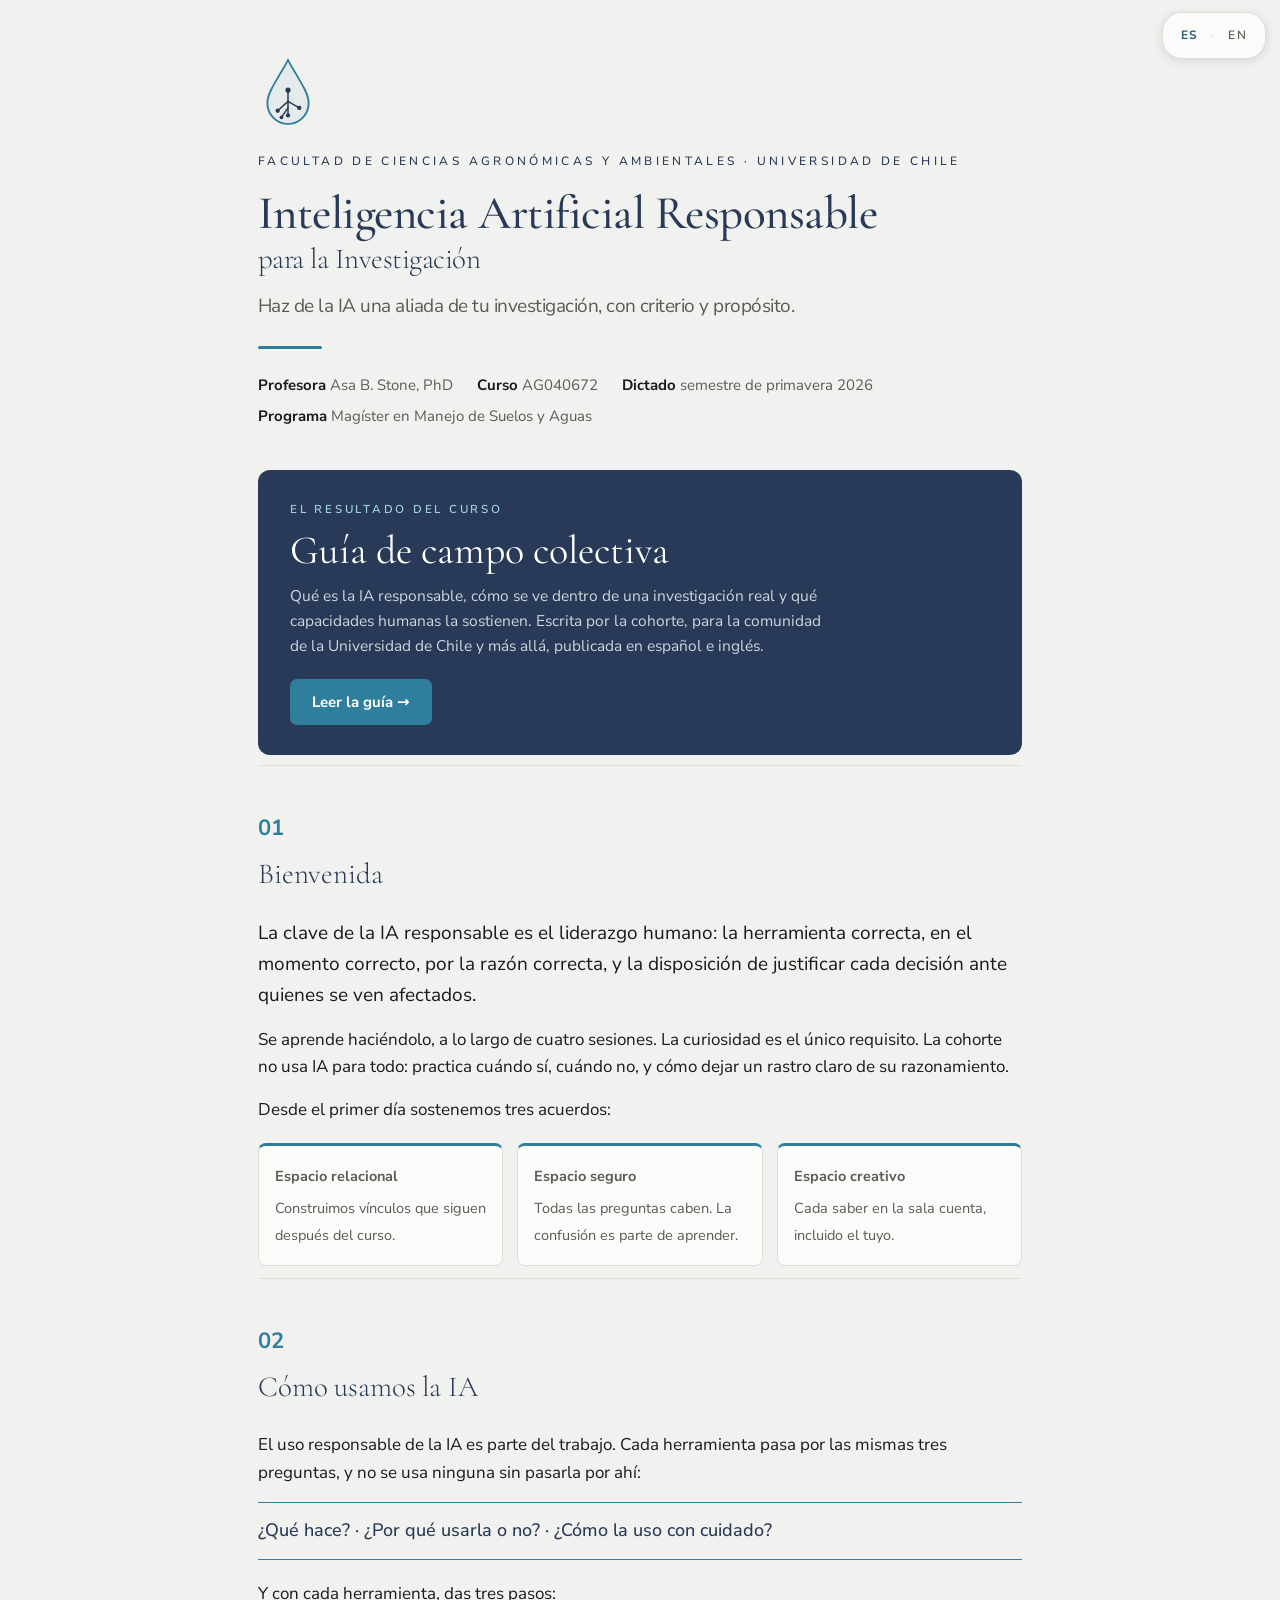
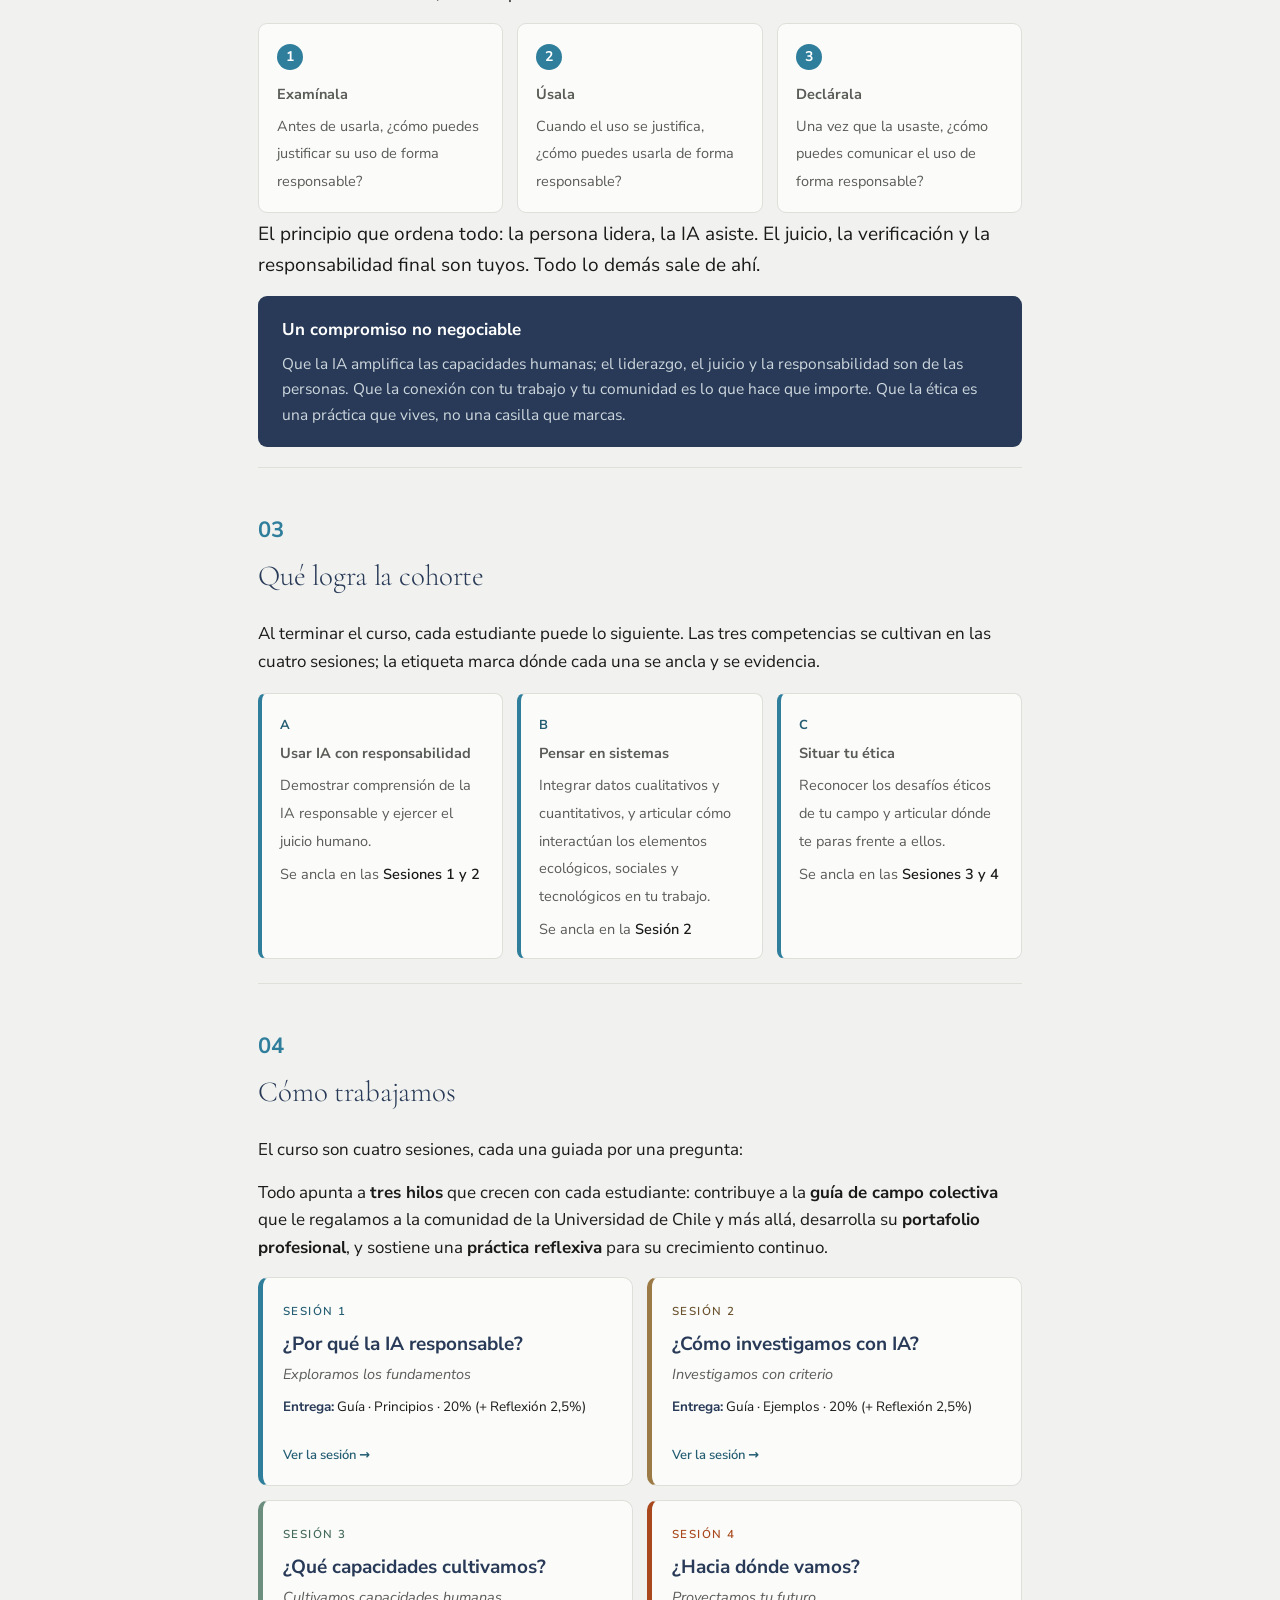
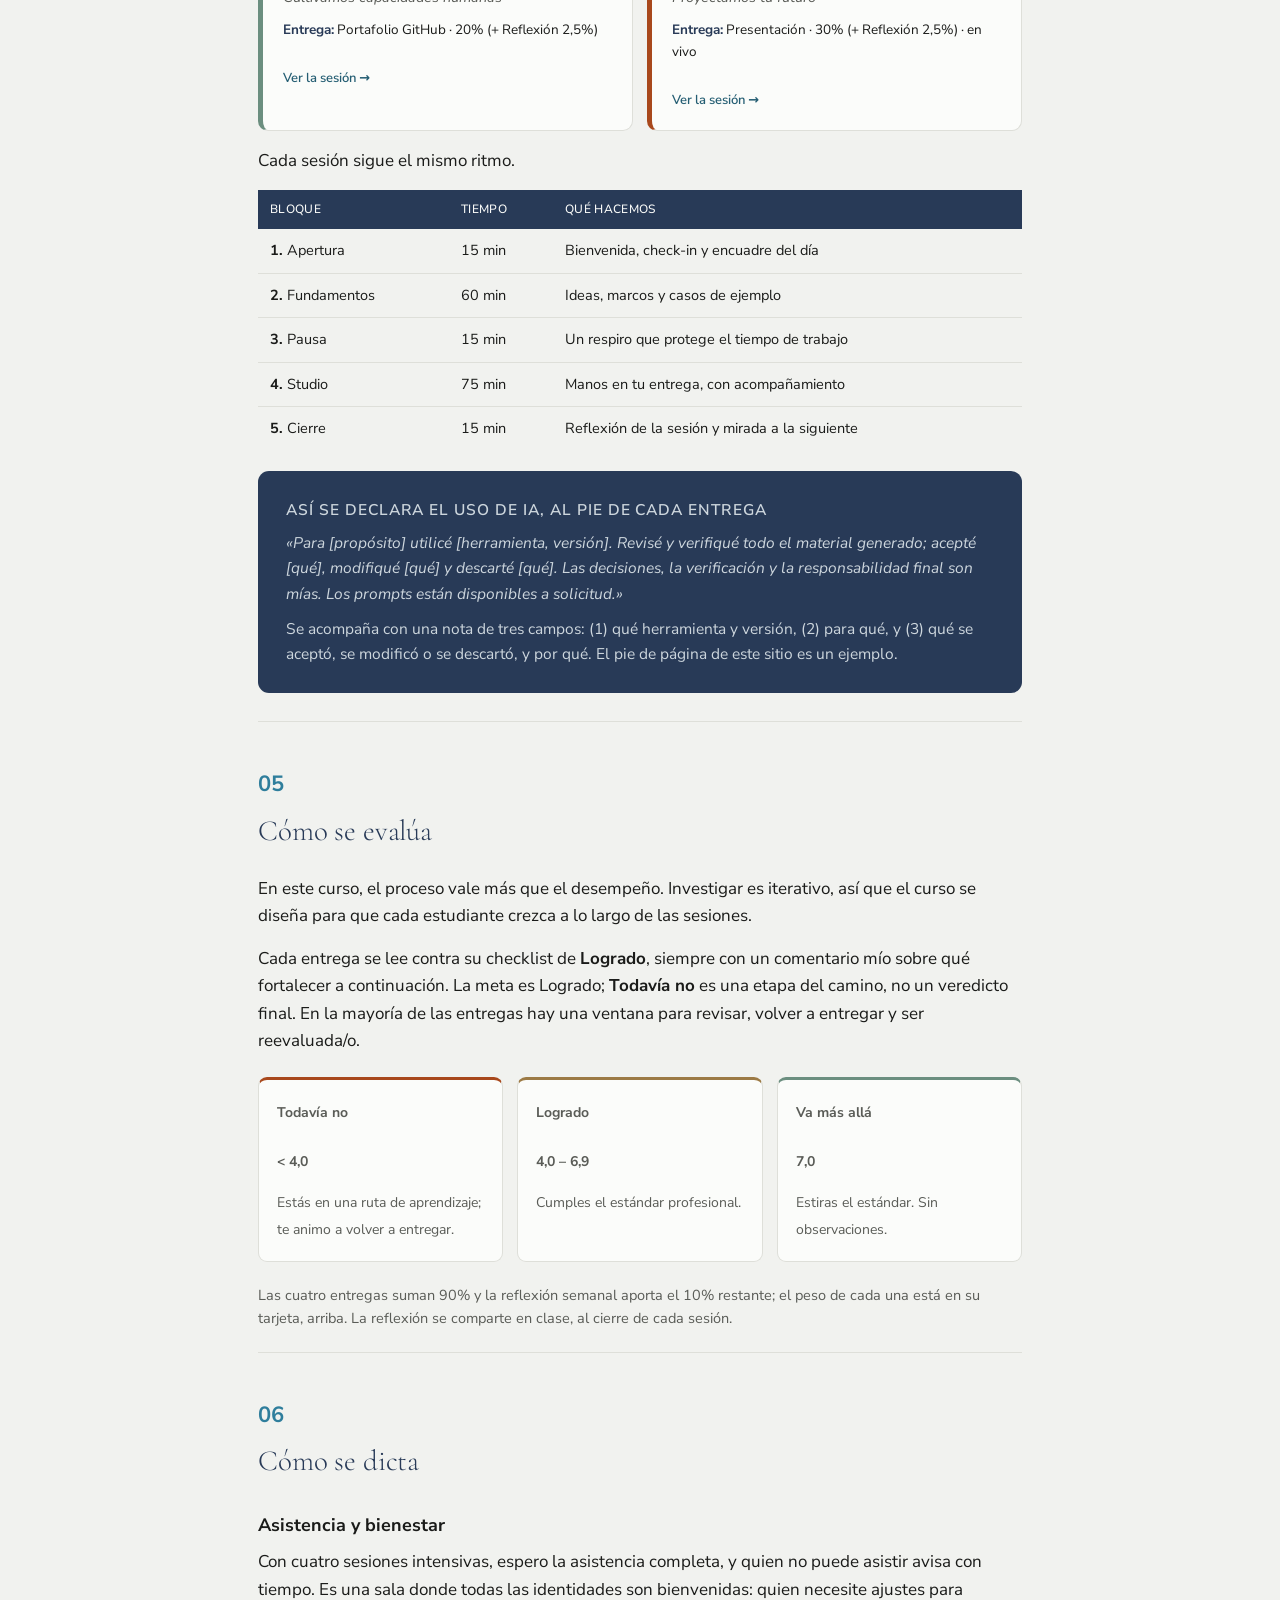
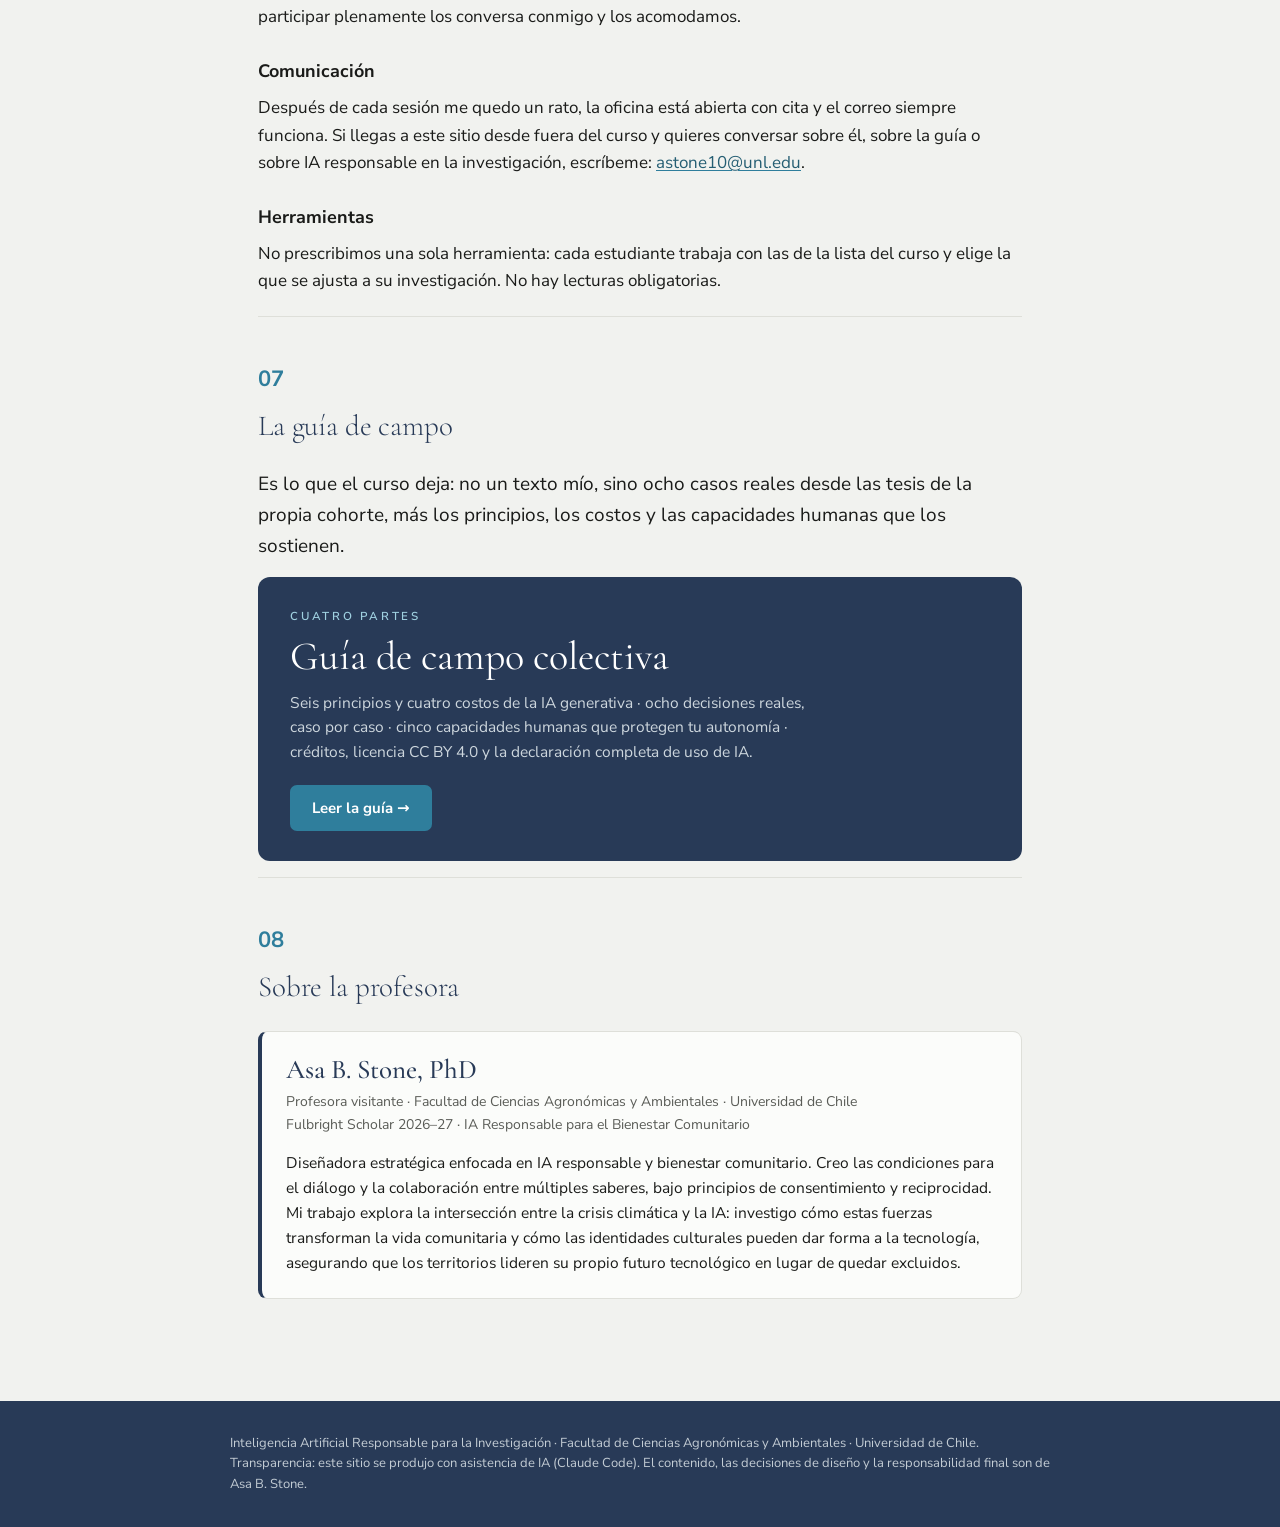
<file: index.html>
<!DOCTYPE html>
<html lang="es">
<head>
<meta charset="utf-8">
<meta name="viewport" content="width=device-width, initial-scale=1">
<title>Inteligencia Artificial Responsable para la Investigación · UChile</title>
<link rel="preconnect" href="https://fonts.googleapis.com">
<link rel="preconnect" href="https://fonts.gstatic.com" crossorigin>
<link href="https://fonts.googleapis.com/css2?family=Cormorant+Garamond:ital,wght@0,300;0,400;0,500;1,300;1,400&family=Nunito+Sans:ital,opsz,wght@0,6..12,300;0,6..12,400;0,6..12,500;0,6..12,700;1,6..12,400&display=swap" rel="stylesheet">
<link rel="stylesheet" href="styles.css">
<link rel="icon" href="favicon.svg" type="image/svg+xml">
<meta name="theme-color" content="#283A57">
<meta name="description" content="Registro público del curso AG040672 de la Facultad de Ciencias Agronómicas y Ambientales (U. de Chile), dictado en agosto y septiembre de 2026. Su resultado es una guía de campo colectiva sobre IA responsable en la investigación, escrita por la cohorte.">
<meta property="og:title" content="Inteligencia Artificial Responsable para la Investigación">
<meta property="og:description" content="Cuatro sesiones dictadas en agosto y septiembre de 2026, y la guía de campo colectiva que salió de ellas. Facultad de Ciencias Agronómicas y Ambientales · U. de Chile.">
<meta property="og:type" content="website">
<meta property="og:locale" content="es_CL">
</head>
<body data-lang="es">
<div class="langbar" role="group" aria-label="Idioma / Language">
  <button data-set="es" class="active" aria-pressed="true">ES</button><span aria-hidden="true">·</span><button data-set="en" aria-pressed="false">EN</button>
</div>

<div class="wrap">

<header class="mast">
  <svg class="mark" width="60" height="80" viewBox="0 0 64 84" fill="none" aria-hidden="true">
    <path d="M32 8 C 44 30, 54 42, 54 54 A 22 22 0 1 1 10 54 C 10 42, 20 30, 32 8 Z" fill="#2F7E9C" fill-opacity=".06" stroke="#2F7E9C" stroke-width="2"/>
    <g stroke="#283A57" stroke-width="1.6" stroke-linecap="round">
      <line x1="32" y1="40" x2="32" y2="67"/>
      <line x1="32" y1="52" x2="21" y2="62"/>
      <line x1="32" y1="52" x2="44" y2="59"/>
      <line x1="32" y1="59" x2="25" y2="69"/>
    </g>
    <g fill="#283A57">
      <circle cx="32" cy="40" r="2.7"/><circle cx="21" cy="62" r="2.3"/><circle cx="44" cy="59" r="2.3"/>
      <circle cx="25" cy="69" r="2"/><circle cx="32" cy="67" r="2.3"/>
    </g>
  </svg>
  <p class="eyebrow"><span class="lang-es">Facultad de Ciencias Agronómicas y Ambientales · Universidad de Chile</span><span class="lang-en">Facultad de Ciencias Agronómicas y Ambientales · University of Chile</span></p>
  <h1><span class="big"><span class="lang-es">Inteligencia Artificial Responsable</span><span class="lang-en">Responsible Artificial Intelligence</span></span><span class="sub"><span class="lang-es">para la Investigación</span><span class="lang-en">for Research</span></span>
    <span class="lede"><span class="lang-es">Haz de la IA una aliada de tu investigación, con criterio y propósito.</span><span class="lang-en">Make AI an ally of your research, with judgment and purpose.</span></span>
  </h1>
  <div class="rule"></div>
  <div class="facts">
    <span><b><span class="lang-es">Profesora</span><span class="lang-en">Instructor</span></b> Asa B. Stone, PhD</span>
    <span><b><span class="lang-es">Curso</span><span class="lang-en">Course</span></b> AG040672</span>
    <span><b><span class="lang-es">Dictado</span><span class="lang-en">Taught</span></b> <span class="lang-es">semestre de primavera 2026</span><span class="lang-en">Spring semester 2026</span></span>
    <span><b><span class="lang-es">Programa</span><span class="lang-en">Program</span></b> <span class="lang-es">Magíster en Manejo de Suelos y Aguas</span><span class="lang-en">Master&#39;s in Soil and Water Management</span></span>
  </div>
</header>

<div class="guiacta">
  <span class="gk"><span class="lang-es">El resultado del curso</span><span class="lang-en">What the course produced</span></span>
  <span class="gt"><span class="lang-es">Guía de campo colectiva</span><span class="lang-en">Collective field guide</span></span>
  <span class="gd"><span class="lang-es">Qué es la IA responsable, cómo se ve dentro de una investigación real y qué capacidades humanas la sostienen. Escrita por la cohorte, para la comunidad de la Universidad de Chile y más allá, publicada en español e inglés.</span><span class="lang-en">What responsible AI is, what it looks like inside real research, and which human capacities hold it up. Written by the cohort, for the University of Chile community and beyond, published in Spanish and English.</span></span>
  <a class="gbtn" href="guia.html"><span class="lang-es">Leer la guía →</span><span class="lang-en">Read the guide →</span></a>
</div>

<section>
  <span class="snum">01</span>
  <h2><span class="lang-es">Bienvenida</span><span class="lang-en">Welcome</span></h2>
  <p class="lead"><span class="lang-es">La clave de la IA responsable es el liderazgo humano: la herramienta correcta, en el momento correcto, por la razón correcta, y la disposición de justificar cada decisión ante quienes se ven afectados.</span><span class="lang-en">The key to responsible AI is human leadership: the right tool, at the right moment, for the right reason, and the willingness to justify every decision to those it affects.</span></p>
  <p><span class="lang-es">Se aprende haciéndolo, a lo largo de cuatro sesiones. La curiosidad es el único requisito. La cohorte no usa IA para todo: practica cuándo sí, cuándo no, y cómo dejar un rastro claro de su razonamiento.</span><span class="lang-en">The cohort learns by doing, across four sessions. Curiosity is the only prerequisite. They do not use AI for everything: they practice deciding when to, when not to, and how to leave a clear trail of their reasoning.</span></p>
  <p><span class="lang-es">Desde el primer día sostenemos tres acuerdos:</span><span class="lang-en">From day one we hold three agreements:</span></p>
  <div class="pledges">
    <div class="pledge"><b><span class="lang-es">Espacio relacional</span><span class="lang-en">Relational space</span></b><span><span class="lang-es">Construimos vínculos que siguen después del curso.</span><span class="lang-en">We build bonds that outlast the course.</span></span></div>
    <div class="pledge"><b><span class="lang-es">Espacio seguro</span><span class="lang-en">Safe space</span></b><span><span class="lang-es">Todas las preguntas caben. La confusión es parte de aprender.</span><span class="lang-en">Every question belongs. Confusion is part of learning.</span></span></div>
    <div class="pledge"><b><span class="lang-es">Espacio creativo</span><span class="lang-en">Creative space</span></b><span><span class="lang-es">Cada saber en la sala cuenta, incluido el tuyo.</span><span class="lang-en">Every kind of knowledge in the room counts, yours included.</span></span></div>
  </div>
</section>

<section id="uso">
  <span class="snum">02</span>
  <h2><span class="lang-es">Cómo usamos la IA</span><span class="lang-en">How we use AI</span></h2>
  <p><span class="lang-es">El uso responsable de la IA es parte del trabajo. Cada herramienta pasa por las mismas tres preguntas, y no se usa ninguna sin pasarla por ahí:</span><span class="lang-en">Responsible AI use is part of the work. Every tool goes through the same three questions, and none gets used without running through them:</span></p>
  <div class="threeq"><span class="lang-es">¿Qué hace? · ¿Por qué usarla o no? · ¿Cómo la uso con cuidado?</span><span class="lang-en">What does it do? · Why or why not use it? · How do I use it with care?</span></div>
  <p><span class="lang-es">Y con cada herramienta, das tres pasos:</span><span class="lang-en">And with each tool, you take three steps:</span></p>
  <div class="flow">
    <div class="step"><span class="n">1</span><b><span class="lang-es">Examínala</span><span class="lang-en">Examine it</span></b><span><span class="lang-es">Antes de usarla, ¿cómo puedes justificar su uso de forma responsable?</span><span class="lang-en">Before using it, how can you justify the use responsibly?</span></span></div>
    <div class="step"><span class="n">2</span><b><span class="lang-es">Úsala</span><span class="lang-en">Use it</span></b><span><span class="lang-es">Cuando el uso se justifica, ¿cómo puedes usarla de forma responsable?</span><span class="lang-en">When the use is justified, how can you use it responsibly?</span></span></div>
    <div class="step"><span class="n">3</span><b><span class="lang-es">Declárala</span><span class="lang-en">Declare it</span></b><span><span class="lang-es">Una vez que la usaste, ¿cómo puedes comunicar el uso de forma responsable?</span><span class="lang-en">Once you used it, how can you communicate the use responsibly?</span></span></div>
  </div>
  <p class="lead"><span class="lang-es">El principio que ordena todo: la persona lidera, la IA asiste. El juicio, la verificación y la responsabilidad final son tuyos. Todo lo demás sale de ahí.</span><span class="lang-en">The principle behind everything: the human leads, AI assists. The judgment, the verification, and the final responsibility are yours. Everything else follows from that.</span></p>
  <div class="durable">
    <b><span class="lang-es">Un compromiso no negociable</span><span class="lang-en">A non-negotiable commitment</span></b>
    <p><span class="lang-es">Que la IA amplifica las capacidades humanas; el liderazgo, el juicio y la responsabilidad son de las personas. Que la conexión con tu trabajo y tu comunidad es lo que hace que importe. Que la ética es una práctica que vives, no una casilla que marcas.</span><span class="lang-en">That AI amplifies human capacities; leadership, judgment, and responsibility belong to people. That connection to your work and your community is what makes it matter. That ethics is a practice you live, not a box you check.</span></p>
  </div>
</section>

<section>
  <span class="snum">03</span>
  <h2><span class="lang-es">Qué logra la cohorte</span><span class="lang-en">What the cohort achieves</span></h2>
  <p><span class="lang-es">Al terminar el curso, cada estudiante puede lo siguiente. Las tres competencias se cultivan en las cuatro sesiones; la etiqueta marca dónde cada una se ancla y se evidencia.</span><span class="lang-en">By the end of the course, each student can do the following. All three competencies are cultivated across the four sessions; the tag marks where each one is anchored and evidenced.</span></p>
  <div class="outcomes">
    <div class="oc"><span class="id">A</span><b><span class="lang-es">Usar IA con responsabilidad</span><span class="lang-en">Use AI responsibly</span></b><span><span class="lang-es">Demostrar comprensión de la IA responsable y ejercer el juicio humano.</span><span class="lang-en">Demonstrate understanding of responsible AI and practice human judgment.</span></span><span class="tag"><span class="lang-es">Se ancla en las <em>Sesiones 1 y 2</em></span><span class="lang-en">Anchored in <em>Sessions 1 &amp; 2</em></span></span></div>
    <div class="oc"><span class="id">B</span><b><span class="lang-es">Pensar en sistemas</span><span class="lang-en">Think in systems</span></b><span><span class="lang-es">Integrar datos cualitativos y cuantitativos, y articular cómo interactúan los elementos ecológicos, sociales y tecnológicos en tu trabajo.</span><span class="lang-en">Integrate qualitative and quantitative data, and articulate how the ecological, social, and technological elements interact in your work.</span></span><span class="tag"><span class="lang-es">Se ancla en la <em>Sesión 2</em></span><span class="lang-en">Anchored in <em>Session 2</em></span></span></div>
    <div class="oc"><span class="id">C</span><b><span class="lang-es">Situar tu ética</span><span class="lang-en">Situate your ethics</span></b><span><span class="lang-es">Reconocer los desafíos éticos de tu campo y articular dónde te paras frente a ellos.</span><span class="lang-en">Recognize your field's ethical challenges and articulate where you stand on them.</span></span><span class="tag"><span class="lang-es">Se ancla en las <em>Sesiones 3 y 4</em></span><span class="lang-en">Anchored in <em>Sessions 3 &amp; 4</em></span></span></div>
  </div>
</section>

<section>
  <span class="snum">04</span>
  <h2><span class="lang-es">Cómo trabajamos</span><span class="lang-en">How we work</span></h2>
  <p><span class="lang-es">El curso son cuatro sesiones, cada una guiada por una pregunta:</span><span class="lang-en">The course is four sessions, each guided by a question:</span></p>
  <p><span class="lang-es">Todo apunta a <strong>tres hilos</strong> que crecen con cada estudiante: contribuye a la <strong>guía de campo colectiva</strong> que le regalamos a la comunidad de la Universidad de Chile y más allá, desarrolla su <strong>portafolio profesional</strong>, y sostiene una <strong>práctica reflexiva</strong> para su crecimiento continuo.</span><span class="lang-en">Everything builds on <strong>three threads</strong> that grow with each student: they contribute to the <strong>collective field guide</strong> we gift to the University of Chile community and beyond, they develop their <strong>professional portfolio</strong>, and they sustain a <strong>reflective practice</strong> for their continuous growth.</span></p>
  <div class="weekgrid">
    <a class="card c1" href="sesion-1.html"><span class="wk"><span class="lang-es">Sesión 1</span><span class="lang-en">Session 1</span></span><h3><span class="lang-es">¿Por qué la IA responsable?</span><span class="lang-en">Why responsible AI?</span></h3><p class="q"><span class="lang-es">Exploramos los fundamentos</span><span class="lang-en">We explore the foundations</span></p><p class="drop"><b><span class="lang-es">Entrega:</span><span class="lang-en">Deliverable:</span></b> <span class="lang-es">Guía · Principios · 20% (+ Reflexión 2,5%)</span><span class="lang-en">Guide · Principles · 20% (+ Reflection 2.5%)</span></p><span class="more"><span class="lang-es">Ver la sesión →</span><span class="lang-en">See the session →</span></span></a>
    <a class="card c2" href="sesion-2.html"><span class="wk"><span class="lang-es">Sesión 2</span><span class="lang-en">Session 2</span></span><h3><span class="lang-es">¿Cómo investigamos con IA?</span><span class="lang-en">How do we research with AI?</span></h3><p class="q"><span class="lang-es">Investigamos con criterio</span><span class="lang-en">We research with judgment</span></p><p class="drop"><b><span class="lang-es">Entrega:</span><span class="lang-en">Deliverable:</span></b> <span class="lang-es">Guía · Ejemplos · 20% (+ Reflexión 2,5%)</span><span class="lang-en">Guide · Examples · 20% (+ Reflection 2.5%)</span></p><span class="more"><span class="lang-es">Ver la sesión →</span><span class="lang-en">See the session →</span></span></a>
    <a class="card c3" href="sesion-3.html"><span class="wk"><span class="lang-es">Sesión 3</span><span class="lang-en">Session 3</span></span><h3><span class="lang-es">¿Qué capacidades cultivamos?</span><span class="lang-en">Which capacities do we cultivate?</span></h3><p class="q"><span class="lang-es">Cultivamos capacidades humanas</span><span class="lang-en">We cultivate human capacities</span></p><p class="drop"><b><span class="lang-es">Entrega:</span><span class="lang-en">Deliverable:</span></b> <span class="lang-es">Portafolio GitHub · 20% (+ Reflexión 2,5%)</span><span class="lang-en">GitHub portfolio · 20% (+ Reflection 2.5%)</span></p><span class="more"><span class="lang-es">Ver la sesión →</span><span class="lang-en">See the session →</span></span></a>
    <a class="card c4" href="sesion-4.html"><span class="wk"><span class="lang-es">Sesión 4</span><span class="lang-en">Session 4</span></span><h3><span class="lang-es">¿Hacia dónde vamos?</span><span class="lang-en">Where are we headed?</span></h3><p class="q"><span class="lang-es">Proyectamos tu futuro</span><span class="lang-en">We look to your future</span></p><p class="drop"><b><span class="lang-es">Entrega:</span><span class="lang-en">Deliverable:</span></b> <span class="lang-es">Presentación · 30% (+ Reflexión 2,5%) · en vivo</span><span class="lang-en">Presentation · 30% (+ Reflection 2.5%) · live</span></p><span class="more"><span class="lang-es">Ver la sesión →</span><span class="lang-en">See the session →</span></span></a>
  </div>
  <p><span class="lang-es">Cada sesión sigue el mismo ritmo.</span><span class="lang-en">Every session follows the same rhythm.</span></p>
  <table>
    <tr><th><span class="lang-es">Bloque</span><span class="lang-en">Block</span></th><th><span class="lang-es">Tiempo</span><span class="lang-en">Time</span></th><th><span class="lang-es">Qué hacemos</span><span class="lang-en">What we do</span></th></tr>
    <tr><td><span class="wkn">1.</span> <span class="lang-es">Apertura</span><span class="lang-en">Opening</span></td><td>15 min</td><td><span class="lang-es">Bienvenida, check-in y encuadre del día</span><span class="lang-en">Welcome, check-in, and framing the day</span></td></tr>
    <tr><td><span class="wkn">2.</span> <span class="lang-es">Fundamentos</span><span class="lang-en">Fundamentals</span></td><td>60 min</td><td><span class="lang-es">Ideas, marcos y casos de ejemplo</span><span class="lang-en">Ideas, frameworks, and example cases</span></td></tr>
    <tr><td><span class="wkn">3.</span> <span class="lang-es">Pausa</span><span class="lang-en">Break</span></td><td>15 min</td><td><span class="lang-es">Un respiro que protege el tiempo de trabajo</span><span class="lang-en">A breather that protects work time</span></td></tr>
    <tr><td><span class="wkn">4.</span> Studio</td><td>75 min</td><td><span class="lang-es">Manos en tu entrega, con acompañamiento</span><span class="lang-en">Hands on your deliverable, with support</span></td></tr>
    <tr><td><span class="wkn">5.</span> <span class="lang-es">Cierre</span><span class="lang-en">Close</span></td><td>15 min</td><td><span class="lang-es">Reflexión de la sesión y mirada a la siguiente</span><span class="lang-en">Session reflection and a look at the next</span></td></tr>
  </table>
  <div class="principle" id="declaracion">
    <p class="plabel"><span class="lang-es">Así se declara el uso de IA, al pie de cada entrega</span><span class="lang-en">How AI use is declared, at the foot of every deliverable</span></p>
    <p class="pq"><span class="lang-es">«Para [propósito] utilicé [herramienta, versión]. Revisé y verifiqué todo el material generado; acepté [qué], modifiqué [qué] y descarté [qué]. Las decisiones, la verificación y la responsabilidad final son mías. Los prompts están disponibles a solicitud.»</span><span class="lang-en">"For [purpose] I used [tool, version]. I reviewed and verified all generated material; I accepted [what], modified [what], and discarded [what]. The decisions, the verification, and the final responsibility are mine. Prompts are available on request."</span></p>
    <p class="pf"><span class="lang-es">Se acompaña con una nota de tres campos: (1) qué herramienta y versión, (2) para qué, y (3) qué se aceptó, se modificó o se descartó, y por qué. El pie de página de este sitio es un ejemplo.</span><span class="lang-en">It is accompanied by a three-field note: (1) which tool and version, (2) what for, and (3) what was accepted, modified, or discarded, and why. This site&#39;s footer is an example.</span></p>
  </div>
</section>

<section id="evaluacion">
  <span class="snum">05</span>
  <h2><span class="lang-es">Cómo se evalúa</span><span class="lang-en">How you're assessed</span></h2>
  <p><span class="lang-es">En este curso, el proceso vale más que el desempeño. Investigar es iterativo, así que el curso se diseña para que cada estudiante crezca a lo largo de las sesiones.</span><span class="lang-en">In this course, process counts for more than performance. Research is iterative, so the course is designed for each student to grow across the sessions.</span></p>
  <p><span class="lang-es">Cada entrega se lee contra su checklist de <strong>Logrado</strong>, siempre con un comentario mío sobre qué fortalecer a continuación. La meta es Logrado; <strong>Todavía no</strong> es una etapa del camino, no un veredicto final. En la mayoría de las entregas hay una ventana para revisar, volver a entregar y ser reevaluada/o.</span><span class="lang-en">Each deliverable is read against its <strong>Achieved</strong> checklist, always with a comment from me on what to strengthen next. The goal is Achieved; <strong>Not yet</strong> is a stage on the path, not a final verdict. For most deliverables there is a window to revise, resubmit, and be reevaluated.</span></p>
  <div class="band">
    <div class="bcell lv-no"><b><span class="lang-es">Todavía no</span><span class="lang-en">Not yet</span></b><span class="g"><span class="lang-es">&lt; 4,0</span><span class="lang-en">&lt; 4.0</span></span><span><span class="lang-es">Estás en una ruta de aprendizaje; te animo a volver a entregar.</span><span class="lang-en">You're on a learning path and encouraged to resubmit.</span></span></div>
    <div class="bcell lv-si"><b><span class="lang-es">Logrado</span><span class="lang-en">Achieved</span></b><span class="g"><span class="lang-es">4,0 – 6,9</span><span class="lang-en">4.0 – 6.9</span></span><span><span class="lang-es">Cumples el estándar profesional.</span><span class="lang-en">You meet the professional standard.</span></span></div>
    <div class="bcell lv-mas"><b><span class="lang-es">Va más allá</span><span class="lang-en">Goes beyond</span></b><span class="g"><span class="lang-es">7,0</span><span class="lang-en">7.0</span></span><span><span class="lang-es">Estiras el estándar. Sin observaciones.</span><span class="lang-en">You stretch the standard. No notes.</span></span></div>
  </div>
  <p style="font-size:14.5px;color:var(--hai);"><span class="lang-es">Las cuatro entregas suman 90% y la reflexión semanal aporta el 10% restante; el peso de cada una está en su tarjeta, arriba. La reflexión se comparte en clase, al cierre de cada sesión.</span><span class="lang-en">The four deliverables add up to 90% and the weekly reflection contributes the remaining 10%; each one&#39;s weight is on its card, above. The reflection is shared in class, at the close of each session.</span></p>
</section>

<section>
  <span class="snum">06</span>
  <h2><span class="lang-es">Cómo se dicta</span><span class="lang-en">How it runs</span></h2>
  <h3><span class="lang-es">Asistencia y bienestar</span><span class="lang-en">Attendance and wellbeing</span></h3>
  <p><span class="lang-es">Con cuatro sesiones intensivas, espero la asistencia completa, y quien no puede asistir avisa con tiempo. Es una sala donde todas las identidades son bienvenidas: quien necesite ajustes para participar plenamente los conversa conmigo y los acomodamos.</span><span class="lang-en">With four intensive sessions, I expect full attendance, and anyone who cannot attend lets me know in advance. It is a room where all identities are welcome: anyone who needs accommodations to participate fully talks it through with me and we work it out.</span></p>
  <h3><span class="lang-es">Comunicación</span><span class="lang-en">Communication</span></h3>
  <p><span class="lang-es">Después de cada sesión me quedo un rato, la oficina está abierta con cita y el correo siempre funciona. Si llegas a este sitio desde fuera del curso y quieres conversar sobre él, sobre la guía o sobre IA responsable en la investigación, escríbeme: <a href="mailto:astone10@unl.edu">astone10@unl.edu</a>.</span><span class="lang-en">After every session I stay around, my office is open by appointment, and email always works. If you arrive at this site from outside the course and want to talk about it, about the guide, or about responsible AI in research, write to me: <a href="mailto:astone10@unl.edu">astone10@unl.edu</a>.</span></p>
  <h3><span class="lang-es">Herramientas</span><span class="lang-en">Tools</span></h3>
  <p><span class="lang-es">No prescribimos una sola herramienta: cada estudiante trabaja con las de la lista del curso y elige la que se ajusta a su investigación. No hay lecturas obligatorias.</span><span class="lang-en">We do not prescribe a single tool: each student works with those on the course list and chooses the one that fits their research. There are no required readings.</span></p>
</section>


<section id="guia-resumen">
  <span class="snum">07</span>
  <h2><span class="lang-es">La guía de campo</span><span class="lang-en">The field guide</span></h2>
  <p class="lead"><span class="lang-es">Es lo que el curso deja: no un texto mío, sino ocho casos reales desde las tesis de la propia cohorte, más los principios, los costos y las capacidades humanas que los sostienen.</span><span class="lang-en">It's what the course leaves behind: not a text of mine, but eight real cases from the cohort's own theses, plus the principles, the costs, and the human capacities that hold them up.</span></p>
  <div class="guiacta">
    <span class="gk"><span class="lang-es">Cuatro partes</span><span class="lang-en">Four parts</span></span>
    <span class="gt"><span class="lang-es">Guía de campo colectiva</span><span class="lang-en">Collective field guide</span></span>
    <span class="gd"><span class="lang-es">Seis principios y cuatro costos de la IA generativa · ocho decisiones reales, caso por caso · cinco capacidades humanas que protegen tu autonomía · créditos, licencia CC&nbsp;BY&nbsp;4.0 y la declaración completa de uso de IA.</span><span class="lang-en">Six principles and four costs of generative AI · eight real decisions, case by case · five human capacities that protect your autonomy · credits, CC&nbsp;BY&nbsp;4.0 license, and the full AI-use declaration.</span></span>
    <a class="gbtn" href="guia.html"><span class="lang-es">Leer la guía →</span><span class="lang-en">Read the guide →</span></a>
  </div>
</section>

<section id="profesora">
  <span class="snum">08</span>
  <h2><span class="lang-es">Sobre la profesora</span><span class="lang-en">About the instructor</span></h2>
  <div class="bio">
    <p class="bname">Asa B. Stone, PhD</p>
    <p class="brole"><span class="lang-es">Profesora visitante · Facultad de Ciencias Agronómicas y Ambientales · Universidad de Chile<br>Fulbright Scholar 2026&ndash;27 · IA Responsable para el Bienestar Comunitario</span><span class="lang-en">Visiting Professor · Facultad de Ciencias Agronómicas y Ambientales · University of Chile<br>Fulbright Scholar 2026&ndash;27 · Responsible AI for Community Wellbeing</span></p>
    <p><span class="lang-es">Diseñadora estratégica enfocada en IA responsable y bienestar comunitario. Creo las condiciones para el diálogo y la colaboración entre múltiples saberes, bajo principios de consentimiento y reciprocidad. Mi trabajo explora la intersección entre la crisis climática y la IA: investigo cómo estas fuerzas transforman la vida comunitaria y cómo las identidades culturales pueden dar forma a la tecnología, asegurando que los territorios lideren su propio futuro tecnológico en lugar de quedar excluidos.</span><span class="lang-en">Strategic Designer focusing on responsible AI and community wellbeing. I create the conditions for dialogue and collaboration across multiple ways of knowing, built on consent and reciprocity. My work addresses the intersection of climate change and AI, exploring how these forces reshape local communities, and how cultural and place-based identities can actively shape technology rather than being left out of it.</span></p>
  </div>
</section>

</div>

<footer><div class="footin">
  <span class="lang-es">Inteligencia Artificial Responsable para la Investigación · Facultad de Ciencias Agronómicas y Ambientales · Universidad de Chile.<br>
  Transparencia: este sitio se produjo con asistencia de IA (Claude Code). El contenido, las decisiones de diseño y la responsabilidad final son de Asa B. Stone.</span>
  <span class="lang-en">Responsible Artificial Intelligence for Research · Facultad de Ciencias Agronómicas y Ambientales · University of Chile.<br>
  Transparency: this site was produced with AI assistance (Claude Code). The content, the design decisions, and the final responsibility are Asa B. Stone's.</span>
</div></footer>

<script src="app.js" defer></script>
</body>
</html>
</file>
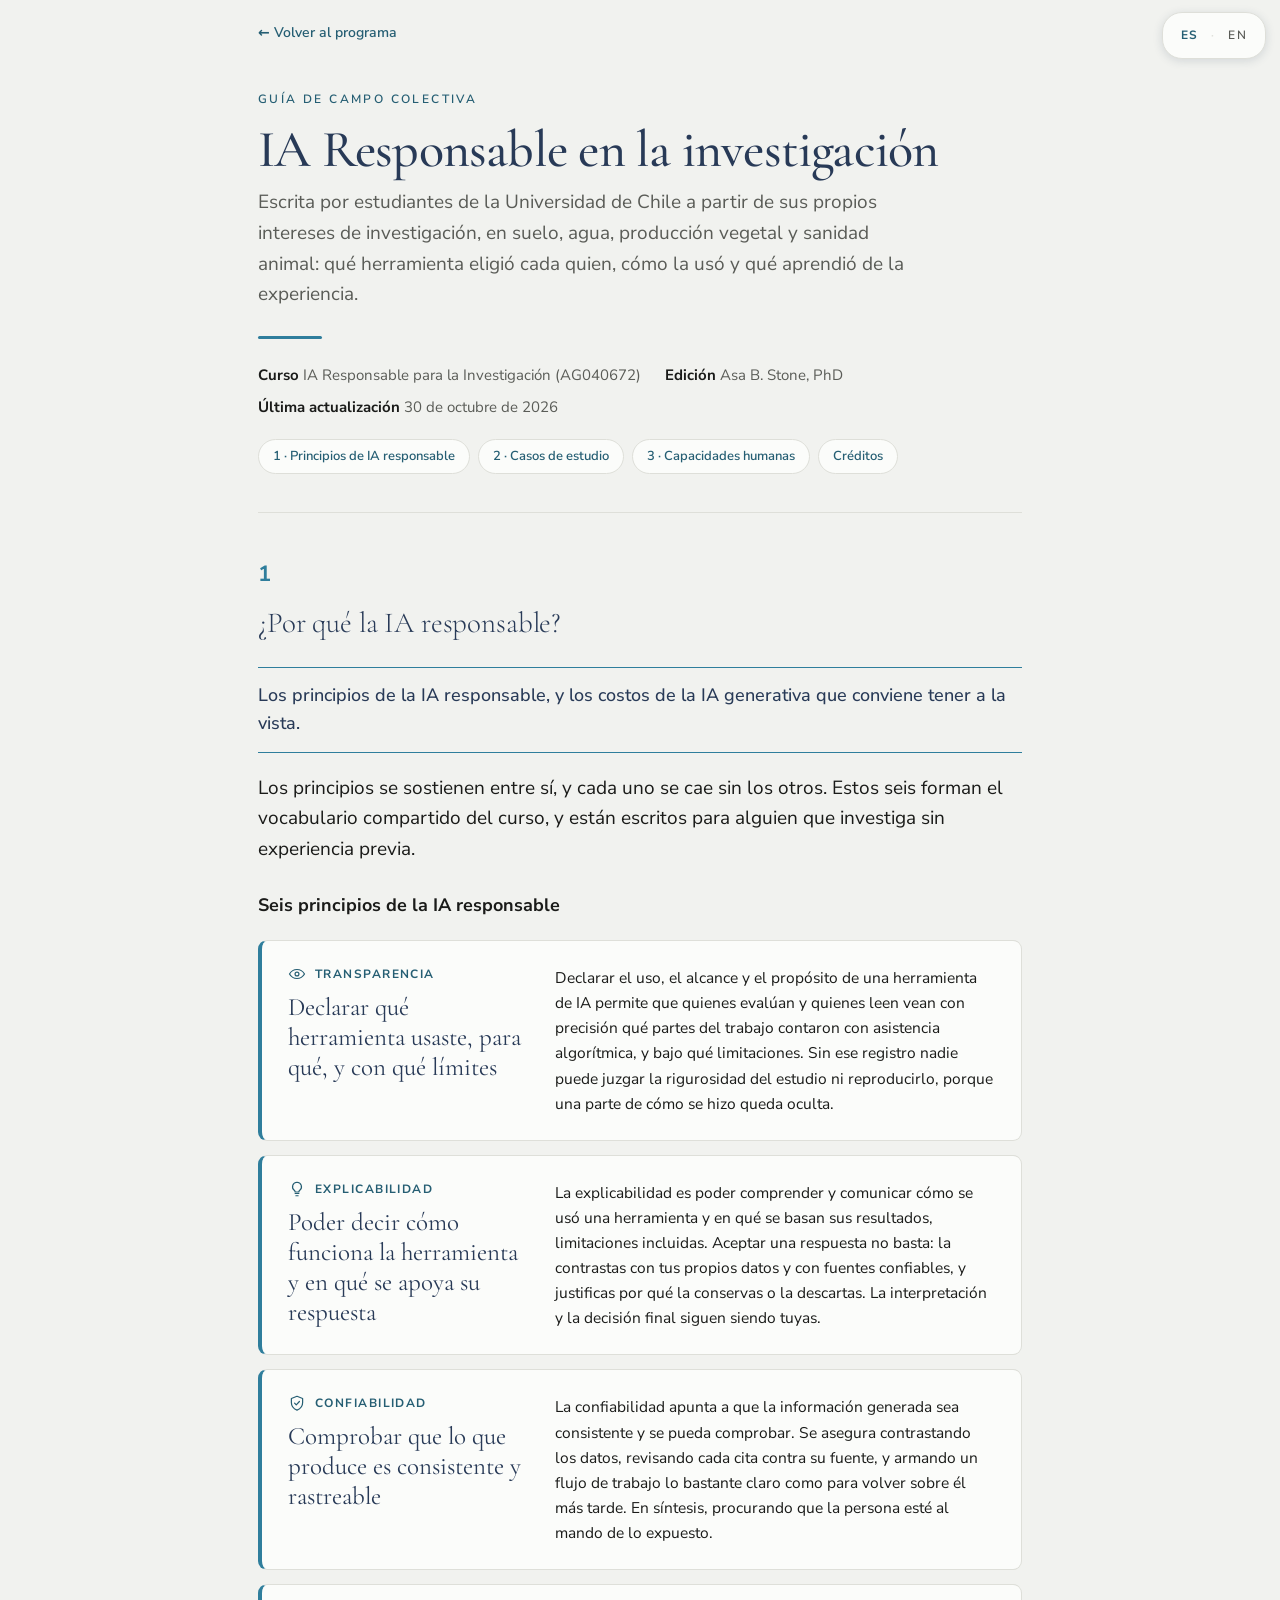
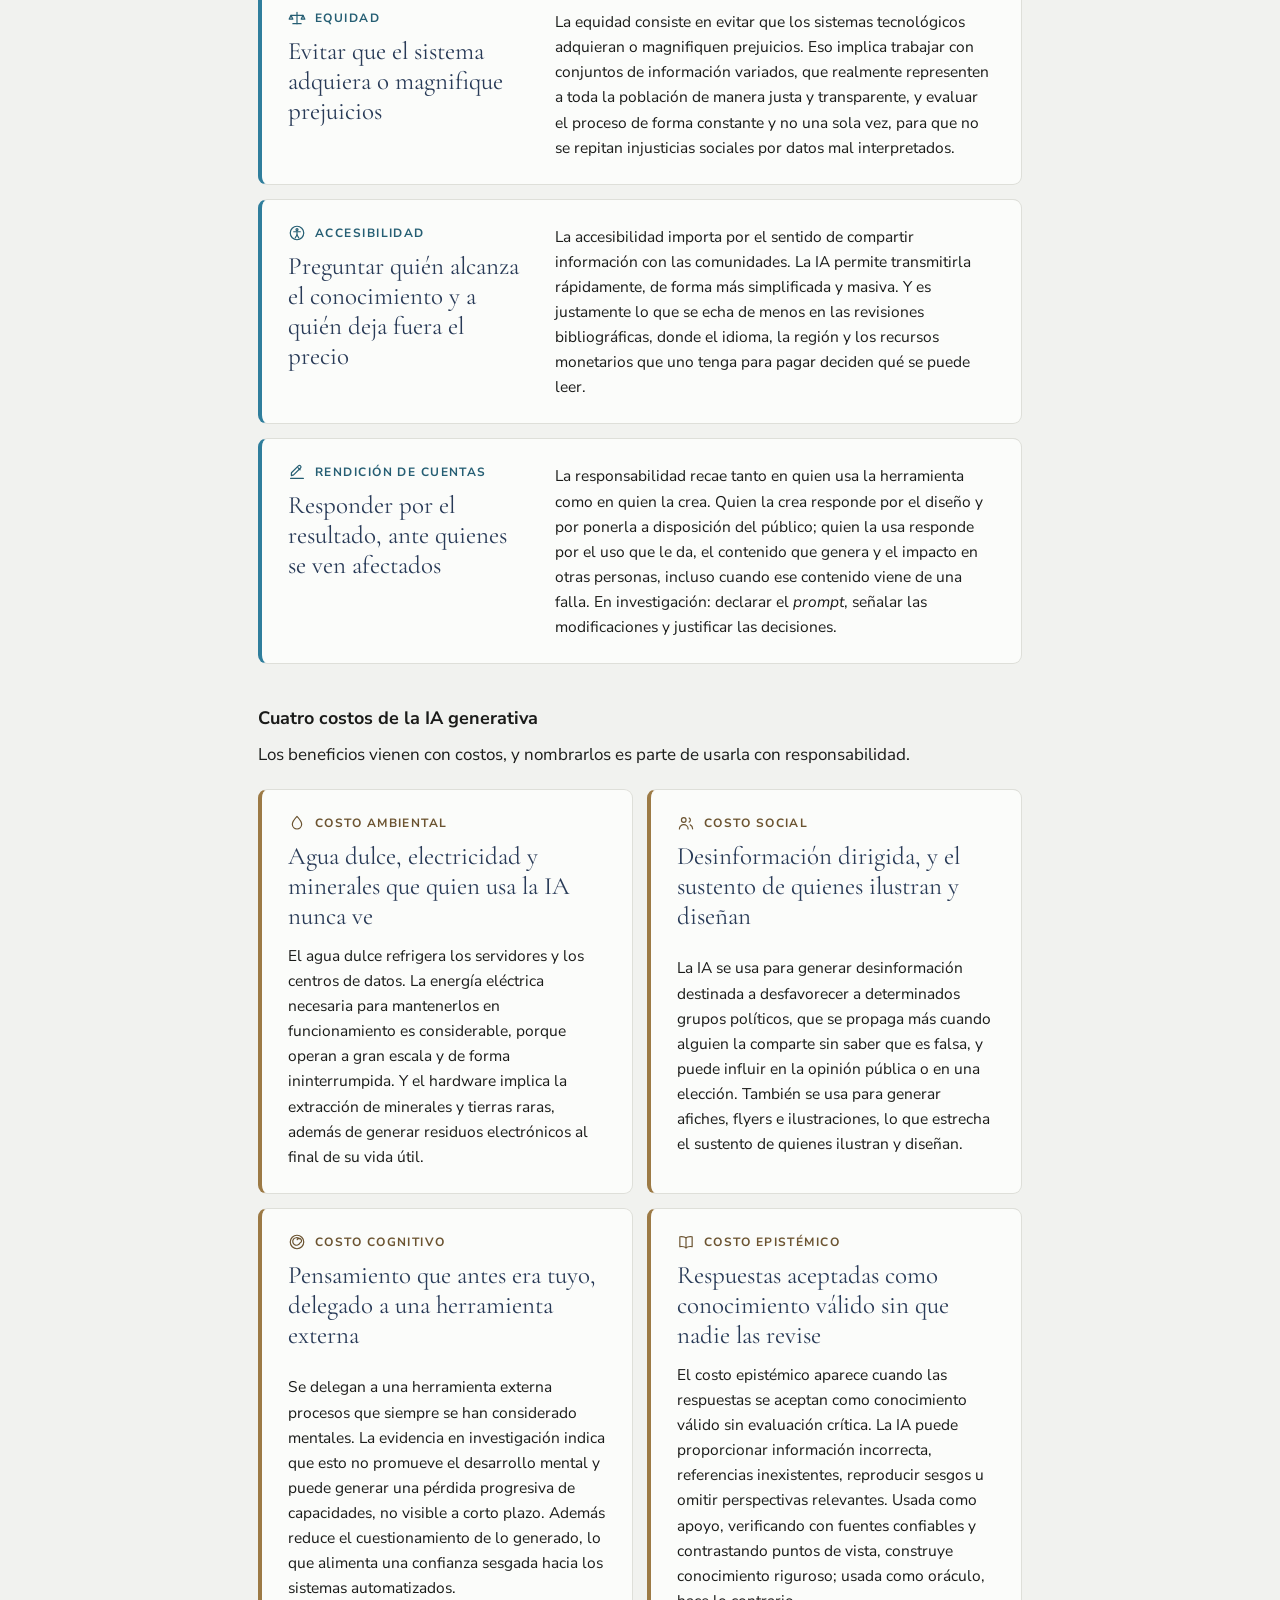
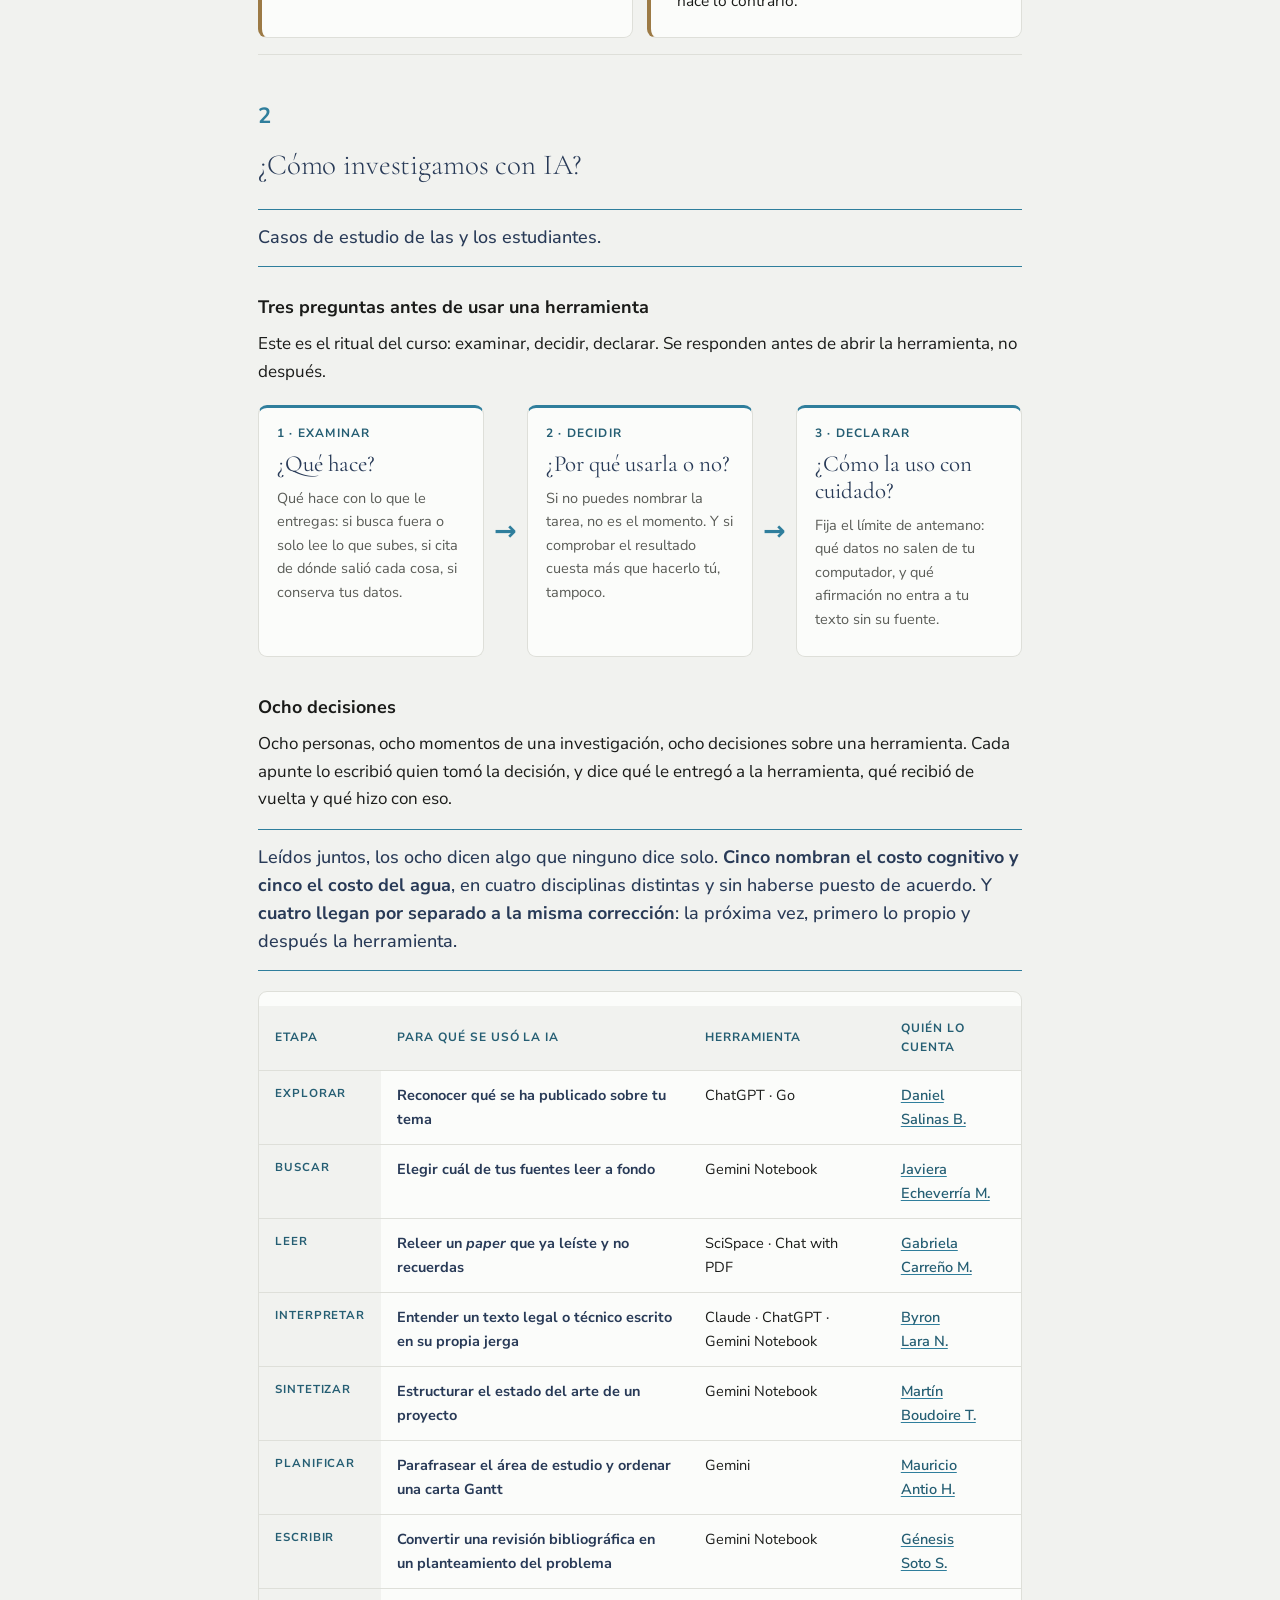
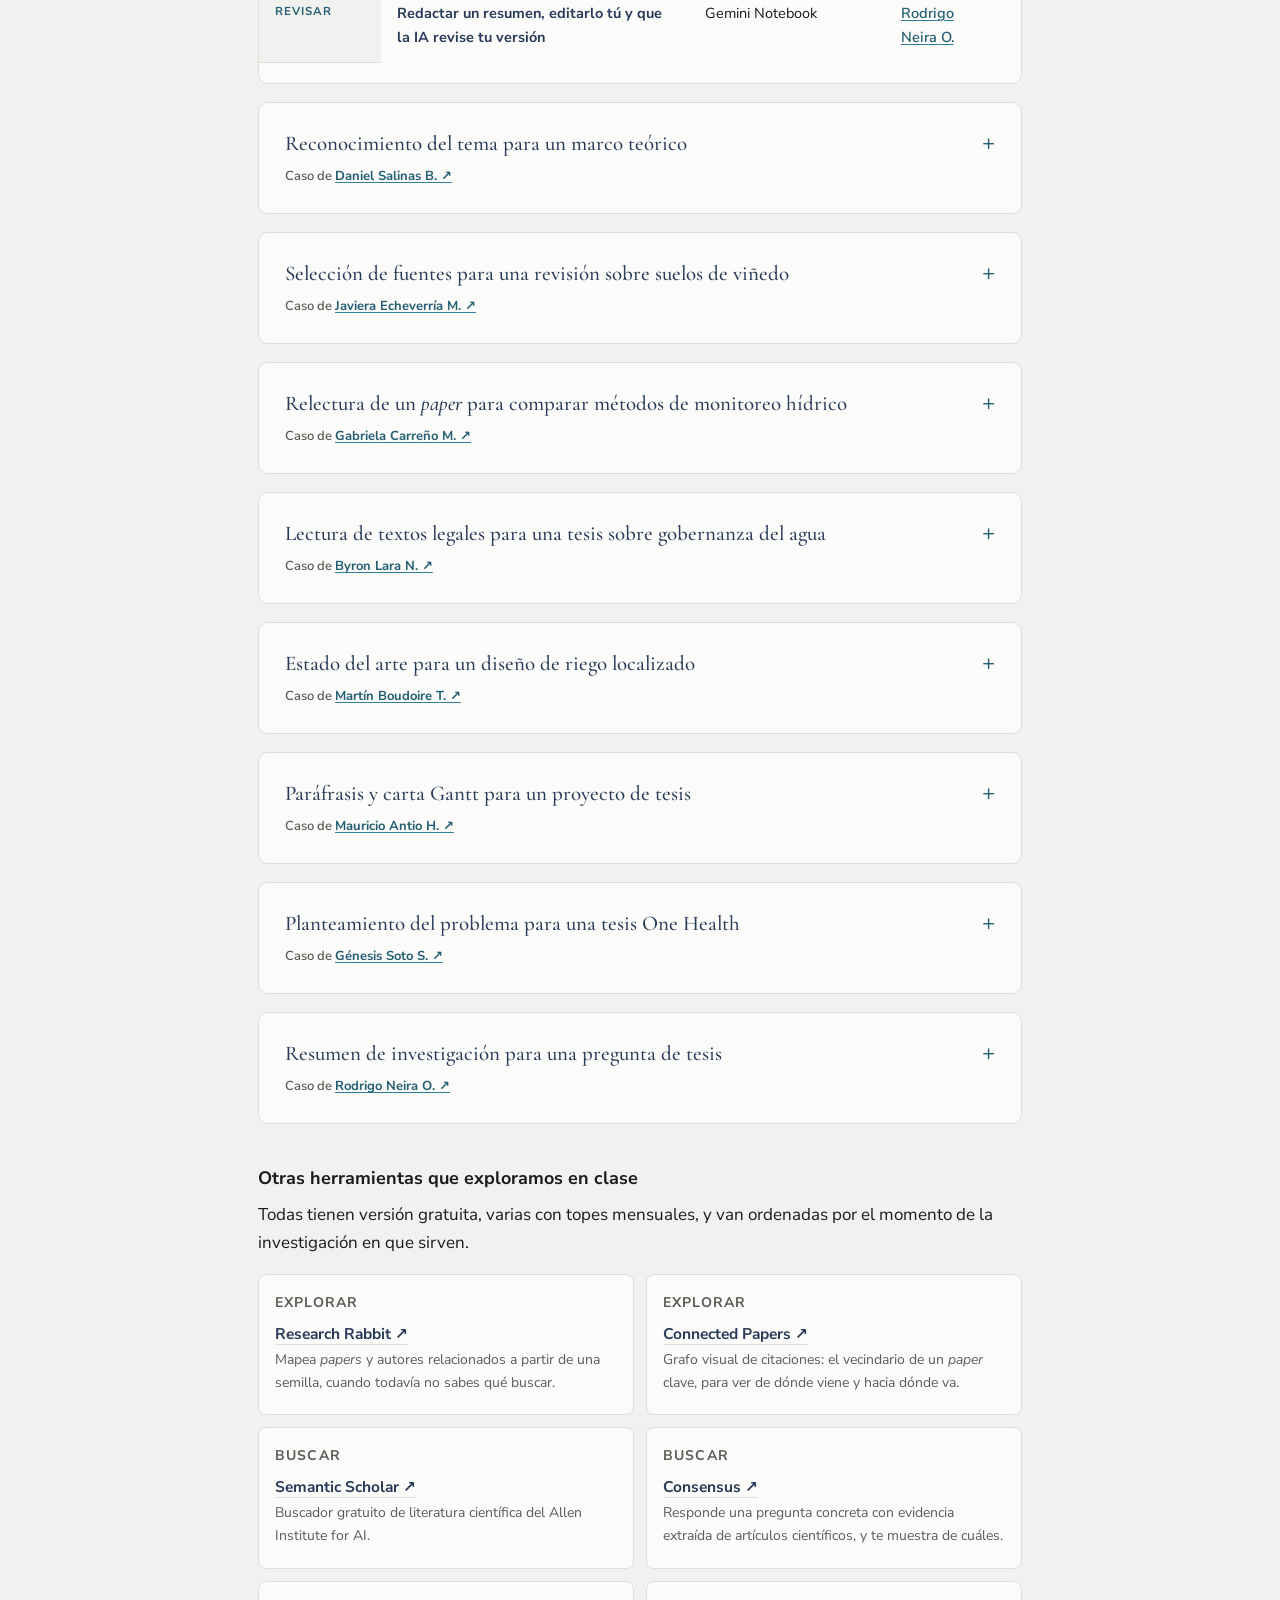
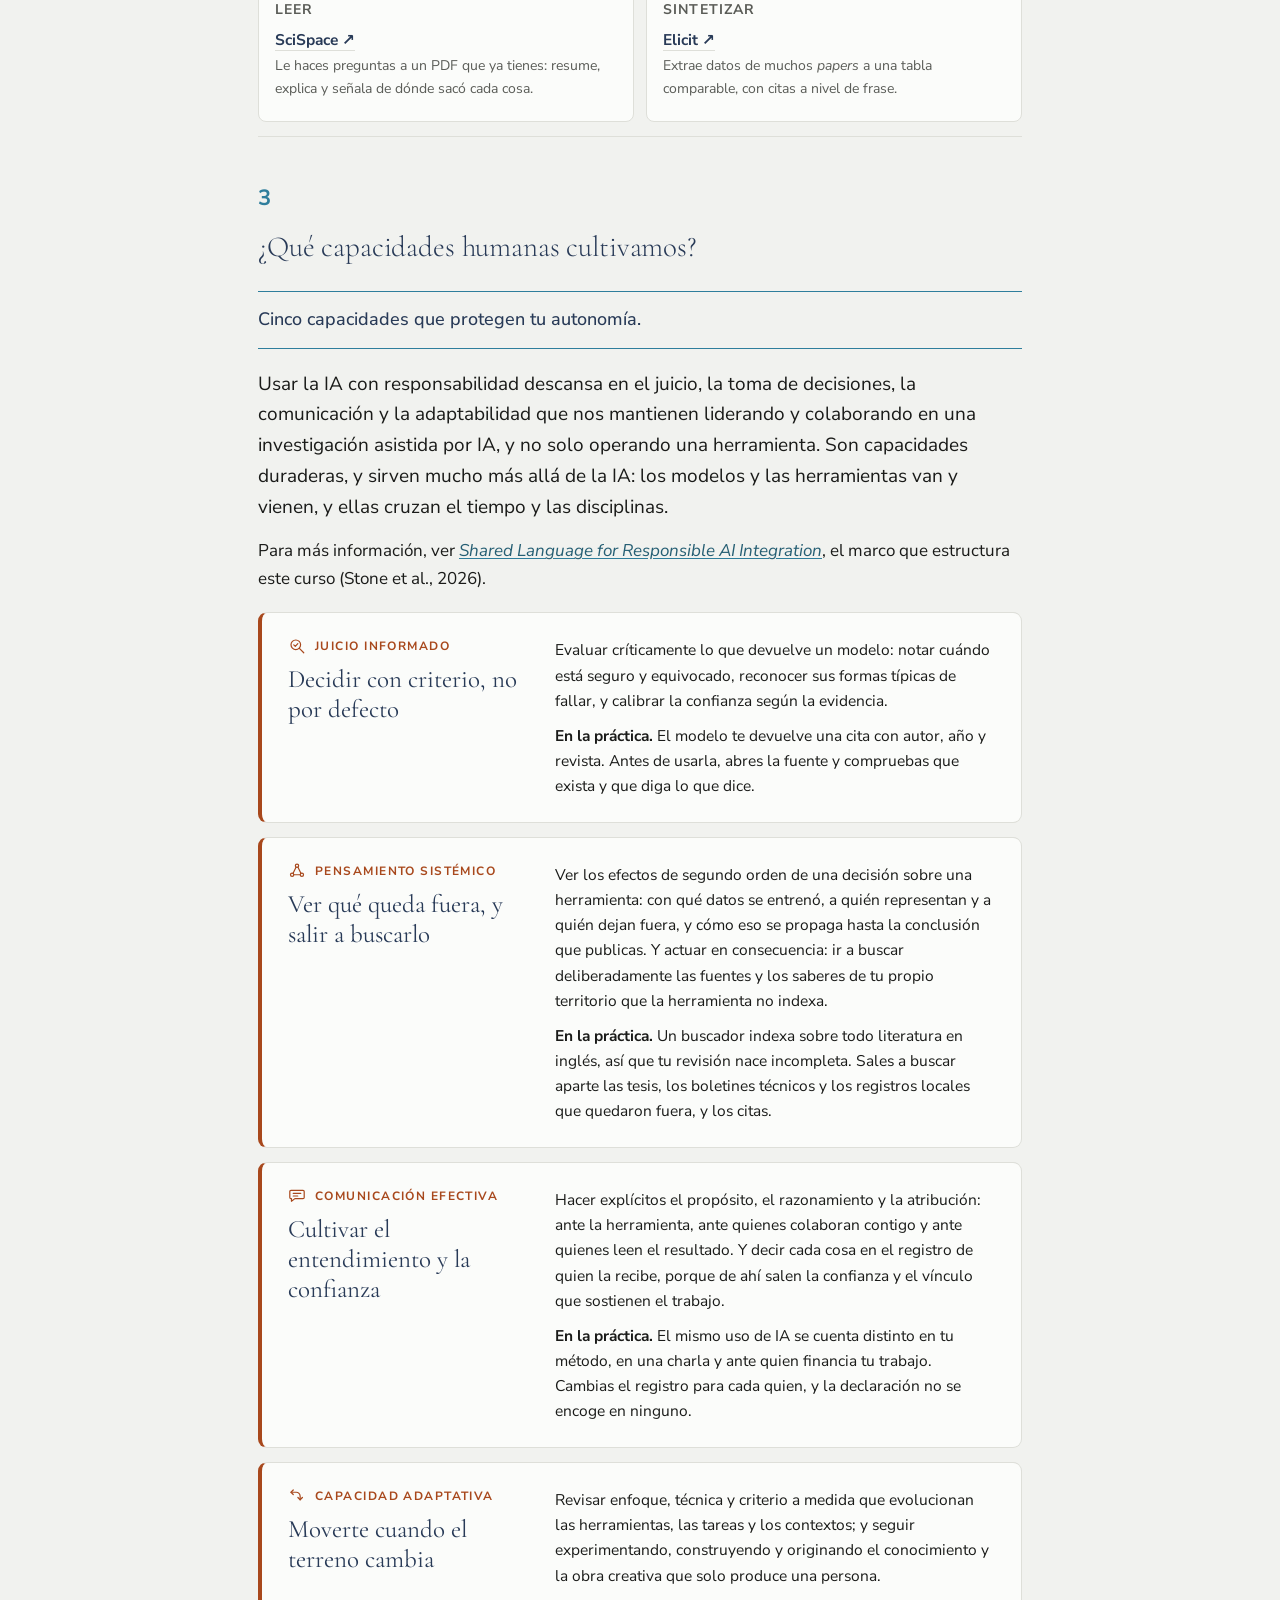
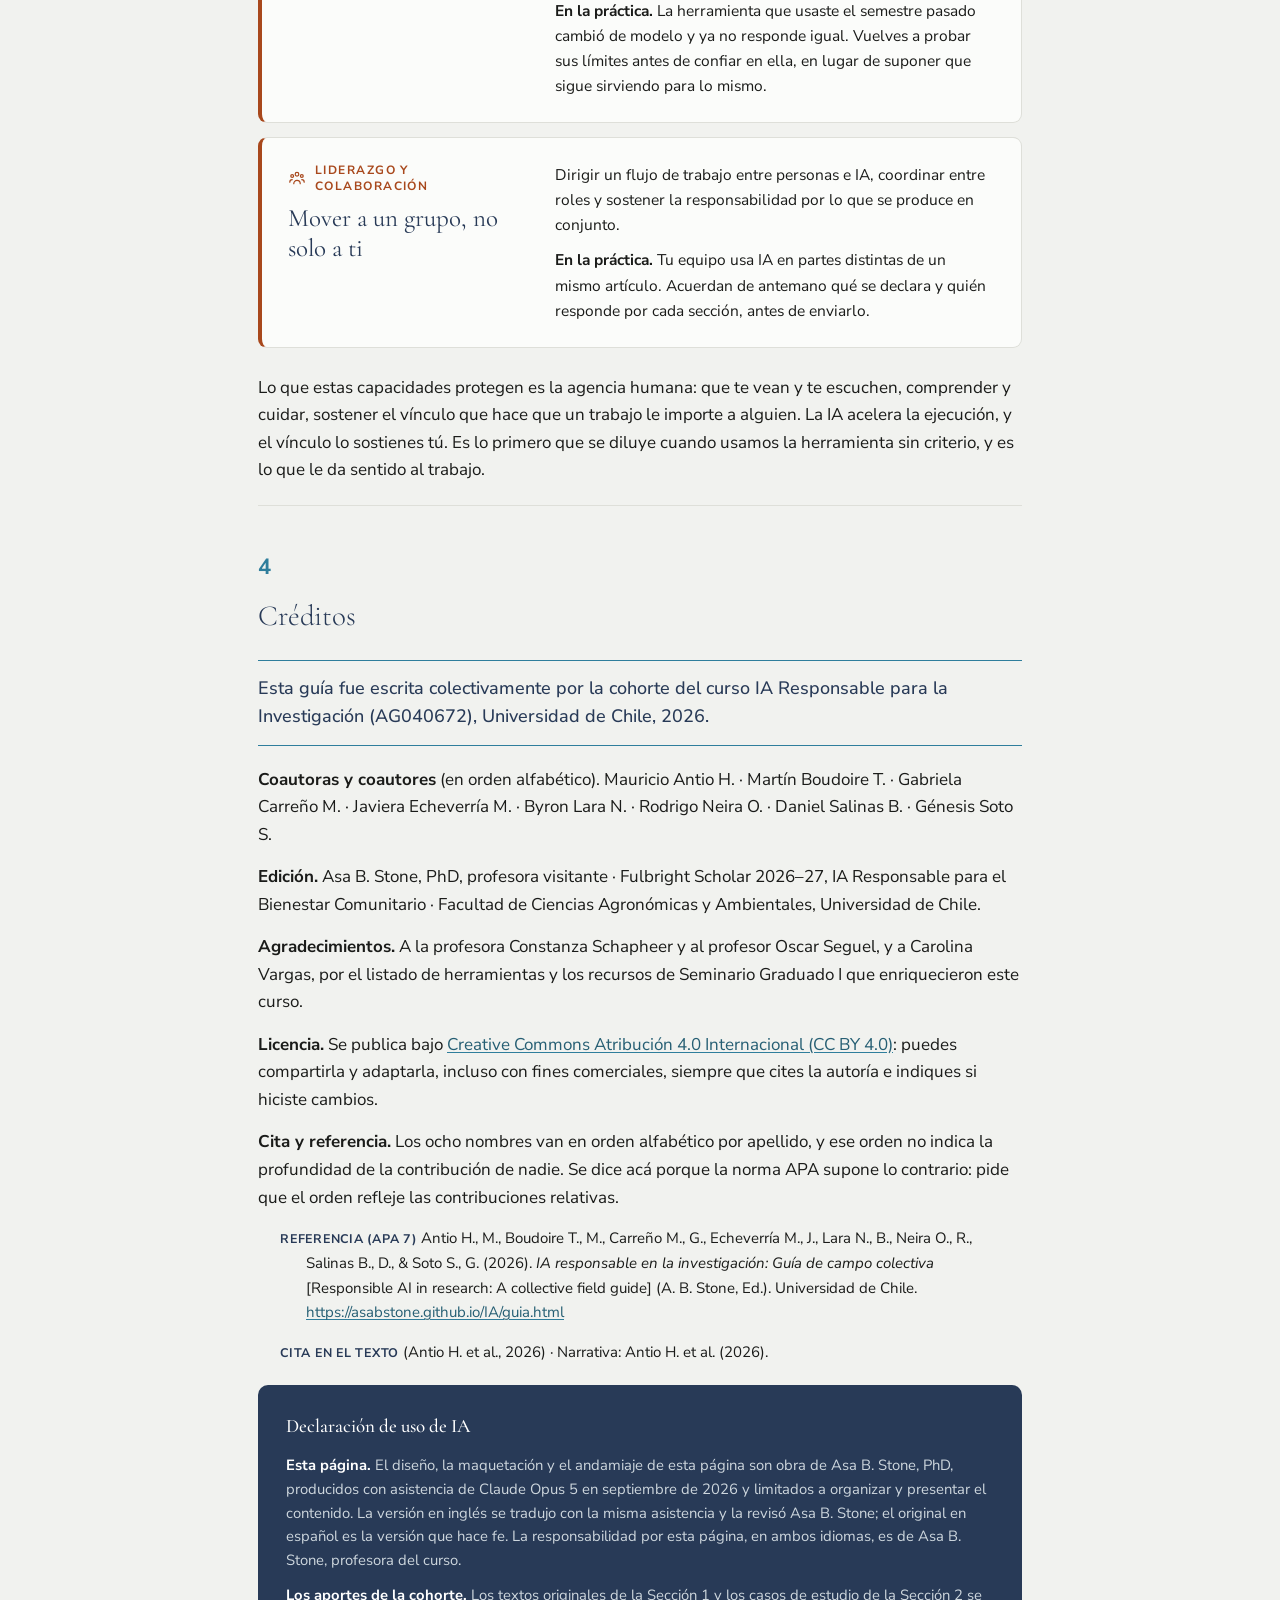
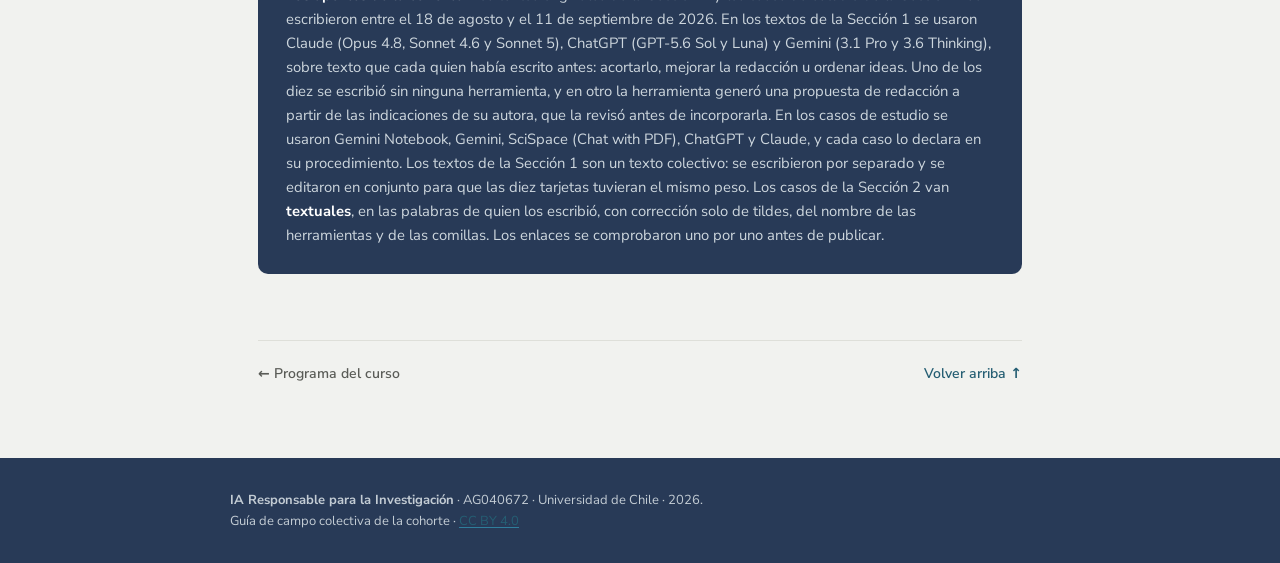
<file: guia.html>
<!DOCTYPE html>
<html lang="es">
<head>
<meta charset="utf-8">
<meta name="viewport" content="width=device-width, initial-scale=1">
<title>IA Responsable en la investigación · Guía de campo colectiva</title>
<link rel="preconnect" href="https://fonts.googleapis.com">
<link rel="preconnect" href="https://fonts.gstatic.com" crossorigin>
<link href="https://fonts.googleapis.com/css2?family=Cormorant+Garamond:ital,wght@0,300;0,400;0,500;1,300;1,400&family=Nunito+Sans:ital,opsz,wght@0,6..12,300;0,6..12,400;0,6..12,500;0,6..12,700;1,6..12,400&display=swap" rel="stylesheet">
<link rel="stylesheet" href="styles.css">
<link rel="stylesheet" href="guia.css">
<link rel="icon" href="favicon.svg" type="image/svg+xml">
<meta name="theme-color" content="#283A57">
<meta name="description" content="Principios de IA responsable, los costos de la IA generativa, y ocho casos de estudio: qué herramienta eligió cada quien, cómo la usó y qué aprendió. Escrita por estudiantes de la Universidad de Chile.">
<meta name="author" content="Cohorte del curso IA Responsable para la Investigación, Universidad de Chile">
<meta property="og:title" content="IA Responsable en la investigación · Guía de campo colectiva">
<meta property="og:description" content="Principios de IA responsable, los costos de la IA generativa, y ocho casos de estudio de estudiantes de la Universidad de Chile.">
<meta property="og:type" content="article">
<meta property="og:locale" content="es_CL">
<meta property="og:url" content="https://asabstone.github.io/IA/guia.html">
<meta property="og:image" content="https://asabstone.github.io/IA/og-guia.png">
<meta property="og:image:width" content="1200">
<meta property="og:image:height" content="630">
<meta property="og:image:alt" content="Guía de campo colectiva · IA Responsable en la investigación · Universidad de Chile">
<meta name="twitter:card" content="summary_large_image">
<meta name="twitter:image" content="https://asabstone.github.io/IA/og-guia.png">
<script type="application/ld+json">
{
  "@context": "https://schema.org",
  "@type": "Book",
  "name": "IA Responsable en la investigación: Guía de campo colectiva",
  "inLanguage": "es-CL",
  "datePublished": "2026-09-08",
  "dateModified": "2026-10-30",
  "license": "https://creativecommons.org/licenses/by/4.0/",
  "publisher": {"@type": "CollegeOrUniversity", "name": "Universidad de Chile"},
  "editor": {"@type": "Person", "name": "Asa B. Stone", "honorificSuffix": "PhD", "affiliation": "Universidad de Chile"},
  "author": [
    {"@type": "Person", "name": "Mauricio Antio H."},
    {"@type": "Person", "name": "Martín Boudoire T."},
    {"@type": "Person", "name": "Gabriela Carreño M."},
    {"@type": "Person", "name": "Javiera Echeverría M."},
    {"@type": "Person", "name": "Byron Lara N."},
    {"@type": "Person", "name": "Rodrigo Neira O."},
    {"@type": "Person", "name": "Daniel Salinas B."},
    {"@type": "Person", "name": "Génesis Soto S."}
  ]
}
</script>
<script src="app.js" defer></script>
</head>
<body data-lang="es">
<div class="langbar" role="group" aria-label="Idioma / Language">
  <button data-set="es" class="active" aria-pressed="true">ES</button><span aria-hidden="true">·</span><button data-set="en" aria-pressed="false">EN</button>
</div>
<div class="wrap">

  <p class="subnav noprint"><a href="index.html"><span class="lang-es">← Volver al programa</span><span class="lang-en">← Back to the program</span></a></p>

  <!-- ============ PORTADA ============ -->
  <header class="gport" id="top">
    <p class="kicker"><span class="lang-es">Guía de campo colectiva</span><span class="lang-en">Collective field guide</span></p>
    <h1><span class="lang-es">IA Responsable en la investigación</span><span class="lang-en">Responsible AI in Research</span></h1>
    <p class="lede"><span class="lang-es">Escrita por estudiantes de la Universidad de Chile a partir de sus propios intereses de investigación, en suelo, agua, producción vegetal y sanidad animal: qué herramienta eligió cada quien, cómo la usó y qué aprendió de la experiencia.</span><span class="lang-en">Written by students at the Universidad de Chile from their own research interests, across soil, water, plant production and animal health: which tool each of them chose, how they used it, and what they learned from the experience.</span></p>
    <div class="rule"></div>
    <div class="facts">
      <span><b><span class="lang-es">Curso</span><span class="lang-en">Course</span></b> IA Responsable para la Investigación (AG040672)</span>
      <span><b><span class="lang-es">Edición</span><span class="lang-en">Editor</span></b> Asa B. Stone, PhD</span>
      <span><b><span class="lang-es">Última actualización</span><span class="lang-en">Last updated</span></b> <span class="lang-es">30 de octubre de 2026</span><span class="lang-en">October 30, 2026</span></span>
    </div>
    <div class="gnav noprint">
      <a href="#s1"><span class="lang-es">1 · Principios de IA responsable</span><span class="lang-en">1 · Responsible AI principles</span></a>
      <a href="#s2"><span class="lang-es">2 · Casos de estudio</span><span class="lang-en">2 · Case studies</span></a>
      <a href="#s3"><span class="lang-es">3 · Capacidades humanas</span><span class="lang-en">3 · Human capacities</span></a>
      <a href="#creditos"><span class="lang-es">Créditos</span><span class="lang-en">Credits</span></a>
    </div>
  </header>

  <!-- ============ SECCIÓN 1 ============ -->
  <section id="s1" class="seccion-portada">
    <p class="snum">1</p>
    <h2><span class="lang-es">¿Por qué la IA responsable?</span><span class="lang-en">Why responsible AI?</span></h2>
    <p class="threeq"><span class="lang-es">Los principios de la IA responsable, y los costos de la IA generativa que conviene tener a la vista.</span><span class="lang-en">The principles of responsible AI, and the costs of generative AI worth keeping in view.</span></p>
    <p class="lead"><span class="lang-es">Los principios se sostienen entre sí, y cada uno se cae sin los otros. Estos seis forman el vocabulario compartido del curso, y están escritos para alguien que investiga sin experiencia previa.</span><span class="lang-en">The principles hold each other up, and each one falls without the others. These six form the shared vocabulary of the course, and they are written for a researcher with no prior experience.</span></p>

    <h3><span class="lang-es">Seis principios de la IA responsable</span><span class="lang-en">Six principles of responsible AI</span></h3>
    <div class="mazo">

      <article class="tarjeta c1">
        <div class="izq">
                    <h4 class="conico"><svg class="ico" viewBox="0 0 24 24" aria-hidden="true" focusable="false"><path d="M2 12s3.5-6 10-6 10 6 10 6-3.5 6-10 6-10-6-10-6Z"/><circle cx="12" cy="12" r="2.6"/></svg><span class="lang-es">Transparencia</span><span class="lang-en">Transparency</span></h4>
          <p class="pull"><span class="lang-es">Declarar qué herramienta usaste, para qué, y con qué límites</span><span class="lang-en">Declaring which tool you used, for what, and within what limits</span></p>
        </div>
        <div class="cuerpo">
          <p><span class="lang-es">Declarar el uso, el alcance y el propósito de una herramienta de IA permite que quienes evalúan y quienes leen vean con precisión qué partes del trabajo contaron con asistencia algorítmica, y bajo qué limitaciones. Sin ese registro nadie puede juzgar la rigurosidad del estudio ni reproducirlo, porque una parte de cómo se hizo queda oculta.</span><span class="lang-en">Declaring the use, scope and purpose of an AI tool lets reviewers and readers see precisely which parts of the work had algorithmic assistance, and under what limitations. Without that record no one can judge the rigor of the study or reproduce it, because part of how it was made stays hidden.</span></p>
        </div>
      </article>

      <article class="tarjeta c1">
        <div class="izq">
                    <h4 class="conico"><svg class="ico" viewBox="0 0 24 24" aria-hidden="true" focusable="false"><path d="M9.5 18h5"/><path d="M10.5 21h3"/><path d="M12 3a6 6 0 0 0-3.4 10.9c.5.4.9 1.1.9 1.8v.3h5v-.3c0-.7.4-1.4.9-1.8A6 6 0 0 0 12 3Z"/></svg><span class="lang-es">Explicabilidad</span><span class="lang-en">Explainability</span></h4>
          <p class="pull"><span class="lang-es">Poder decir cómo funciona la herramienta y en qué se apoya su respuesta</span><span class="lang-en">Being able to say how the tool works and what its answer rests on</span></p>
        </div>
        <div class="cuerpo">
          <p><span class="lang-es">La explicabilidad es poder comprender y comunicar cómo se usó una herramienta y en qué se basan sus resultados, limitaciones incluidas. Aceptar una respuesta no basta: la contrastas con tus propios datos y con fuentes confiables, y justificas por qué la conservas o la descartas. La interpretación y la decisión final siguen siendo tuyas.</span><span class="lang-en">Explainability means being able to understand and communicate how a tool was used and what its results rest on, limitations included. Accepting an answer is not enough: you check it against your own data and against trustworthy sources, and you justify why you keep it or discard it. Interpretation and the final decision stay yours.</span></p>
        </div>
      </article>

      <article class="tarjeta c1">
        <div class="izq">
                    <h4 class="conico"><svg class="ico" viewBox="0 0 24 24" aria-hidden="true" focusable="false"><path d="M12 3l7.5 3v5.2c0 4.6-3.1 8.5-7.5 10.3-4.4-1.8-7.5-5.7-7.5-10.3V6L12 3Z"/><path d="M8.8 12.2l2.2 2.2 4.2-4.4"/></svg><span class="lang-es">Confiabilidad</span><span class="lang-en">Reliability</span></h4>
          <p class="pull"><span class="lang-es">Comprobar que lo que produce es consistente y rastreable</span><span class="lang-en">Checking that what it produces is consistent and traceable</span></p>
        </div>
        <div class="cuerpo">
          <p><span class="lang-es">La confiabilidad apunta a que la información generada sea consistente y se pueda comprobar. Se asegura contrastando los datos, revisando cada cita contra su fuente, y armando un flujo de trabajo lo bastante claro como para volver sobre él más tarde. En síntesis, procurando que la persona esté al mando de lo expuesto.</span><span class="lang-en">Reliability is about the information generated being consistent and open to checking. You secure it by cross-checking the data, reviewing every citation against its source, and building a workflow clear enough to retrace later. In short, by making sure the person stays in command of what is presented.</span></p>
        </div>
      </article>

      <article class="tarjeta c1">
        <div class="izq">
                    <h4 class="conico"><svg class="ico" viewBox="0 0 24 24" aria-hidden="true" focusable="false"><path d="M12 4.5v15"/><path d="M6.5 19.5h11"/><path d="M4 8.5h16"/><path d="M4 8.5l-2.4 5h4.8L4 8.5Z"/><path d="M20 8.5l-2.4 5h4.8L20 8.5Z"/></svg><span class="lang-es">Equidad</span><span class="lang-en">Fairness</span></h4>
          <p class="pull"><span class="lang-es">Evitar que el sistema adquiera o magnifique prejuicios</span><span class="lang-en">Keeping the system from acquiring or magnifying prejudice</span></p>
        </div>
        <div class="cuerpo">
          <p><span class="lang-es">La equidad consiste en evitar que los sistemas tecnológicos adquieran o magnifiquen prejuicios. Eso implica trabajar con conjuntos de información variados, que realmente representen a toda la población de manera justa y transparente, y evaluar el proceso de forma constante y no una sola vez, para que no se repitan injusticias sociales por datos mal interpretados.</span><span class="lang-en">Fairness consists of keeping technological systems from acquiring or magnifying prejudice. That means working with varied datasets that genuinely represent the whole population in a fair and transparent way, and evaluating the process constantly rather than once, so that social injustices are not repeated because of data that was misread.</span></p>
        </div>
      </article>

      <article class="tarjeta c1">
        <div class="izq">
                    <h4 class="conico"><svg class="ico" viewBox="0 0 24 24" aria-hidden="true" focusable="false"><circle cx="12" cy="12" r="9"/><circle cx="12" cy="7.4" r="1.35"/><path d="M7.6 10.3h8.8"/><path d="M12 10.6v4.1"/><path d="M12 14.7l-2.3 3.7"/><path d="M12 14.7l2.3 3.7"/></svg><span class="lang-es">Accesibilidad</span><span class="lang-en">Accessibility</span></h4>
          <p class="pull"><span class="lang-es">Preguntar quién alcanza el conocimiento y a quién deja fuera el precio</span><span class="lang-en">Asking who can reach the knowledge, and who is priced out</span></p>
        </div>
        <div class="cuerpo">
          <p><span class="lang-es">La accesibilidad importa por el sentido de compartir información con las comunidades. La IA permite transmitirla rápidamente, de forma más simplificada y masiva. Y es justamente lo que se echa de menos en las revisiones bibliográficas, donde el idioma, la región y los recursos monetarios que uno tenga para pagar deciden qué se puede leer.</span><span class="lang-en">Accessibility matters because of what it means to share information with communities. AI lets it travel fast, in a simpler form and at a larger scale. And it is exactly what goes missing from literature reviews, where language, region, and the money you have to pay for access decide what you get to read.</span></p>
        </div>
      </article>

      <article class="tarjeta c1">
        <div class="izq">
                    <h4 class="conico"><svg class="ico" viewBox="0 0 24 24" aria-hidden="true" focusable="false"><path d="M3.5 20.5h17"/><path d="M4.5 16.8l3-.9 9.2-9.2a2.05 2.05 0 0 0-2.9-2.9L4.6 13l-.1 3.8Z"/><path d="M13.2 6.1l2.9 2.9"/></svg><span class="lang-es">Rendición de cuentas</span><span class="lang-en">Accountability</span></h4>
          <p class="pull"><span class="lang-es">Responder por el resultado, ante quienes se ven afectados</span><span class="lang-en">Answering for the result, to the people it affects</span></p>
        </div>
        <div class="cuerpo">
          <p><span class="lang-es">La responsabilidad recae tanto en quien usa la herramienta como en quien la crea. Quien la crea responde por el diseño y por ponerla a disposición del público; quien la usa responde por el uso que le da, el contenido que genera y el impacto en otras personas, incluso cuando ese contenido viene de una falla. En investigación: declarar el <em>prompt</em>, señalar las modificaciones y justificar las decisiones.</span><span class="lang-en">Responsibility falls on whoever uses the tool as much as on whoever builds it. The builder answers for the design and for releasing it to the public; the user answers for how they use it, for the content it generates and for the impact on other people, even when that content comes from a failure. In research: declare the prompt, note the modifications, justify the decisions.</span></p>
        </div>
      </article>

    </div>

    <h3 style="margin-top:40px;"><span class="lang-es">Cuatro costos de la IA generativa</span><span class="lang-en">Four costs of generative AI</span></h3>
    <p><span class="lang-es">Los beneficios vienen con costos, y nombrarlos es parte de usarla con responsabilidad.</span><span class="lang-en">The benefits come with costs, and naming them is part of using it responsibly.</span></p>

    <div class="mazo dos">

      <article class="tarjeta c2">
        <div class="izq">
                    <h4 class="conico"><svg class="ico" viewBox="0 0 24 24" aria-hidden="true" focusable="false"><path d="M12 3.2s6.2 6.6 6.2 10.6a6.2 6.2 0 0 1-12.4 0C5.8 9.8 12 3.2 12 3.2Z"/></svg><span class="lang-es">Costo ambiental</span><span class="lang-en">Environmental cost</span></h4>
          <p class="pull"><span class="lang-es">Agua dulce, electricidad y minerales que quien usa la IA nunca ve</span><span class="lang-en">Fresh water, electricity and minerals that the person using AI never sees</span></p>
        </div>
        <div class="cuerpo">
          <p><span class="lang-es">El agua dulce refrigera los servidores y los centros de datos. La energía eléctrica necesaria para mantenerlos en funcionamiento es considerable, porque operan a gran escala y de forma ininterrumpida. Y el hardware implica la extracción de minerales y tierras raras, además de generar residuos electrónicos al final de su vida útil.</span><span class="lang-en">Fresh water cools the servers and data centers. The electricity to keep them running is considerable, since they operate at scale and without interruption. And the hardware itself means extracting minerals and rare earths, on top of generating electronic waste at the end of its useful life.</span></p>
        </div>
      </article>

      <article class="tarjeta c2">
        <div class="izq">
                    <h4 class="conico"><svg class="ico" viewBox="0 0 24 24" aria-hidden="true" focusable="false"><circle cx="9" cy="8" r="3.1"/><path d="M3.2 20c0-3.2 2.6-5.8 5.8-5.8s5.8 2.6 5.8 5.8"/><path d="M16.2 5.3a3.1 3.1 0 0 1 0 5.5"/><path d="M17.6 14.5c1.9.9 3.2 2.9 3.2 5.2"/></svg><span class="lang-es">Costo social</span><span class="lang-en">Social cost</span></h4>
          <p class="pull"><span class="lang-es">Desinformación dirigida, y el sustento de quienes ilustran y diseñan</span><span class="lang-en">Targeted disinformation, and the livelihoods of illustrators and designers</span></p>
        </div>
        <div class="cuerpo">
          <p><span class="lang-es">La IA se usa para generar desinformación destinada a desfavorecer a determinados grupos políticos, que se propaga más cuando alguien la comparte sin saber que es falsa, y puede influir en la opinión pública o en una elección. También se usa para generar afiches, flyers e ilustraciones, lo que estrecha el sustento de quienes ilustran y diseñan.</span><span class="lang-en">AI is used to generate disinformation aimed at disadvantaging particular political groups, which spreads further when someone shares it without knowing it is false, and can shape public opinion or an election. It is also used to generate posters, flyers and illustrations, which narrows the livelihoods of illustrators and designers.</span></p>
        </div>
      </article>

      <article class="tarjeta c2">
        <div class="izq">
                    <h4 class="conico"><svg class="ico" viewBox="0 0 24 24" aria-hidden="true" focusable="false"><circle cx="12" cy="12" r="9"/><path d="M14.8 7.7a5 5 0 1 0 1.1 5.6 3.1 3.1 0 1 0-3.7-4.4"/></svg><span class="lang-es">Costo cognitivo</span><span class="lang-en">Cognitive cost</span></h4>
          <p class="pull"><span class="lang-es">Pensamiento que antes era tuyo, delegado a una herramienta externa</span><span class="lang-en">Thinking that used to be yours, handed off to an external tool</span></p>
        </div>
        <div class="cuerpo">
          <p><span class="lang-es">Se delegan a una herramienta externa procesos que siempre se han considerado mentales. La evidencia en investigación indica que esto no promueve el desarrollo mental y puede generar una pérdida progresiva de capacidades, no visible a corto plazo. Además reduce el cuestionamiento de lo generado, lo que alimenta una confianza sesgada hacia los sistemas automatizados.</span><span class="lang-en">Processes long considered mental get handed off to an external tool. The evidence in research indicates that this does not promote mental development and can produce a progressive loss of capacities, one that is not visible in the short term. It also reduces questioning of what is generated, which feeds a biased trust in automated systems.</span></p>
        </div>
      </article>

      <article class="tarjeta c2">
        <div class="izq">
                    <h4 class="conico"><svg class="ico" viewBox="0 0 24 24" aria-hidden="true" focusable="false"><path d="M12 6.6C10.4 5 7.9 4.5 3.8 5v13.2c4.1-.5 6.6 0 8.2 1.6 1.6-1.6 4.1-2.1 8.2-1.6V5c-4.1-.5-6.6 0-8.2 1.6Z"/><path d="M12 6.6v13.2"/></svg><span class="lang-es">Costo epistémico</span><span class="lang-en">Epistemic cost</span></h4>
          <p class="pull"><span class="lang-es">Respuestas aceptadas como conocimiento válido sin que nadie las revise</span><span class="lang-en">Answers accepted as valid knowledge without anyone checking</span></p>
        </div>
        <div class="cuerpo">
          <p><span class="lang-es">El costo epistémico aparece cuando las respuestas se aceptan como conocimiento válido sin evaluación crítica. La IA puede proporcionar información incorrecta, referencias inexistentes, reproducir sesgos u omitir perspectivas relevantes. Usada como apoyo, verificando con fuentes confiables y contrastando puntos de vista, construye conocimiento riguroso; usada como oráculo, hace lo contrario.</span><span class="lang-en">The epistemic cost appears when answers are accepted as valid knowledge without critical evaluation. AI can supply incorrect information and nonexistent references, reproduce biases, or leave out relevant perspectives. Used as support, verifying against trustworthy sources and contrasting points of view, it builds rigorous knowledge; used as an oracle, it does the opposite.</span></p>
        </div>
      </article>

    </div>
  </section>

  <!-- ============ SECCIÓN 2 ============ -->
  <section id="s2" class="seccion-portada">
    <p class="snum">2</p>
    <h2><span class="lang-es">¿Cómo investigamos con IA?</span><span class="lang-en">How do we research with AI?</span></h2>
    <p class="threeq"><span class="lang-es">Casos de estudio de las y los estudiantes.</span><span class="lang-en">Case studies from the students.</span></p>

    <h3><span class="lang-es">Tres preguntas antes de usar una herramienta</span><span class="lang-en">Three questions before you use a tool</span></h3>
    <p><span class="lang-es">Este es el ritual del curso: examinar, decidir, declarar. Se responden antes de abrir la herramienta, no después.</span><span class="lang-en">This is the course's ritual: examine, decide, declare. You answer before you open the tool, not after.</span></p>

    <div class="preguntas">
      <div class="pbox">
        <span class="pn">1 · <span class="lang-es">Examinar</span><span class="lang-en">Examine</span></span>
        <span class="pq"><span class="lang-es">¿Qué hace?</span><span class="lang-en">What does it do?</span></span>
        <span class="pd"><span class="lang-es">Qué hace con lo que le entregas: si busca fuera o solo lee lo que subes, si cita de dónde salió cada cosa, si conserva tus datos.</span><span class="lang-en">What it does with what you give it: whether it searches outside or only reads what you upload, whether it cites where each point came from, whether it keeps your data.</span></span>
      </div>
      <div class="flecha" aria-hidden="true">→</div>
      <div class="pbox">
        <span class="pn">2 · <span class="lang-es">Decidir</span><span class="lang-en">Decide</span></span>
        <span class="pq"><span class="lang-es">¿Por qué usarla o no?</span><span class="lang-en">Why use it, or not?</span></span>
        <span class="pd"><span class="lang-es">Si no puedes nombrar la tarea, no es el momento. Y si comprobar el resultado cuesta más que hacerlo tú, tampoco.</span><span class="lang-en">If you cannot name the task, this is not the moment. And if checking the result costs more than doing it yourself, it is not either.</span></span>
      </div>
      <div class="flecha" aria-hidden="true">→</div>
      <div class="pbox">
        <span class="pn">3 · <span class="lang-es">Declarar</span><span class="lang-en">Declare</span></span>
        <span class="pq"><span class="lang-es">¿Cómo la uso con cuidado?</span><span class="lang-en">How do I use it with care?</span></span>
        <span class="pd"><span class="lang-es">Fija el límite de antemano: qué datos no salen de tu computador, y qué afirmación no entra a tu texto sin su fuente.</span><span class="lang-en">Set the limit in advance: which data never leave your machine, and which claim never enters your text without its source.</span></span>
      </div>
    </div>



    <h3 style="margin-top:36px;"><span class="lang-es">Ocho decisiones</span><span class="lang-en">Eight decisions</span></h3>
    <p><span class="lang-es">Ocho personas, ocho momentos de una investigación, ocho decisiones sobre una herramienta. Cada apunte lo escribió quien tomó la decisión, y dice qué le entregó a la herramienta, qué recibió de vuelta y qué hizo con eso.</span><span class="lang-en">Eight people, eight moments in a research project, eight decisions about a tool. Each note was written by the person who made the decision, and it says what they gave the tool, what came back, and what they did with it.</span></p>

    <p class="threeq"><span class="lang-es">Leídos juntos, los ocho dicen algo que ninguno dice solo. <b>Cinco nombran el costo cognitivo y cinco el costo del agua</b>, en cuatro disciplinas distintas y sin haberse puesto de acuerdo. Y <b>cuatro llegan por separado a la misma corrección</b>: la próxima vez, primero lo propio y después la herramienta.</span><span class="lang-en">Read together, the eight say something none of them says alone. <b>Five name the cognitive cost and five the cost in water</b>, across four different disciplines and without having agreed on it. And <b>four arrive separately at the same correction</b>: next time, your own work first and the tool after.</span></p>

    <div class="tablawrap" id="mapa" tabindex="0" role="region" aria-label="Mapa de los ocho casos">
      <table class="dec" role="table">
        <caption class="visually-hidden"><span class="lang-es">Ocho casos ordenados por la secuencia de la investigación: la etapa, para qué se usó la IA, la herramienta y quién lo cuenta.</span><span class="lang-en">Eight cases ordered by the research sequence: the stage, what AI was used for, the tool, and who tells it.</span></caption>
        <thead>
          <tr role="row">
            <th scope="col" role="columnheader"><span class="lang-es">Etapa</span><span class="lang-en">Stage</span></th>
            <th scope="col" role="columnheader"><span class="lang-es">Para qué se usó la IA</span><span class="lang-en">What AI was used for</span></th>
            <th scope="col" role="columnheader"><span class="lang-es">Herramienta</span><span class="lang-en">Tool</span></th>
            <th scope="col" role="columnheader"><span class="lang-es">Quién lo cuenta</span><span class="lang-en">Who tells it</span></th>
          </tr>
        </thead>
        <tbody>
          <tr role="row">
            <th scope="row" role="rowheader" class="et"><span class="lang-es">Explorar</span><span class="lang-en">Explore</span></th>
            <td role="cell" class="h" data-rot-es="Para qué se usó la IA" data-rot-en="What AI was used for"><span class="lang-es">Reconocer qué se ha publicado sobre tu tema</span><span class="lang-en">Finding out what has been published on your topic</span></td>
            <td role="cell" data-rot-es="Herramienta" data-rot-en="Tool">ChatGPT · Go</td>
            <td role="cell" data-rot-es="Quién lo cuenta" data-rot-en="Who tells it"><a href="#caso-daniel">Daniel<br>Salinas&nbsp;B.</a></td>
          </tr>
          <tr role="row">
            <th scope="row" role="rowheader" class="et"><span class="lang-es">Buscar</span><span class="lang-en">Search</span></th>
            <td role="cell" class="h" data-rot-es="Para qué se usó la IA" data-rot-en="What AI was used for"><span class="lang-es">Elegir cuál de tus fuentes leer a fondo</span><span class="lang-en">Choosing which of your sources to read closely</span></td>
            <td role="cell" data-rot-es="Herramienta" data-rot-en="Tool">Gemini Notebook</td>
            <td role="cell" data-rot-es="Quién lo cuenta" data-rot-en="Who tells it"><a href="#caso-javiera">Javiera<br>Echeverría&nbsp;M.</a></td>
          </tr>
          <tr role="row">
            <th scope="row" role="rowheader" class="et"><span class="lang-es">Leer</span><span class="lang-en">Read</span></th>
            <td role="cell" class="h" data-rot-es="Para qué se usó la IA" data-rot-en="What AI was used for"><span class="lang-es">Releer un <em>paper</em> que ya leíste y no recuerdas</span><span class="lang-en">Rereading a paper you have read but do not recall</span></td>
            <td role="cell" data-rot-es="Herramienta" data-rot-en="Tool">SciSpace · Chat with PDF</td>
            <td role="cell" data-rot-es="Quién lo cuenta" data-rot-en="Who tells it"><a href="#caso-gabriela">Gabriela<br>Carreño&nbsp;M.</a></td>
          </tr>
          <tr role="row">
            <th scope="row" role="rowheader" class="et"><span class="lang-es">Interpretar</span><span class="lang-en">Interpret</span></th>
            <td role="cell" class="h" data-rot-es="Para qué se usó la IA" data-rot-en="What AI was used for"><span class="lang-es">Entender un texto legal o técnico escrito en su propia jerga</span><span class="lang-en">Understanding a legal or technical text written in its own jargon</span></td>
            <td role="cell" data-rot-es="Herramienta" data-rot-en="Tool">Claude · ChatGPT · Gemini Notebook</td>
            <td role="cell" data-rot-es="Quién lo cuenta" data-rot-en="Who tells it"><a href="#caso-byron">Byron<br>Lara&nbsp;N.</a></td>
          </tr>
          <tr role="row">
            <th scope="row" role="rowheader" class="et"><span class="lang-es">Sintetizar</span><span class="lang-en">Synthesize</span></th>
            <td role="cell" class="h" data-rot-es="Para qué se usó la IA" data-rot-en="What AI was used for"><span class="lang-es">Estructurar el estado del arte de un proyecto</span><span class="lang-en">Structuring the state of the art of a project</span></td>
            <td role="cell" data-rot-es="Herramienta" data-rot-en="Tool">Gemini Notebook</td>
            <td role="cell" data-rot-es="Quién lo cuenta" data-rot-en="Who tells it"><a href="#caso-martin">Martín<br>Boudoire&nbsp;T.</a></td>
          </tr>
          <tr role="row">
            <th scope="row" role="rowheader" class="et"><span class="lang-es">Planificar</span><span class="lang-en">Plan</span></th>
            <td role="cell" class="h" data-rot-es="Para qué se usó la IA" data-rot-en="What AI was used for"><span class="lang-es">Parafrasear el área de estudio y ordenar una carta Gantt</span><span class="lang-en">Paraphrasing a study area and ordering a Gantt chart</span></td>
            <td role="cell" data-rot-es="Herramienta" data-rot-en="Tool">Gemini</td>
            <td role="cell" data-rot-es="Quién lo cuenta" data-rot-en="Who tells it"><a href="#caso-mauricio">Mauricio<br>Antio&nbsp;H.</a></td>
          </tr>
          <tr role="row">
            <th scope="row" role="rowheader" class="et"><span class="lang-es">Escribir</span><span class="lang-en">Write</span></th>
            <td role="cell" class="h" data-rot-es="Para qué se usó la IA" data-rot-en="What AI was used for"><span class="lang-es">Convertir una revisión bibliográfica en un planteamiento del problema</span><span class="lang-en">Turning a literature review into a problem statement</span></td>
            <td role="cell" data-rot-es="Herramienta" data-rot-en="Tool">Gemini Notebook</td>
            <td role="cell" data-rot-es="Quién lo cuenta" data-rot-en="Who tells it"><a href="#caso-genesis">Génesis<br>Soto&nbsp;S.</a></td>
          </tr>
          <tr role="row">
            <th scope="row" role="rowheader" class="et"><span class="lang-es">Revisar</span><span class="lang-en">Revise</span></th>
            <td role="cell" class="h" data-rot-es="Para qué se usó la IA" data-rot-en="What AI was used for"><span class="lang-es">Redactar un resumen, editarlo tú y que la IA revise tu versión</span><span class="lang-en">Drafting a summary, editing it yourself, and having the AI review your version</span></td>
            <td role="cell" data-rot-es="Herramienta" data-rot-en="Tool">Gemini Notebook</td>
            <td role="cell" data-rot-es="Quién lo cuenta" data-rot-en="Who tells it"><a href="#caso-rodrigo">Rodrigo<br>Neira&nbsp;O.</a></td>
          </tr>
        </tbody>
      </table>
    </div>

    <details class="caso" id="caso-daniel">
      <summary class="ch">
        <h4><span class="lang-es">Reconocimiento del tema para un marco teórico</span><span class="lang-en">Topic reconnaissance for a theoretical framework</span></h4>
        <span class="quien"><span class="lang-es">Caso de</span><span class="lang-en">Case study by</span> <a href="https://danosalinas67.github.io/Fitorremediaci-n-/" target="_blank" rel="noopener">Daniel Salinas B. ↗</a></span>
      </summary>
      <h5>&#127919; <span class="lang-es">Contexto</span><span class="lang-en">Context</span></h5>
      <p><span class="lang-es">El contexto de mi investigación radica en la problemática actual del manejo de desechos producidos por la minería del cobre, en específico escorias de la refinería del cobre. Actualmente existe en la comuna de Ventanas, Valparaíso un pasivo ambiental que consta de 15 ha de acumulación de escorias de la refinería del cobre insertos en un humedal urbano. Mi investigación busca la manera de recuperar este ecosistema intervenido por la acumulación de desechos, por medio de estrategias de fitorremediación asistida. Esto se llevará a cabo mediante la realización de dos ensayos ex situ que permitirán evaluar diferentes estrategias de aplicación de enmiendas orgánicas y el potencial de fitorremediación de la especie <em>Tessaria absinthioides</em>.</span><span class="lang-en">The context of my research lies in the current problem of managing the waste produced by copper mining, specifically slag from the copper refinery. In the district of Ventanas, Valparaíso, there is at present an environmental liability consisting of 15 ha of accumulated copper refinery slag set inside an urban wetland. My research looks for a way to restore this ecosystem, disrupted by the accumulation of waste, through assisted phytoremediation strategies. This will be carried out by running two ex situ trials that will make it possible to evaluate different strategies for applying organic amendments and the phytoremediation potential of the species <em>Tessaria absinthioides</em>.</span></p>
      <h5>&#128736;&#65039; <span class="lang-es">Herramienta</span><span class="lang-en">Tool</span></h5>
      <p><span class="lang-es">Utilicé <a href="https://chatgpt.com/" target="_blank" rel="noopener">ChatGPT</a> en su versión Go <em>[falta la fecha]</em>.</span><span class="lang-en">I used <a href="https://chatgpt.com/" target="_blank" rel="noopener">ChatGPT</a> in its Go version <em>[date missing]</em>.</span></p>
      <h5>&#9881;&#65039; <span class="lang-es">Procedimiento</span><span class="lang-en">Procedure</span></h5>
      <p><span class="lang-es">Los <em>prompts</em> que usé principalmente buscaban establecer un reconocimiento de cómo la IA podría encontrar información sobre el tema a investigar, esto a través de diferentes <em>prompts</em> que buscaban generar una discusión sobre el contexto social y científico de la problemática que podría generar el residuo minero.</span><span class="lang-en">The prompts I used were mainly aimed at establishing a sense of how AI might find information on the topic to be researched, this through different prompts meant to generate a discussion about the social and scientific context of the problem that mining waste could create.</span></p>
      <p><span class="lang-es">Una vez que pude explicarle mi plan para realizar el marco teórico, usé <em>prompts</em> para encontrar información referente a las temáticas de la tesis, enfocado en publicaciones relacionadas al tema. Como también para el uso del software Google Earth para generación de imágenes satelitales. Y para mejorar la redacción de párrafos.</span><span class="lang-en">Once I had been able to explain my plan for the theoretical framework, I used prompts to find information on the thesis topics, focused on publications related to the subject. As well as for using Google Earth software to generate satellite images. And to improve the wording of paragraphs.</span></p>
      <p><span class="lang-es">En cuanto a las cosas que rechacé fueron las que no me hacían un sentido con lo aprendido en la universidad, lo cual se corrigió en el entrenamiento de la IA. Por mientras que las cosas que modifiqué de la IA, están orientadas a la opción que permite modificar la personalidad de ChatGPT.</span><span class="lang-en">As for the things I rejected, they were the ones that did not make sense to me against what I had learned at university, which was corrected in how I trained the AI. Whereas the things I modified in the AI have to do with the setting that lets you modify ChatGPT's personality.</span></p>
      <h5>&#128202; <span class="lang-es">Evaluación</span><span class="lang-en">Evaluation</span></h5>
      <p><span class="lang-es"><b>Cuantitativo.</b> En cuanto a los beneficios respecto al tiempo ahorrado para buscar una publicación y la ayuda que te da el Chat para entenderla, permite que exista un ahorro de tiempo importante en cuanto a esta tarea.</span><span class="lang-en"><b>Quantitative.</b> As for the benefits in terms of time saved in looking for a publication and the help the chat gives you in understanding it, it allows for a significant saving of time on this task.</span></p>
      <p><span class="lang-es"><b>Cualitativo.</b> Lo anterior me ayudó a entender que la IA comete errores y son bastantes comunes, por lo que leer las publicaciones con las que trabajas es crucial para encontrar equivocaciones y así poder guiar de una mejor manera una conversación con la IA.</span><span class="lang-en"><b>Qualitative.</b> This helped me understand that AI makes mistakes, and fairly common ones, so reading the publications you are working with is crucial for catching errors and so being able to guide a conversation with AI in a better way.</span></p>
      <p><span class="lang-es"><b>Síntesis.</b> En síntesis, considero que Chat GPT Go es una excelente herramienta que gracias a su vasta base de datos permite llegar a información muy relacionada sobre un tema en específico. A su vez esta herramienta permite trabajar con esta información mejorando su comprensión, aunque siempre verificando, ya que es bueno considerar que la IA puede equivocarse.</span><span class="lang-en"><b>Synthesis.</b> In synthesis, I consider that ChatGPT Go is an excellent tool that, thanks to its vast database, makes it possible to reach information closely related to a specific topic. This tool also makes it possible to work with that information while improving comprehension of it, though always verifying, since it is good to keep in mind that AI can get things wrong.</span></p>
      <h5>&#9878;&#65039; <span class="lang-es">Reflexión crítica</span><span class="lang-en">Critical reflection</span></h5>
      <p><span class="lang-es">Como una reflexión crítica considero que si bien la IA generativa es una herramienta que permite hacer más eficiente la búsqueda de fuentes relevantes, es importante no perder la habilidad de encontrar fuentes claves dentro de los círculos académicos que nos rodean puesto que estos son ricos en otras características que la IA no podría emular, como lo pueden ser el sentido crítico y la experiencia de los académicos. En cuanto a la redacción de un texto académico, si bien la IA ayuda bastante, creo yo que utilizarla para aprender una mejor redacción mediante textos que están enfocados a esta temática mejoraría de raíz una habilidad que como profesionales debemos pulir para lograr una comunicación efectiva.</span><span class="lang-en">As a critical reflection I consider that although generative AI is a tool that makes the search for relevant sources more efficient, it is important not to lose the ability to find key sources within the academic circles around us, since these are rich in other qualities that AI could not emulate, such as the critical sense and the experience of academics. As for the writing of an academic text, although AI helps a great deal, I myself think that using it to learn to write better through texts focused on that subject would improve at the root a skill we have to polish as professionals in order to achieve effective communication.</span></p>
      <p><span class="lang-es">Con respecto a lo que haría distinto, con la experiencia con IA generativa utilizará <em>prompts</em> más precisos a la hora de querer realizar una tarea específica para así evitar el envío de múltiples <em>prompts</em> para una misma idea y así evitar un mayor uso de recursos computacionales, por lo tanto disminuir la huella ambiental asociada a su uso.</span><span class="lang-en">As for what I would do differently, with experience of generative AI I will use more precise prompts when wanting to carry out a specific task, so as to avoid sending multiple prompts for the same idea and so avoid greater use of computational resources, and therefore reduce the environmental footprint of using it.</span></p>
      <p class="volver-tabla noprint"><a href="#mapa"><span class="lang-es">← Volver al mapa</span><span class="lang-en">← Back to the map</span></a></p>
    </details>

    <details class="caso" id="caso-javiera">
      <summary class="ch">
        <h4><span class="lang-es">Selección de fuentes para una revisión sobre suelos de viñedo</span><span class="lang-en">Source selection for a review on vineyard soils</span></h4>
        <span class="quien"><span class="lang-es">Caso de</span><span class="lang-en">Case study by</span> <a href="https://javieraecheverriam.github.io/IA_PORTAFOLIO/" target="_blank" rel="noopener">Javiera Echeverría M. ↗</a></span>
      </summary>
      <h5>&#127919; <span class="lang-es">Contexto</span><span class="lang-en">Context</span></h5>
      <p><span class="lang-es">En la zona central de Chile se encuentran aproximadamente el 97 % de la superficie nacional destinada a los cultivos vinícolas. Esta zona caracterizada por un clima mediterráneo presenta en sus suelos problemáticas relacionadas a la pérdida de carbono orgánico y tránsito recurrente lo que se traduce a degradación de las propiedades físicas de suelo, produciéndose compactación. Para ello se buscan alternativas sostenibles como la aplicación de enmiendas vía riego.</span><span class="lang-en">Central Chile holds approximately 97% of the national area given over to wine growing. This zone, characterised by a Mediterranean climate, presents in its soils problems related to the loss of organic carbon and recurrent traffic, which translates into degradation of the soil's physical properties, producing compaction. Sustainable alternatives are being sought for this, such as applying amendments through irrigation.</span></p>
      <h5>&#128736;&#65039; <span class="lang-es">Herramienta</span><span class="lang-en">Tool</span></h5>
      <p><span class="lang-es">Utilicé <a href="https://notebook.google.com/" target="_blank" rel="noopener">Gemini Notebook</a> en su versión pagada, para cargar papers ya seleccionados y que me ayudara con lecturas profundas (30 de agosto).</span><span class="lang-en">I used <a href="https://notebook.google.com/" target="_blank" rel="noopener">Gemini Notebook</a> in its paid version, to load papers I had already selected and have it help me with deep readings (August 30).</span></p>
      <h5>&#9881;&#65039; <span class="lang-es">Procedimiento</span><span class="lang-en">Procedure</span></h5>
      <p><span class="lang-es">Para realizar el ejercicio, proporcioné a la herramienta distintas fuentes bibliográficas que previamente había recopilado para mi investigación. Mi objetivo era identificar cuál de ellas podía ser más útil para fundamentar los manejos realizados en viñedos que pueden contribuir a la degradación del suelo. Para ello utilicé el <em>prompt</em>: «De las fuentes que te entregué, ¿cuál es la que podría servir para explicar los manejos realizados a los viñedos que contribuyen a su degradación?». A partir de la respuesta entregada por la IA, utilicé su recomendación como una orientación para identificar qué documento debía revisar con mayor profundidad, en lugar de utilizar directamente la información generada por la herramienta. Posteriormente, contrasté la recomendación con el contenido de la fuente original para verificar que efectivamente abordara los manejos agrícolas y su relación con procesos de degradación del suelo. La selección final de la bibliografía y la interpretación de su contenido fueron realizadas por mí. De esta manera, la IA fue utilizada principalmente como apoyo para localizar información relevante dentro de un conjunto de antecedentes previamente seleccionado, manteniendo la revisión y decisión final bajo mi responsabilidad.</span><span class="lang-en">To carry out the exercise, I supplied the tool with the various bibliographic sources I had previously gathered for my research. My aim was to identify which of them could be most useful for grounding the vineyard management practices that may contribute to soil degradation. For this I used the prompt: "Of the sources I gave you, which one could serve to explain the vineyard management practices that contribute to its degradation?" From the answer the AI gave, I used its recommendation as a pointer to identify which document I should review in greater depth, rather than using the information the tool generated directly. I then checked the recommendation against the content of the original source, to verify that it did in fact address agricultural practices and their relation to soil degradation processes. The final selection of the bibliography and the interpretation of its content were made by me. In this way, AI was used mainly as support for locating relevant information within a previously selected set of material, while the review and the final decision stayed my responsibility.</span></p>
      <h5>&#128202; <span class="lang-es">Evaluación</span><span class="lang-en">Evaluation</span></h5>
      <p><span class="lang-es"><b>Cuantitativo.</b> El uso de la herramienta me permitió reducir el tiempo destinado a revisar distintas fuentes para identificar cuál podía ser más útil para fundamentar la relación entre los manejos realizados en viñedos y la degradación del suelo. Sin la herramienta, habría tenido que revisar nuevamente cada documento de manera individual, mientras que con su apoyo pude orientar la búsqueda.</span><span class="lang-en"><b>Quantitative.</b> Using the tool let me reduce the time spent going through different sources to identify which could be most useful for grounding the relationship between vineyard management practices and soil degradation. Without the tool, I would have had to review each document individually all over again, whereas with its support I was able to steer the search.</span></p>
      <p><span class="lang-es"><b>Cualitativo.</b> La herramienta facilitó principalmente la etapa inicial de selección bibliográfica, ya que me permitió identificar rápidamente qué fuente parecía más pertinente para el tema que necesitaba desarrollar. Esto disminuyó la dificultad de enfrentar varias referencias al mismo tiempo y me permitió concentrar la revisión en aquella que presentaba una mayor relación con mi pregunta. Sin embargo, fue necesario revisar directamente la fuente recomendada para comprobar que la información realmente respaldara lo señalado por la IA.</span><span class="lang-en"><b>Qualitative.</b> The tool mainly made the initial stage of selecting sources easier, since it let me quickly identify which source seemed most relevant to the topic I needed to develop. This lowered the difficulty of facing several references at once and let me concentrate the review on the one most closely related to my question. Even so, it was necessary to check the recommended source directly to confirm that the information really did back up what the AI had indicated.</span></p>
      <p><span class="lang-es"><b>Síntesis.</b> En síntesis la herramienta permitió reducir el tiempo de búsqueda y facilitar la selección inicial de bibliografía, orientando la revisión hacia las fuentes más pertinentes para relacionar los manejos en viñedos con la degradación del suelo. Sin embargo, fue necesario consultar directamente las fuentes seleccionadas para verificar que la información respaldara efectivamente lo indicado por la IA.</span><span class="lang-en"><b>Synthesis.</b> In synthesis the tool reduced search time and made the initial selection of the bibliography easier, steering the review toward the sources most relevant for relating vineyard management practices to soil degradation. Even so, it was necessary to consult the selected sources directly to verify that the information did in fact back up what the AI had indicated.</span></p>
      <h5>&#9878;&#65039; <span class="lang-es">Reflexión crítica</span><span class="lang-en">Critical reflection</span></h5>
      <p><span class="lang-es">El uso de la IA facilitó la identificación de una fuente potencialmente útil dentro de la bibliografía que ya había recopilado, pero también evidenció algunas limitaciones. En primer lugar, existe un posible costo cognitivo si se delega constantemente a la herramienta la tarea de seleccionar qué información es relevante, ya que este proceso forma parte del análisis crítico que debe desarrollar quien investiga. Además, existe un riesgo epistémico si se acepta la recomendación de la IA sin revisar directamente la fuente original, debido a que la herramienta podría interpretar de manera incorrecta su contenido o priorizar un documento que no responda completamente a la pregunta planteada. Por esta razón, utilicé la respuesta únicamente como una orientación inicial y posteriormente verifiqué la pertinencia de la fuente seleccionada. En futuras búsquedas intentaría realizar primero una revisión propia de las referencias y utilizar la IA posteriormente como apoyo para contrastar mi selección. De esta forma, se puede aprovechar su capacidad para agilizar la búsqueda sin reemplazar el criterio científico. La responsabilidad sobre la selección, interpretación y utilización final de la bibliografía continúa siendo mía.</span><span class="lang-en">Using AI made it easier to identify a potentially useful source within the bibliography I had already gathered, but it also brought some limitations into view. First, there is a possible cognitive cost if the task of selecting which information is relevant is constantly handed off to the tool, since that process is part of the critical analysis a researcher has to develop. There is also an epistemic risk in accepting the AI's recommendation without going directly to the original source, because the tool could misread its content or prioritise a document that does not fully answer the question posed. For that reason I used the answer only as an initial orientation and afterwards verified the relevance of the selected source. In future searches I would try to carry out my own review of the references first and use AI afterwards as support for cross-checking my selection. That way its capacity to speed up the search can be taken advantage of without replacing scientific judgment. Responsibility for the selection, interpretation and final use of the bibliography remains mine.</span></p>
      <p class="volver-tabla noprint"><a href="#mapa"><span class="lang-es">← Volver al mapa</span><span class="lang-en">← Back to the map</span></a></p>
    </details>

    <details class="caso" id="caso-gabriela">
      <summary class="ch">
        <h4><span class="lang-es">Relectura de un <em>paper</em> para comparar métodos de monitoreo hídrico</span><span class="lang-en">Rereading a paper to compare water-monitoring methods</span></h4>
        <span class="quien"><span class="lang-es">Caso de</span><span class="lang-en">Case study by</span> <a href="https://gabrielabcarreno.github.io/GabrielaCarreno/" target="_blank" rel="noopener">Gabriela Carreño M. ↗</a></span>
      </summary>
      <h5>&#127919; <span class="lang-es">Contexto</span><span class="lang-en">Context</span></h5>
      <p><span class="lang-es">La Región de Los Lagos enfrenta un creciente riesgo de seguridad hídrica dado el cambio en las condiciones del clima. Frente a este escenario, existe un desafío por la disponibilidad de datos, lo que vuelve necesario mejorar los sistemas de información y monitoreo para la adecuada gestión del recurso hídrico. Por ello se propone evaluar la aplicabilidad del software GRIME2, el cual estima el tirante hidráulico en esteros mediante imágenes digitales.</span><span class="lang-en">The Los Lagos Region faces growing water security risk given the change in climate conditions. In this setting, data availability is a challenge, which makes it necessary to improve information and monitoring systems for the sound management of the water resource. The proposal is therefore to assess the applicability of GRIME2 software, which estimates water level in streams from digital images.</span></p>
      <h5>&#128736;&#65039; <span class="lang-es">Herramienta</span><span class="lang-en">Tool</span></h5>
      <p><span class="lang-es">Utilicé <a href="https://scispace.com/chat-pdf" target="_blank" rel="noopener">SciSpace</a> en su versión Chat with PDF el 31 de agosto, ya que permite analizar documentos en profundidad y de manera rápida.</span><span class="lang-en">I used <a href="https://scispace.com/chat-pdf" target="_blank" rel="noopener">SciSpace</a> in its Chat with PDF version on August 31, since it lets you analyse documents in depth and quickly.</span></p>
      <h5>&#9881;&#65039; <span class="lang-es">Procedimiento</span><span class="lang-en">Procedure</span></h5>
      <p><span class="lang-es">En la página web de SciSpace adjunté el <em>paper</em> que quería analizar, en este caso correspondía a un artículo científico el cual abordaba la aplicación del software GRIME2 en una localidad de Estados Unidos. Mi objetivo era poder realizar un análisis a detalle de los aspectos más relevantes en los apartados de resultados y las limitaciones que tuvo la aplicación de esta tecnología, puesto que si bien ya había leído el texto previamente, existían aspectos que no recordaba y quería volver a repasar. Como metodología escribí en la sección de chat que quería conocer a detalle los resultados y las limitaciones que presentaba el artículo científico, adicionalmente señalé que el formato de respuesta fuera del tipo listado con detalle, a modo de facilitar su comprensión y ordenamiento (<em>prompts</em>). De la respuesta obtuve un desglose detallado de los dos apartados solicitados, del cual pude visualizar aspectos que no había notado en mi lectura previa personal, lo cual resultó muy favorecedor al objetivo.</span><span class="lang-en">On the SciSpace website I attached the paper I wanted to analyze, in this case a scientific article addressing the application of GRIME2 software at a site in the United States. My aim was to carry out a detailed analysis of the most relevant aspects in the results and limitations sections, since although I had already read the text before, there were aspects I did not recall and wanted to go over again. As a method, I wrote in the chat section that I wanted to know the results and the limitations the scientific article presented in detail, and I additionally indicated that the answer format should be a detailed list, to make it easier to understand and organize (prompts). From the answer I got a detailed breakdown of the two sections requested, from which I was able to see aspects I had not noticed in my own earlier reading, which turned out very much in favor of the goal.</span></p>
      <p><span class="lang-es">Una vez leída la respuesta entregada por el chat realicé un punteo de aquellos aspectos que me resultaron más relevantes a la hora de hacer una comparativa entre el modelo GRIME2 y otros modelos de estimación del tirante hidráulico a partir de imágenes digitales y descarté la información que no me resultó atingente para la discusión, posteriormente corroboré que la información entregada por la inteligencia artificial se encontrara efectivamente expuesta en el documento original.</span><span class="lang-en">Once I had read the answer the chat gave, I made a list of the aspects that struck me as most relevant when comparing the GRIME2 model with other models that estimate water level from digital images, and I discarded the information that was not pertinent to the discussion; I then checked that the information the AI gave was in fact set out in the original document.</span></p>
      <h5>&#128202; <span class="lang-es">Evaluación</span><span class="lang-en">Evaluation</span></h5>
      <p><span class="lang-es"><b>Cuantitativo.</b> Me permitió reducir la carga asociada a leer nuevamente un <em>paper</em>, en un corto periodo de tiempo (no más de 30 minutos) versus las 3 a 4 horas que me hubiese demorado en dar una lectura en detalle y extraer virtudes específicas del modelo de forma ordenada y clara.</span><span class="lang-en"><b>Quantitative.</b> It let me reduce the load of rereading a paper, in a short span of time (no more than 30 minutes) against the 3 to 4 hours it would have taken me to read it in detail and pull out the model's specific strengths in an orderly and clear way.</span></p>
      <p><span class="lang-es"><b>Cualitativo.</b> Pude percatarme de aspectos que no recordaba o no entendí en el momento de leer el texto y que resultaron clave a la hora de defender la aplicación del modelo que planteé posteriormente en mi investigación.</span><span class="lang-en"><b>Qualitative.</b> I was able to notice aspects I did not recall, or had not understood when I first read the text, that turned out to be key when it came to defending the application of the model I later proposed in my research.</span></p>
      <p><span class="lang-es"><b>Síntesis.</b> La herramienta SciSpace me permitió reducir considerablemente los tiempos de trabajo para una actividad de lectura, y a su vez, profundizar con mayor detalle y detención aspectos que había pasado por alto y eran relevantes. Dado el carácter del ejercicio resultó positiva su aplicación en términos de optimización del tiempo y análisis.</span><span class="lang-en"><b>Synthesis.</b> The SciSpace tool let me considerably reduce working time for a reading task, and at the same time look in greater detail and depth at aspects I had overlooked and that were relevant. Given the nature of the exercise, applying it proved positive in terms of optimizing time and analysis.</span></p>
      <h5>&#9878;&#65039; <span class="lang-es">Reflexión crítica</span><span class="lang-en">Critical reflection</span></h5>
      <p><span class="lang-es">Si bien la aplicación de herramientas de IA generativa pueden generar grandes beneficios como lo es en las diversas áreas de la investigación, resulta innegable que tienen importantes costos asociados. De los que más destaco son los costos ambientales, el uso de agua dulce para refrigerar los servidores de la IA involucra un gran sacrificio, considerando el contexto de crisis global en la que estamos todos inmersos, y por tanto, resulta ineludible que debemos ser más eficientes y conscientes que nunca. También existe un importante costo cognitivo, el delegar el análisis de documentos involucra un esfuerzo menos en nosotros como personas, lo que debilita nuestras habilidades de procesar desde nuestras propias mentes. Es por esto que resulta fundamental siempre cuestionarse, ¿cuándo puedo justificar la aplicación de la IA?</span><span class="lang-en">Although applying generative AI tools can bring great benefits, as it does across the various areas of research, it is undeniable that they carry significant associated costs. The ones I would highlight most are the environmental costs: using fresh water to cool the AI's servers involves a great sacrifice, given the context of global crisis we are all caught up in, and it is therefore unavoidable that we have to be more efficient and more aware than ever. There is also a considerable cognitive cost: handing over the analysis of documents involves one less effort on our part as people, which weakens our abilities to process things with our own minds. That is why it is essential always to ask oneself: when can I justify applying AI?</span></p>
      <p><span class="lang-es">Con eso es mente resulta más sencillo aplicar los conceptos de IA responsable, y por último, siempre es importante señalar cuando estamos utilizando la IA, puesto es nuestra responsabilidad como usuarios todas las declaraciones y contenidos que se generen a partir de esta herramienta.</span><span class="lang-en">With that in mind it becomes easier to apply the concepts of responsible AI, and finally, it is always important to state when we are using AI, since as users we are responsible for all the statements and content generated with this tool.</span></p>
      <p class="volver-tabla noprint"><a href="#mapa"><span class="lang-es">← Volver al mapa</span><span class="lang-en">← Back to the map</span></a></p>
    </details>

    <details class="caso" id="caso-byron">
      <summary class="ch">
        <h4><span class="lang-es">Lectura de textos legales para una tesis sobre gobernanza del agua</span><span class="lang-en">Reading legal texts for a thesis on water governance</span></h4>
        <span class="quien"><span class="lang-es">Caso de</span><span class="lang-en">Case study by</span> <a href="https://byronlaran.github.io/ByronLaraN/" target="_blank" rel="noopener">Byron Lara N. ↗</a></span>
      </summary>
      <h5>&#127919; <span class="lang-es">Contexto</span><span class="lang-en">Context</span></h5>
      <p><span class="lang-es">La cuenca del río Maullín, ubicada en la región de Los Lagos, enfrenta crecientes presiones hídricas asociadas al cambio climático y a declaraciones recientes de escasez y restricción. Pese a lo anterior, en el área de estudio no hay organizaciones de usuarios de aguas, que constituyen el principal mecanismo institucional para la gestión colectiva del agua entre titulares de derechos de aprovechamiento de aguas.</span><span class="lang-en">The Maullín river basin, in the Los Lagos region, faces growing water pressures associated with climate change and with recent declarations of scarcity and restriction. Even so, there are no water user organizations in the study area, and these are the main institutional mechanism for the collective management of water among holders of water use rights.</span></p>
      <h5>&#128736;&#65039; <span class="lang-es">Herramienta</span><span class="lang-en">Tool</span></h5>
      <p><span class="lang-es">Utilicé <a href="https://chatgpt.com/" target="_blank" rel="noopener">ChatGPT</a> (GPT 5.4), <a href="https://notebook.google.com/" target="_blank" rel="noopener">Gemini Notebook</a> (Gemini 3.1) y <a href="https://claude.ai/" target="_blank" rel="noopener">Claude</a> (Sonnet 4.6). Estas herramientas fueron utilizadas en marzo de 2026.</span><span class="lang-en">I used <a href="https://chatgpt.com/" target="_blank" rel="noopener">ChatGPT</a> (GPT 5.4), <a href="https://notebook.google.com/" target="_blank" rel="noopener">Gemini Notebook</a> (Gemini 3.1) and <a href="https://claude.ai/" target="_blank" rel="noopener">Claude</a> (Sonnet 4.6). These tools were used in March 2026.</span></p>
      <h5>&#9881;&#65039; <span class="lang-es">Procedimiento</span><span class="lang-en">Procedure</span></h5>
      <p><span class="lang-es">En ChatGPT utilicé <em>prompts</em> para mejorar la redacción y fluidez de párrafos previamente escritos por mi cuenta. Descarté todo aquello que no tuviera sustento en mis resultados o fuentes de información externas, así como eventuales contradicciones y/o inconsistencias. Además, usé esta IA para corroborar que mis inferencias o razonamientos fueran coherentes con los resultados obtenidos.</span><span class="lang-en">In ChatGPT I used prompts to improve the wording and flow of paragraphs I had written myself. I discarded anything that was not supported by my results or by external sources, as well as any contradictions and/or inconsistencies. I also used this AI to check that my inferences or reasoning were consistent with the results obtained.</span></p>
      <p><span class="lang-es">En Claude, usé <em>prompts</em> para la búsqueda de bibliografía relevante para mi investigación. Para esto, le mencioné los temas principales que obtuve a partir de los datos recopilados en mi investigación, por ejemplo, «brecha registral de derechos de aprovechamiento de aguas» o «interés y participación colectiva».</span><span class="lang-en">In Claude, I used prompts to search for literature relevant to my research. For this I gave it the main themes that came out of the data gathered in my research, for example "the registry gap in water use rights" or "collective interest and participation".</span></p>
      <p><span class="lang-es">Por otra parte, utilicé Gemini Notebook para resolver mis dudas respecto a textos legales con lenguaje técnico (como el código de aguas). Asimismo, hice uso de la herramienta de resumen de audio con el mismo objetivo. Por último, con el código de aguas, manuales técnicos y mi propia descripción del procedimiento de conformación de OUA como parte de la base de datos de la IA, usé la herramienta de infografía para obtener una imagen de resumen de dicho procedimiento.</span><span class="lang-en">I also used Gemini Notebook to resolve my doubts about legal texts written in technical language (such as the water code). I likewise made use of its audio summary tool for the same purpose. Finally, with the water code, technical manuals and my own description of the procedure for forming a water user organization as part of the AI's source material, I used its infographic tool to obtain a summary image of that procedure.</span></p>
      <h5>&#128202; <span class="lang-es">Evaluación</span><span class="lang-en">Evaluation</span></h5>
      <p><span class="lang-es"><b>Cuantitativo.</b> No utilicé IA para el análisis cuantitativo de mi investigación porque ya tenía conocimiento previo de las herramientas que ocupé. Además, los métodos cuantitativos empleados en mi investigación fueron relativamente simples, siendo principalmente descriptivos.</span><span class="lang-en"><b>Quantitative.</b> I did not use AI for the quantitative analysis of my research because I already had prior knowledge of the tools I used. Besides, the quantitative methods employed in my research were relatively simple, being mainly descriptive.</span></p>
      <p><span class="lang-es"><b>Cualitativo.</b> Me ahorró bastante tiempo en la búsqueda de fuentes, ya que al tener un primer acercamiento guiado no fue complejo encontrar más documentos en la misma línea. En particular, la utilización de herramientas de IA me ahorró un aproximado de una hora por sesión de búsqueda de documentos, a lo cual se suma aproximadamente una hora más por sesión en la búsqueda de artículos del Código de Aguas. Por otra parte, la utilización de la IA me permitió lograr un mejor entendimiento de las fuentes de información secundarias que utilicé para desarrollar los análisis cualitativos de mi investigación. Como consecuencia, fui capaz de llevar a cabo el contraste de las fuentes bibliográficas con las fuentes de información primarias (entrevistas) de mejor manera. Por último, me facilitó llegar a un orden lógico en la presentación de resultados y en la interpretación de los mismos.</span><span class="lang-en"><b>Qualitative.</b> It saved me a good deal of time in searching for sources, since having a first guided approach made it easier to find more documents along the same line. In particular, using AI tools saved me roughly an hour per session searching for documents, on top of roughly another hour per session searching for articles in the Water Code. Using AI also let me reach a better understanding of the secondary sources I used to develop the qualitative analyses in my research. As a result, I was able to cross-check the bibliographic sources against the primary sources (interviews) more effectively. Finally, it helped me arrive at a logical order in presenting the results and interpreting them.</span></p>
      <p><span class="lang-es"><b>Síntesis.</b> La combinación de estas miradas fue clave en mi investigación, dado que se demostró que la visión de las personas entrevistadas en mi investigación se refleja en los datos cuantitativos que se obtuvieron. Sin embargo, me parece incluso más interesante mencionar que a partir del análisis cualitativo se llegó a la conclusión de que la información cuantitativa de los derechos de aprovechamiento de aguas no es del todo confiable. Creo que esto demuestra lo relevante que puede ser el enfoque mixto, porque puede dar más robustez al análisis e incluso abrir nuevas líneas de investigación a partir del contraste entre ambos ejes.</span><span class="lang-en"><b>Synthesis.</b> Combining these two lenses was key in my research, since it showed that the view of the people interviewed in my research is reflected in the quantitative data obtained. What I find even more interesting, however, is that the qualitative analysis led to the conclusion that the quantitative information on water use rights is not entirely reliable. I think this shows how relevant a mixed approach can be, since it can give the analysis more robustness and even open new lines of research from the contrast between the two.</span></p>
      <h5>&#9878;&#65039; <span class="lang-es">Reflexión crítica</span><span class="lang-en">Critical reflection</span></h5>
      <p><span class="lang-es">Desde mi perspectiva, la inteligencia artificial representa una oportunidad extraordinaria de desarrollo e innovación. Sin embargo, si no se maneja con la debida responsabilidad, puede desencadenar el efecto contrario. Como sucede con cualquier herramienta, el criterio con el que la empleamos resulta un factor determinante, puesto que su utilización conlleva costos sociales, ambientales, epistémicos y cognitivos innegables.</span><span class="lang-en">From my perspective, artificial intelligence represents an extraordinary opportunity for development and innovation. If it is not handled with due responsibility, however, it can trigger the opposite effect. As happens with any tool, the judgment with which we use it is a determining factor, since using it carries undeniable social, environmental, epistemic and cognitive costs.</span></p>
      <p><span class="lang-es">A partir de esto, creo que surge una interrogante clave: ¿cómo justificamos el uso de la IA? Considero que la respuesta debe enfocarse en torno a la generación de un impacto positivo real, ya sea mediante el desarrollo del conocimiento, la accesibilidad de la información, entre otros. Asimismo, creo que es importante adoptar continuamente una postura crítica previa a la utilización de estas herramientas, sopesando los costos que implica y cuestionando si la IA es indispensable para la tarea que queremos realizar.</span><span class="lang-en">From this, I think a key question arises: how do we justify the use of AI? I consider that the answer has to centre on generating a real positive impact, whether through the development of knowledge, the accessibility of information, among others. I also think it is important to keep adopting a critical stance before using these tools, weighing the costs involved and questioning whether AI is indispensable for the task we want to carry out.</span></p>
      <p class="volver-tabla noprint"><a href="#mapa"><span class="lang-es">← Volver al mapa</span><span class="lang-en">← Back to the map</span></a></p>
    </details>

    <details class="caso" id="caso-martin">
      <summary class="ch">
        <h4><span class="lang-es">Estado del arte para un diseño de riego localizado</span><span class="lang-en">State of the art for a drip irrigation design</span></h4>
        <span class="quien"><span class="lang-es">Caso de</span><span class="lang-en">Case study by</span> <a href="https://martinboudoiret.github.io/Presentacion-IA/" target="_blank" rel="noopener">Martín Boudoire T. ↗</a></span>
      </summary>
      <h5>&#127919; <span class="lang-es">Contexto</span><span class="lang-en">Context</span></h5>
      <p><span class="lang-es">Al analizar el diseño convencional de redes de riego localizado en la agricultura chilena, he identificado que la dependencia de metodologías empíricas y software privativo suele generar redes sobredimensionadas o financieramente ineficientes. Esta práctica eleva innecesariamente tanto los costos de inversión (CAPEX) como los operativos (OPEX), lo cual resulta insostenible frente al actual escenario de escasez hídrica y cambio climático. Para abordar esta problemática, en mi investigación propongo el desarrollo y validación de un modelo automatizado de optimización hidráulica. A través de este enfoque de código abierto, busco optimizar con precisión el cálculo de diámetros y la regulación de presiones, ofreciendo una alternativa más eficiente y accesible.</span><span class="lang-en">Looking at the conventional design of drip irrigation networks in Chilean agriculture, I have found that relying on empirical methods and proprietary software tends to produce networks that are oversized or financially inefficient. This practice needlessly raises both capital costs (CAPEX) and operating costs (OPEX), which is unsustainable given the current scenario of water scarcity and climate change. To address this problem, in my research I propose developing and validating an automated hydraulic optimization model. Through this open-source approach, I aim to precisely optimize the calculation of diameters and the regulation of pressures, offering a more efficient and accessible alternative.</span></p>
      <h5>&#128736;&#65039; <span class="lang-es">Herramienta</span><span class="lang-en">Tool</span></h5>
      <p><span class="lang-es"><a href="https://notebook.google.com/" target="_blank" rel="noopener">Gemini Notebook</a> en su versión gratuita (6 de septiembre), seleccionada por su capacidad de procesar literatura científica avanzada, integrar fuentes técnicas del área hídrica y estructurar el relato académico.</span><span class="lang-en"><a href="https://notebook.google.com/" target="_blank" rel="noopener">Gemini Notebook</a> in its free version (September 6), chosen for its ability to process advanced scientific literature, integrate technical sources in the water field and structure the academic narrative.</span></p>
      <h5>&#9881;&#65039; <span class="lang-es">Procedimiento</span><span class="lang-en">Procedure</span></h5>
      <p><span class="lang-es"><b>Prompts aplicados.</b> Se formuló una secuencia de <em>prompts</em> iterativos. El propósito fue estructurar de manera coherente el estado del arte sobre el diseño de redes de riego localizado y la optimización de sistemas. Además, se le proporcionó la rúbrica de evaluación institucional con la instrucción explícita de alinear los objetivos específicos de la investigación para cumplir estrictamente con dichos criterios.</span><span class="lang-en"><b>Prompts applied.</b> A sequence of iterative prompts was formulated. The purpose was to coherently structure the state of the art on the design of drip irrigation networks and system optimization. In addition, it was given the institutional evaluation rubric, with the explicit instruction to align the research's specific objectives to meet those criteria strictly.</span></p>
      <p><span class="lang-es"><b>Qué se aceptó.</b> Se validó la organización lógica sugerida para el marco teórico, la cual conectaba fluidamente el uso tradicional de software privativo con la necesidad actual de modelos de código abierto.</span><span class="lang-en"><b>What was accepted.</b> The logical organization suggested for the theoretical framework was validated, since it smoothly connected the traditional use of proprietary software with the current need for open-source models.</span></p>
      <p><span class="lang-es"><b>Qué se modificó.</b> Se intervinieron y adaptaron los nombres de las secciones metodológicas propuestas, ajustándose a la nomenclatura técnica de la investigación para reflejar adecuadamente la integración del modelo automatizado y el flujo computacional.</span><span class="lang-en"><b>What was modified.</b> The proposed names of the methodological sections were revised and adapted, fitting the research's technical terminology so as to properly reflect the integration of the automated model and the computational workflow.</span></p>
      <p><span class="lang-es"><b>Qué se rechazó.</b> Se descartaron por completo las distintas formulaciones sugeridas para el objetivo general. La herramienta generaba propuestas que desenfocaban el propósito central de la tesis o utilizaban verbos inadecuados para el nivel de exigencia. En todos los casos, la decisión de integrar, alterar o suprimir el texto fue completamente mía, asumiendo la responsabilidad total del contenido final y asegurando que el rigor metodológico correspondiera exclusivamente a mi visión de la investigación.</span><span class="lang-en"><b>What was rejected.</b> The various formulations it suggested for the general objective were discarded entirely. The tool produced proposals that blurred the thesis's central purpose or used verbs unsuited to the required level of rigor. In every case, the decision to incorporate, alter or drop the text was entirely mine, taking full responsibility for the final content and ensuring that the methodological rigor corresponded exclusively to my own vision of the research.</span></p>
      <h5>&#128202; <span class="lang-es">Evaluación</span><span class="lang-en">Evaluation</span></h5>
      <p><span class="lang-es"><b>Cuantitativo.</b> La asistencia de la herramienta representó un ahorro de tiempo estimado de 15 horas de trabajo directo enfocadas en la síntesis bibliográfica y la estructuración de la coherencia interna del proyecto. Esto me permitió procesar rápidamente literatura técnica sobre modelación hidráulica y diseño de redes de riego localizado, generando en un corto periodo de tiempo la base teórica para el modelo automatizado que, de forma manual, habría requerido mucho más tiempo de lectura y sistematización.</span><span class="lang-en"><b>Quantitative.</b> The tool's assistance represented an estimated time saving of 15 hours of direct work focused on the bibliographic synthesis and on structuring the project's internal coherence. This let me quickly process technical literature on hydraulic modelling and drip irrigation network design, generating in a short span of time the theoretical basis for the automated model that, done by hand, would have required much more time for reading and systematizing.</span></p>
      <p><span class="lang-es"><b>Cualitativo.</b> Más allá del ahorro temporal, experimenté una reducción significativa de la carga académica y del estrés asociado. El proceso me otorgó una mayor seguridad conceptual, permitiéndome estructurar mis ideas con la claridad necesaria. Al delegar el ordenamiento inicial de los antecedentes, pude concentrar mi esfuerzo en afinar la precisión técnica de algunos conceptos.</span><span class="lang-en"><b>Qualitative.</b> Beyond the time saved, I experienced a significant reduction in academic load and the stress that comes with it. The process gave me greater conceptual confidence, letting me structure my ideas with the clarity I needed. By handing off the initial ordering of the background material, I was able to concentrate my effort on sharpening the technical precision of some concepts.</span></p>
      <p><span class="lang-es"><b>Síntesis.</b> La combinación del rigor metodológico propio con la estructuración asistida por IA resultó fundamental para generar una sólida justificación técnico-económica. Esta sinergia transformó información dispersa en un marco lógico, evidenciando de manera contundente la importancia de abordar el nexo agua-energía para reducir de forma eficiente los costos operativos y de inversión frente al escenario actual de escasez hídrica.</span><span class="lang-en"><b>Synthesis.</b> Combining my own methodological rigor with AI-assisted structuring proved essential for building a solid technical-economic justification. This synergy turned scattered information into a logical framework, clearly showing how important it is to address the water-energy nexus in order to efficiently reduce operating and investment costs given the current scenario of water scarcity.</span></p>
      <h5>&#9878;&#65039; <span class="lang-es">Reflexión crítica</span><span class="lang-en">Critical reflection</span></h5>
      <p><span class="lang-es">Si bien el uso de inteligencia artificial acelera considerablemente la redacción y la síntesis bibliográfica, considero que el principal costo asociado es el cognitivo. Existe un riesgo real de generar una dependencia tecnológica que atrofie el proceso de análisis y síntesis propia, habilidades vitales para dominar el problema de investigación. Además, el límite más evidente de la herramienta fue su incapacidad para dimensionar la realidad operativa, la IA no puede prever la logística en terreno. Paradójicamente, el uso reiterativo de estos grandes modelos de lenguaje conlleva su propia huella hídrica y energética, lo que contrasta con el espíritu de una investigación enfocada en la sustentabilidad. Trato de limitar el uso de la IA exclusivamente a la corrección de textos ya estructurados y redactados por mí, garantizando que el criterio humano siempre prevalezca.</span><span class="lang-en">While using artificial intelligence considerably speeds up writing and bibliographic synthesis, I consider the main associated cost to be the cognitive one. There is a real risk of building a technological dependence that atrophies the process of analyzing and synthesizing things for yourself, skills that are vital for mastering the research problem. The tool's most obvious limit, besides, was its inability to size up operational reality: AI cannot foresee field logistics. Paradoxically, repeated use of these large language models carries its own water and energy footprint, which runs against the spirit of research focused on sustainability. I try to limit my use of AI exclusively to correcting texts I have already structured and written myself, ensuring that human judgment always prevails.</span></p>
      <p class="volver-tabla noprint"><a href="#mapa"><span class="lang-es">← Volver al mapa</span><span class="lang-en">← Back to the map</span></a></p>
    </details>

    <details class="caso" id="caso-mauricio">
      <summary class="ch">
        <h4><span class="lang-es">Paráfrasis y carta Gantt para un proyecto de tesis</span><span class="lang-en">Paraphrase and Gantt chart for a thesis proposal</span></h4>
        <span class="quien"><span class="lang-es">Caso de</span><span class="lang-en">Case study by</span> <a href="https://mauroagro.github.io/Pagina_Clase_IA/" target="_blank" rel="noopener">Mauricio Antio H. ↗</a></span>
      </summary>
      <h5>&#127919; <span class="lang-es">Contexto</span><span class="lang-en">Context</span></h5>
      <p><span class="lang-es">El problema de investigación abarca la caracterización hidrológica y la simulación del balance hídrico en un perfil de suelo Andisol (Trumao) bajo pradera mejorada, permanente, en la microcuenca del estero Santa María, Puerto Varas. La dificultad principal residía en adaptar el marco metodológico y la descripción del área de estudio sin incurrir en plagio respecto a investigaciones previas en la misma zona, justificando teóricamente por qué los suelos alofánicos no responden a las funciones de pedotransferencia convencionales para la modelación en HYDRUS-2D, además de la inserción del sistema de drenaje como una condición borde del modelo y su redacción.</span><span class="lang-en">The research problem covers the hydrological characterization and the water balance simulation of an Andisol (Trumao) soil profile under permanent improved pasture, in the Santa María stream micro-watershed, Puerto Varas. The main difficulty lay in adapting the methodological framework and the description of the study area without plagiarizing prior research in the same zone, justifying theoretically why allophanic soils do not respond to conventional pedotransfer functions for HYDRUS-2D modelling, along with inserting the drainage system as a boundary condition of the model, and writing it up.</span></p>
      <h5>&#128736;&#65039; <span class="lang-es">Herramienta</span><span class="lang-en">Tool</span></h5>
      <p><span class="lang-es"><a href="https://gemini.google.com/" target="_blank" rel="noopener">Gemini</a> en su versión gratuita 3.1 Thinking (julio de 2026), de asistencia en investigación; se utilizó por su capacidad de procesamiento de texto académico en español, estructuración lógica de cronogramas de trabajo (Gantt) y análisis conceptual de física de suelos, además de su uso en la redacción y corrección de la ortografía.</span><span class="lang-en"><a href="https://gemini.google.com/" target="_blank" rel="noopener">Gemini</a> in its free 3.1 Thinking version (July 2026), for research assistance; it was used for its ability to process academic text in Spanish, to structure work schedules (Gantt) logically and to analyse soil physics concepts, as well as for writing and spelling correction.</span></p>
      <h5>&#9881;&#65039; <span class="lang-es">Procedimiento</span><span class="lang-en">Procedure</span></h5>
      <p><span class="lang-es"><b>Prompts aplicados:</b> Se ingresó la descripción del área de estudio original solicitando una paráfrasis académica rigurosa; se requirió la justificación teórica de las limitaciones de las PTF en suelos alofánicos; se adjuntaron capturas de pantalla de la Carta Gantt para optimizar tiempos de rediseño visual (que quede más pulido) y secuencias lógicas de terreno; y se solicitaron fuentes normativas de acceso abierto (ISO, USDA, FAO).</span><span class="lang-en"><b>Prompts applied:</b> The original study area description was entered with a request for a rigorous academic paraphrase; a theoretical justification of the limits of PTFs in allophanic soils was requested; screenshots of the Gantt chart were attached to optimize visual redesign time (so that it would look more polished) and logical field sequences; and open-access normative sources (ISO, USDA, FAO) were requested.</span></p>
      <p><span class="lang-es"><b>Qué se aceptó:</b> La paráfrasis de la cuenca, la síntesis teórica del alófano (nanoesferas, baja densidad aparente) de mi escritura en un borrador y la reestructuración visual de la carta gantt.</span><span class="lang-en"><b>What was accepted:</b> The paraphrase of the watershed, the theoretical synthesis of allophane (nanospheres, low bulk density) from my own draft writing, and the visual restructuring of the Gantt chart.</span></p>
      <p><span class="lang-es"><b>Qué se modificó:</b> Se ajustaron las duraciones y secuencias de la Carta Gantt en Excel para evitar descalces entre la toma de muestras y la instalación de sensores.</span><span class="lang-en"><b>What was modified:</b> Durations and sequences in the Gantt chart were adjusted in Excel to avoid mismatches between sampling and sensor installation.</span></p>
      <p><span class="lang-es"><b>Qué se rechazó:</b> Se descartaron referencias iniciales que presentaban muros de pago (<em>paywalls</em>), priorizando manuales y repositorios de acceso público (<em>Open Access</em>). Se rechazaron recomendaciones ortográficas redundantes, estructuras gramaticales poco comunes y que no se comprendía el objetivo, y simplificaciones excesivas del texto objetivo. Además se rechazaron recomendaciones respecto a la carta gantt, donde no se tenía entrenada a la IA y podía alucinar al intentar arreglarla.</span><span class="lang-en"><b>What was rejected:</b> Initial references behind paywalls were discarded, prioritizing manuals and publicly accessible repositories (Open Access). Redundant spelling suggestions were rejected, along with uncommon grammatical structures whose purpose was not clear, and excessive simplifications of the target text. Recommendations about the Gantt chart were also rejected, since the AI had not been trained on it and could hallucinate while trying to fix it.</span></p>
      <h5>&#128202; <span class="lang-es">Evaluación</span><span class="lang-en">Evaluation</span></h5>
      <p><span class="lang-es"><b>Cuantitativo.</b> Reducción del tiempo de estructuración del marco metodológico y Carta Gantt de ~4 horas de trabajo manual a ~1 hora. Disminución del nivel de estrés percibido ante la presentación (de 8/10 a 2/10).</span><span class="lang-en"><b>Quantitative.</b> A reduction in the time spent structuring the methodological framework and the Gantt chart, from about 4 hours of manual work to about 1 hour. A drop in the level of stress perceived ahead of the presentation (from 8/10 to 2/10).</span></p>
      <p><span class="lang-es"><b>Cualitativo.</b> Aumento en la claridad conceptual y seguridad técnica para defender la metodología ante la comisión evaluadora del seminario.</span><span class="lang-en"><b>Qualitative.</b> An increase in conceptual clarity and technical confidence for defending the methodology before the seminar's evaluating committee.</span></p>
      <p><span class="lang-es"><b>Síntesis.</b> La medición cuantitativa demuestra un ahorro de tiempo sustancial, pero la mirada cualitativa revela que el mayor valor estuvo en el ordenamiento cognitivo y la visualización limpia y lógica del cronograma, lo que transformó datos dispersos en una propuesta defendible y agradable a la vista.</span><span class="lang-en"><b>Synthesis.</b> The quantitative measure shows a substantial time saving, but the qualitative view reveals that the greater value was in the cognitive ordering and the clean, logical visualization of the schedule, which turned scattered data into a defensible proposal that was also pleasant to look at.</span></p>
      <h5>&#9878;&#65039; <span class="lang-es">Reflexión crítica</span><span class="lang-en">Critical reflection</span></h5>
      <p><span class="lang-es">El principal costo que encuentro es el cognitivo al atrofiar el proceso de síntesis propia si se delega ciegamente la redacción. El límite principal de la herramienta fue la imposibilidad de prever la logística real en terreno (como la coincidencia de la maquinaria para los drenes), lo que exigió la intervención del criterio humano. Haría distinto el realizar de mejor manera mi propia redacción para que la IA pueda seguir un patrón claro de lo que intento explicar, además de integrar restricciones de calendario y presupuestarias desde el primer <em>prompt</em> para evitar iteraciones en el diseño del cronograma mal hecho de la IA.</span><span class="lang-en">The main cost I find is the cognitive one, in atrophying the process of synthesizing for yourself if the writing is blindly handed over. The tool's main limit was its inability to foresee real logistics in the field (such as getting the machinery for the drains on site at the same time), which required human judgment to step in. I would do differently the writing of my own draft better, so that the AI can follow a clear pattern of what I am trying to explain, as well as building calendar and budget constraints into the first prompt to avoid iterations on the badly made schedule design from the AI.</span></p>
      <p class="volver-tabla noprint"><a href="#mapa"><span class="lang-es">← Volver al mapa</span><span class="lang-en">← Back to the map</span></a></p>
    </details>

    <details class="caso" id="caso-genesis">
      <summary class="ch">
        <h4><span class="lang-es">Planteamiento del problema para una tesis One Health</span><span class="lang-en">Problem statement for a One Health thesis</span></h4>
        <span class="quien"><span class="lang-es">Caso de</span><span class="lang-en">Case study by</span> <a href="https://esordio.github.io/genesis.soto/" target="_blank" rel="noopener">Génesis Soto S. ↗</a></span>
      </summary>
      <h5>&#127919; <span class="lang-es">Contexto</span><span class="lang-en">Context</span></h5>
      <p><span class="lang-es">Aunque solo el 6 % de los tutores usa dietas crudas exclusivas para sus animales de compañía, más del 50 % utiliza carne de pollo o sus derivados como snack o complemento. Al no tener un tratamiento térmico, esta práctica expone a las mascotas a <em>Escherichia coli</em> patógena aviar (APEC), cuya relación genética se desconoce con las cepas de <em>Escherichia coli</em> uropatógenas (UPEC) en perros y gatos, limitando su rol como reservorios de patógenos extraintestinales resistentes a antimicrobianos y su poder de generar enfermedad entre especies.</span><span class="lang-en">Although only 6% of owners feed their companion animals exclusively raw diets, more than 50% use chicken meat or its derivatives as a snack or supplement. With no heat treatment, this practice exposes pets to avian pathogenic <em>Escherichia coli</em> (APEC), whose genetic relationship to uropathogenic <em>Escherichia coli</em> (UPEC) strains in dogs and cats is unknown, which limits what we know of their role as reservoirs of antimicrobial-resistant extraintestinal pathogens and their power to cause disease across species.</span></p>
      <figure class="visual">
        <img src="diagrama-genesis.png" alt="Diagrama de flujo de seis cajas unidas por flechas. Uno, contexto global y nacional: alza mundial en la tenencia de animales de compañía y unos 12,48 millones de mascotas con dueño en Chile. Dos, tendencia alimentaria de dietas crudas, con carne de pollo cruda como principal ingrediente. Tres, práctica de exposición real: las dietas crudas exclusivas son minoría, cerca del 6 %, pero más de la mitad de los tutores ofrece pollo crudo como snack o complemento. Cuatro, factor de riesgo: sin tratamiento térmico, la carne de pollo actúa como vehículo de contaminación fecal y expone directamente a patógenos extraintestinales, ExPEC. Cinco, en paralelo, la evidencia científica existente muestra relación filogenética estrecha entre APEC en aves y UPEC en humanos, que comparten plásmidos de virulencia y resistencia. Las cajas cuatro y cinco confluyen en la seis, el vacío de conocimiento: si existe relación genética entre APEC del pollo y UPEC en mascotas, sin evaluar todavía en perros y gatos bajo el enfoque One Health." data-alt-es="Diagrama de flujo de seis cajas unidas por flechas. Uno, contexto global y nacional: alza mundial en la tenencia de animales de compañía y unos 12,48 millones de mascotas con dueño en Chile. Dos, tendencia alimentaria de dietas crudas, con carne de pollo cruda como principal ingrediente. Tres, práctica de exposición real: las dietas crudas exclusivas son minoría, cerca del 6 %, pero más de la mitad de los tutores ofrece pollo crudo como snack o complemento. Cuatro, factor de riesgo: sin tratamiento térmico, la carne de pollo actúa como vehículo de contaminación fecal y expone directamente a patógenos extraintestinales, ExPEC. Cinco, en paralelo, la evidencia científica existente muestra relación filogenética estrecha entre APEC en aves y UPEC en humanos, que comparten plásmidos de virulencia y resistencia. Las cajas cuatro y cinco confluyen en la seis, el vacío de conocimiento: si existe relación genética entre APEC del pollo y UPEC en mascotas, sin evaluar todavía en perros y gatos bajo el enfoque One Health." data-alt-en="Flow diagram of six boxes joined by arrows. One, global and national context: a worldwide rise in companion animal ownership and some 12.48 million owned pets in Chile. Two, a dietary trend toward raw diets, with raw chicken meat as the main ingredient. Three, actual exposure practice: exclusively raw diets are a minority, around 6%, but more than half of owners offer raw chicken as a snack or supplement. Four, risk factor: without heat treatment, chicken meat acts as a vehicle for faecal contamination and exposes animals directly to extraintestinal pathogens, ExPEC. Five, in parallel, the existing scientific evidence shows a close phylogenetic relationship between APEC in birds and UPEC in humans, which share virulence and resistance plasmids. Boxes four and five converge on box six, the knowledge gap: whether a genetic relationship exists between chicken APEC and UPEC in pets, as yet unevaluated in dogs and cats under the One Health approach." loading="lazy" width="1435" height="1344">
        <figcaption>
          <span class="vtipo"><span class="lang-es">Diagrama de flujo del problema</span><span class="lang-en">Problem flow diagram</span></span>
          <span class="vlinea"><b><span class="lang-es">Qué muestra</span><span class="lang-en">What it shows</span></b> <span class="lang-es">Cómo el contexto se estrecha, en seis pasos, desde la tenencia de mascotas en Chile hasta el vacío de conocimiento que abre la tesis.</span><span class="lang-en">How the context narrows, in six steps, from pet ownership in Chile to the knowledge gap the thesis opens.</span></span>
          <span class="vlinea"><b><span class="lang-es">Con qué</span><span class="lang-en">Made with</span></b> <span class="lang-es">Gemini Notebook, a partir de la revisión bibliográfica que Génesis ya había escrito y subido.</span><span class="lang-en">Gemini Notebook, from the literature review Génesis had already written and uploaded.</span></span>
          <span class="vlinea"><b><span class="lang-es">Qué decidió</span><span class="lang-en">What she decided</span></b> <span class="lang-es">Aceptó el diagrama sin modificaciones y se hace responsable de su contenido.</span><span class="lang-en">She accepted the diagram without modifications and takes responsibility for its content.</span></span>
          <span class="vcred"><span class="lang-es">Figura de Génesis Soto S.</span><span class="lang-en">Figure by Génesis Soto S.</span></span>
        </figcaption>
      </figure>

      <h5>&#128736;&#65039; <span class="lang-es">Herramienta</span><span class="lang-en">Tool</span></h5>
      <p><span class="lang-es">Utilicé <a href="https://notebook.google.com/" target="_blank" rel="noopener">Gemini Notebook</a> en su versión gratuita el 29 de agosto, debido a que tenía previamente conocimiento de que esta herramienta solo responde en base a los documentos que se suben a su sistema, la utilicé debido a que me permitió rápidamente realizar un resumen de mi investigación sin inventar datos. Esta herramienta, además, tiene la capacidad de realizar presentaciones, cuestionarios, informes, diagramas, tablas con datos, infografías y mapas mentales en base a los archivos subidos a la plataforma, facilitando una visualización más didáctica del contenido.</span><span class="lang-en">I used <a href="https://notebook.google.com/" target="_blank" rel="noopener">Gemini Notebook</a> in its free version on August 29, because I already had prior knowledge that this tool only answers on the basis of the documents uploaded to its system; I used it because it let me quickly produce a summary of my research without inventing data. This tool can also make presentations, quizzes, reports, diagrams, data tables, infographics and mind maps on the basis of the files uploaded to the platform, making the content easier to visualise.</span></p>
      <h5>&#9881;&#65039; <span class="lang-es">Procedimiento</span><span class="lang-en">Procedure</span></h5>
      <p><span class="lang-es">En una sesión le subí a Gemini Notebook un documento de una revisión bibliográfica exhaustiva realizada previamente por mí, además de agregarle dentro del <em>prompt</em> algo más de información que había encontrado recientemente respecto a mi investigación. En base a eso, le pedí que me hiciera un resumen de menos de 100 palabras que implicara tanto la información del documento como la información actualizada del <em>prompt</em>, y que no citara explícitamente de dónde salió esa información, ya que eso disminuiría la cantidad de palabras que tenía disponibles. Posteriormente, le pedí modificar el resumen 3 veces, disminuyendo la cantidad de palabras para que fuera más fluido y pegado a mis ideas de mi investigación, destacando tanto las bacterias como las especies de estudio y que no mencionara otras bacterias que estaban presentes en mi revisión bibliográfica que no serán estudiadas. La decisión final fue mía en todos los casos y acepté su contenido. Al momento de reescribirla en el documento actual agregué palabras para que tuviera más sentido de lo que se estaba mencionando.</span><span class="lang-en">In one session I uploaded to Gemini Notebook a document containing an exhaustive literature review I had done earlier, and I also added inside the prompt some further information I had recently found about my research. On that basis, I asked it for a summary of under 100 words covering both the document's information and the updated information I incorporated into the prompt, and asked it not to cite explicitly where that information came from, since that would cut into the number of words I had available. I then asked it to modify the summary three times, cutting the word count so it would flow better and stay close to my own ideas about my research, highlighting both the bacteria and the study species, and not mentioning other bacteria that were in my literature review but will not be studied. The final decision was mine in every case and I accepted its content. When rewriting it into the present document I added words so that it would make more sense of what was being said.</span></p>
      <p><span class="lang-es">Adicionalmente, le pedí que realizara un diagrama de flujo en base a la revisión bibliográfica subida en conjunto con las actualizaciones, la cual acepté su contenido sin modificaciones. Nuevamente, esta decisión fue mía y soy responsable de su contenido.</span><span class="lang-en">In addition, I asked it to produce a flow diagram on the basis of the uploaded literature review together with the updates, whose content I accepted without modifications. Again, this decision was mine and I am responsible for its content.</span></p>
      <h5>&#128202; <span class="lang-es">Evaluación</span><span class="lang-en">Evaluation</span></h5>
      <p><span class="lang-es"><b>Cuantitativo.</b> Me permitió en sólo una sesión con la IA realizar un resumen de mi investigación, teniendo en cuenta tanto la información previa como la actual que tenía, la cual se la proporcioné a la herramienta. Esto me ahorró varios días de escritura, debido a que me faltaba incorporar dentro del texto la información actualizada para finalmente poder hacer el resumen.</span><span class="lang-en"><b>Quantitative.</b> In a single session with the AI it let me produce a summary of my research, taking into account both the earlier information and the current information I had, which I supplied to the tool. That saved me several days of writing, because I still had to work the updated information into the text before I could finally write the summary.</span></p>
      <p><span class="lang-es"><b>Cualitativo.</b> Al mismo tiempo, me permitió contrastar esta información actualizada con la previa, y así poder reformular mi problema de investigación.</span><span class="lang-en"><b>Qualitative.</b> At the same time, it let me cross-check this updated information against the earlier information, and so reformulate my research problem.</span></p>
      <p><span class="lang-es"><b>Síntesis.</b> El uso de Gemini Notebook no solo redujo considerablemente el tiempo de elaboración del resumen, sino que también facilitó el contraste entre ambos datos proporcionados, tanto antiguos como nuevos, permitiendo el rápido replanteamiento del problema de investigación.</span><span class="lang-en"><b>Synthesis.</b> Using Gemini Notebook not only considerably cut the time it took to produce the summary, but also made it easier to cross-check the two sets of information supplied, both old and new, allowing a quick reformulation of the research problem.</span></p>
      <h5>&#9878;&#65039; <span class="lang-es">Reflexión crítica</span><span class="lang-en">Critical reflection</span></h5>
      <p><span class="lang-es">Si bien el uso de este tipo de IA permite disminuir el tiempo de generar un resumen, lo cual es crucial en el área de investigación, también puede tener un costo a nivel cognitivo importante. Esto se debe a que, al delegar en una herramienta la síntesis de información, se evita procesar mentalmente y así asimilar cuál es el problema. Considero que esto puede ser algo perjudicial para investigadores, ya que, al momento de explicar su investigación se limitarían a repetir la información dada por la herramienta, pudiendo dificultar responder adecuadamente en caso de tener refutaciones respecto a su propia investigación.</span><span class="lang-en">While using this kind of AI shortens the time it takes to produce a summary, which is crucial in the field of research, it can also carry a considerable cost at the cognitive level. This is because, in handing the synthesis of information to a tool, you bypass processing it mentally and so bypass taking in what the problem is. I consider this may be somewhat harmful for researchers, since, when explaining their research, they would be limited to repeating the information the tool gave them, which could make it harder to respond adequately if their own research is challenged.</span></p>
      <p><span class="lang-es">Tampoco hay que olvidar el costo de agua que implica el poder generar este texto, además de los costos adicionales al tener que modificarlo continuamente con la misma herramienta.</span><span class="lang-en">Nor should we forget the cost in water involved in being able to generate this text, on top of the additional costs of having to modify it continually with the same tool.</span></p>
      <p><span class="lang-es">En base a estos ámbitos, en un futuro el uso de esta IA no lo realizaría para pequeñas tareas como resúmenes, principalmente debido al costo cognitivo que implica. En casos excepcionales, si tuviera la utilizaría principalmente para mejorar redacción de un texto ya escrito por mí, para realizar el ejercicio mental por mi cuenta y de esta manera asimilar de mejor manera la información de mi propia investigación.</span><span class="lang-en">On these grounds, in future I would not use this AI for small tasks such as summaries, mainly because of the cognitive cost involved. In exceptional cases, if I did, I would use it mainly to improve the wording of a text already written by me, so as to do the mental exercise on my own and in that way take in the information from my own research more fully.</span></p>
      <p class="volver-tabla noprint"><a href="#mapa"><span class="lang-es">← Volver al mapa</span><span class="lang-en">← Back to the map</span></a></p>
    </details>

    <details class="caso" id="caso-rodrigo">
      <summary class="ch">
        <h4><span class="lang-es">Resumen de investigación para una pregunta de tesis</span><span class="lang-en">Research summary for a thesis question</span></h4>
        <span class="quien"><span class="lang-es">Caso de</span><span class="lang-en">Case study by</span> <a href="https://rneira5-design.github.io/Portafolio---Rodrigo-Neira-Ojeda/" target="_blank" rel="noopener">Rodrigo Neira O. ↗</a></span>
      </summary>
      <h5>&#127919; <span class="lang-es">Contexto</span><span class="lang-en">Context</span></h5>
      <p><span class="lang-es">Las fábricas de plantas con iluminación artificial (PFAL) permiten una producción intensiva de frutillas y un alto rendimiento por unidad de superficie. Sin embargo, el elevado costo de la iluminación artificial limita su rentabilidad comercial. La mayoría de estos sistemas utiliza programas lumínicos constantes que no consideran los distintos requerimientos del cultivo durante su crecimiento y desarrollo. Por ello, mi investigación propone estrategias de iluminación dinámica adaptadas a las diferentes etapas fenológicas, buscando reducir el consumo energético y mejorar simultáneamente la productividad y calidad del fruto.</span><span class="lang-en">Plant factories with artificial lighting (PFAL) allow intensive strawberry production and high yield per unit of area. However, the high cost of artificial lighting limits their commercial profitability. Most of these systems use constant lighting programs that do not take into account the crop's differing requirements across its growth and development. My research therefore proposes dynamic lighting strategies adapted to the different phenological stages, seeking to cut energy consumption while simultaneously improving the productivity and quality of the fruit.</span></p>
      <h5>&#128736;&#65039; <span class="lang-es">Herramienta</span><span class="lang-en">Tool</span></h5>
      <p><span class="lang-es">Utilicé <a href="https://notebook.google.com/" target="_blank" rel="noopener">Gemini Notebook</a>, en su versión gratuita, el 30 de agosto. Elegí esta herramienta porque permite trabajar exclusivamente con los documentos proporcionados, lo que me da mayor seguridad sobre el origen de la información y, además, mantiene un lenguaje académico adecuado.</span><span class="lang-en">I used <a href="https://notebook.google.com/" target="_blank" rel="noopener">Gemini Notebook</a>, in its free version, on August 30. I chose this tool because it lets you work exclusively with the documents you provide, which gives me more confidence about where the information comes from, and because it also keeps a suitable academic register.</span></p>
      <h5>&#9881;&#65039; <span class="lang-es">Procedimiento</span><span class="lang-en">Procedure</span></h5>
      <p><span class="lang-es">Trabajé a partir de una revisión bibliográfica que había elaborado previamente para construir la pregunta de investigación de mi tesis. Cargué este documento en Gemini Notebook y solicité un resumen explicativo de no más de 100 palabras, basado exclusivamente en su contenido, con lenguaje académico y sin citas.</span><span class="lang-en">I worked from a literature review I had put together earlier to build my thesis's research question. I loaded this document into Gemini Notebook and asked for an explanatory summary of no more than 100 words, based exclusively on its content, in academic language and without citations.</span></p>
      <p><span class="lang-es">A partir de la respuesta, solicité modificar una parte que consideré necesario mejorar. Posteriormente, intervine personalmente el texto, cambiando palabras y frases para representar mejor lo que quería expresar y mantener mi propio estilo. Luego pedí a la herramienta que revisara mi nueva versión y acepté una modificación menor sugerida.</span><span class="lang-en">From the answer, I asked it to modify a part I thought needed improving. I then personally stepped into the text, changing words and phrases to better convey what I wanted to say and keep my own style. I then asked the tool to review my new version and accepted a minor modification it suggested.</span></p>
      <p><span class="lang-es">La decisión sobre el contenido y la redacción final fue completamente mía. La IA fue utilizada para obtener una síntesis inicial y posteriormente como apoyo para revisar mis propias modificaciones. Además, utilicé Gemini Notebook para generar un diagrama de flujo del proceso, que revisé y ajusté para que representara adecuadamente el procedimiento realizado.</span><span class="lang-en">The decision about the content and the final wording was entirely mine. AI was used to get an initial synthesis and afterward as support for reviewing my own modifications. I also used Gemini Notebook to generate a flow diagram of the process, which I reviewed and adjusted so that it properly represented the procedure I had carried out.</span></p>
      <figure class="visual">
        <img src="diagrama-rodrigo.png" alt="Diagrama de flujo de siete cajas que muestra la interacción entre Rodrigo y Gemini Notebook para construir el resumen de su investigación. Uno, solicitud inicial de Rodrigo: pide un resumen de menos de cien palabras sobre el contexto y el problema de su investigación en sistemas PFAL. Dos, respuesta de la IA basada estrictamente en la revisión bibliográfica cargada, con un borrador conceptual. Tres, Rodrigo redirige y focaliza el problema: el alto rendimiento de los PFAL frente al elevado costo de la luz LED. Cuatro, la IA entrega un borrador ajustado que integra el balance económico y la optimización de espectros por etapa fenológica. Cinco, Rodrigo co-edita activamente, ajustando a mano la redacción y la estructura del resumen desde su rol de autor científico. Seis, la IA hace un refinamiento final con micro-correcciones sintácticas y gramaticales bajo un límite estricto de palabras. Siete, el producto final consensuado, un resumen de noventa y seis palabras. Una nota al pie aclara que el investigador mantiene el cien por ciento de la responsabilidad intelectual, y que la IA actúa como copiloto interactivo de síntesis y edición gramatical." data-alt-es="Diagrama de flujo de siete cajas que muestra la interacción entre Rodrigo y Gemini Notebook para construir el resumen de su investigación. Uno, solicitud inicial de Rodrigo: pide un resumen de menos de cien palabras sobre el contexto y el problema de su investigación en sistemas PFAL. Dos, respuesta de la IA basada estrictamente en la revisión bibliográfica cargada, con un borrador conceptual. Tres, Rodrigo redirige y focaliza el problema: el alto rendimiento de los PFAL frente al elevado costo de la luz LED. Cuatro, la IA entrega un borrador ajustado que integra el balance económico y la optimización de espectros por etapa fenológica. Cinco, Rodrigo co-edita activamente, ajustando a mano la redacción y la estructura del resumen desde su rol de autor científico. Seis, la IA hace un refinamiento final con micro-correcciones sintácticas y gramaticales bajo un límite estricto de palabras. Siete, el producto final consensuado, un resumen de noventa y seis palabras. Una nota al pie aclara que el investigador mantiene el cien por ciento de la responsabilidad intelectual, y que la IA actúa como copiloto interactivo de síntesis y edición gramatical." data-alt-en="Flow diagram of seven boxes showing the interaction between Rodrigo and Gemini Notebook to build the summary of his research. One, Rodrigo's initial request: he asks for a summary of under one hundred words on the context and problem of his research on PFAL systems. Two, the AI's response, based strictly on the uploaded literature review, with a conceptual draft. Three, Rodrigo redirects and focuses the problem: the high yield of PFAL versus the high cost of LED lighting. Four, the AI delivers an adjusted draft that integrates the economic balance and the optimization of light spectra by phenological stage. Five, Rodrigo actively co-edits, adjusting the wording and structure of the summary by hand from his role as the scientific author. Six, the AI performs a final refinement with syntactic and grammatical micro-corrections under a strict word limit. Seven, the final, agreed-on product, a ninety-six-word summary. A footnote clarifies that the researcher retains one hundred percent of the intellectual responsibility, and that the AI acts as an interactive co-pilot for synthesis and grammatical editing." loading="lazy" width="2048" height="1578">
        <figcaption>
          <span class="vtipo"><span class="lang-es">Diagrama de flujo de co-creación</span><span class="lang-en">Co-creation flow diagram</span></span>
          <span class="vlinea"><b><span class="lang-es">Qué muestra</span><span class="lang-en">What it shows</span></b> <span class="lang-es">Los siete pasos de ida y vuelta entre Rodrigo y la IA para construir el resumen de su investigación, hasta el producto final consensuado.</span><span class="lang-en">The seven back-and-forth steps between Rodrigo and the AI to build the summary of his research, through to the final, agreed-on product.</span></span>
          <span class="vlinea"><b><span class="lang-es">Con qué</span><span class="lang-en">Made with</span></b> <span class="lang-es">Gemini Notebook, a partir del propio registro de la sesión de trabajo.</span><span class="lang-en">Gemini Notebook, from the record of the working session itself.</span></span>
          <span class="vlinea"><b><span class="lang-es">Qué decidió</span><span class="lang-en">What he decided</span></b> <span class="lang-es">Revisó el esquema generado y lo ajustó para que representara fielmente el procedimiento seguido; mantiene la responsabilidad intelectual del resultado.</span><span class="lang-en">He reviewed the generated diagram and adjusted it to faithfully represent the procedure he had followed; he retains the intellectual responsibility for the result.</span></span>
          <span class="vcred"><span class="lang-es">Figura de Rodrigo Neira O.</span><span class="lang-en">Figure by Rodrigo Neira O.</span></span>
        </figcaption>
      </figure>
      <h5>&#128202; <span class="lang-es">Evaluación</span><span class="lang-en">Evaluation</span></h5>
      <p><span class="lang-es"><b>Cuantitativo.</b> Estimo que realizar el resumen manualmente habría requerido entre 30 y 40 minutos, mientras que con la herramienta tomó aproximadamente 10 minutos. El nivel de estrés fue bajo, ya que su uso aportó claridad y fluidez al proceso.</span><span class="lang-en"><b>Quantitative.</b> I estimate that doing the summary by hand would have taken between 30 and 40 minutes, while with the tool it took roughly 10 minutes. My stress level was low, since using it brought clarity and flow to the process.</span></p>
      <p><span class="lang-es"><b>Cualitativo.</b> Una de mis principales dificultades al resumir mucha información es decidir cómo comenzar e identificar los aspectos más relevantes. La herramienta facilitó esta etapa inicial, permitiéndome trabajar de manera más estructurada y concentrarme posteriormente en revisar y mejorar el texto.</span><span class="lang-en"><b>Qualitative.</b> One of my main difficulties when summarizing a lot of information is deciding how to start and identifying the most relevant points. The tool made that initial stage easier, letting me work in a more structured way and then concentrate on reviewing and improving the text.</span></p>
      <p><span class="lang-es"><b>Síntesis.</b> El aporte de la herramienta no estuvo únicamente en ahorrar tiempo, sino también en facilitar el inicio y organización de la tarea. Esto me permitió utilizar parte del tiempo ahorrado para revisar críticamente el contenido y realizar mis propias modificaciones. Considero que esto fue posible porque conocía en profundidad el documento original, ya que la revisión bibliográfica había sido elaborada previamente por mí.</span><span class="lang-en"><b>Synthesis.</b> What the tool contributed was not only saving time, but also making it easier to start and organize the task. This let me use part of the time saved to critically review the content and make my own modifications. I think this was possible because I knew the original document in depth, since the literature review had been put together by me beforehand.</span></p>
      <h5>&#9878;&#65039; <span class="lang-es">Reflexión crítica</span><span class="lang-en">Critical reflection</span></h5>
      <p><span class="lang-es">El uso de IA implica costos ambientales asociados al consumo de agua y energía, por lo que considero necesario cuestionarse cuándo y para qué utilizarla. Aunque esta tarea podría haberla realizado sin IA, el ahorro de tiempo fue una ventaja importante.</span><span class="lang-en">Using AI involves environmental costs tied to water and energy consumption, which makes it necessary to ask when and what for we should use it. Although this task could have been done without AI, the time saved was an important advantage.</span></p>
      <p><span class="lang-es">Sin embargo, ahorrar tiempo no necesariamente significa terminar antes, sino disponer de más tiempo para revisar, analizar y mejorar el resultado. En mi caso, contar con una estructura inicial me permitió concentrarme en evaluar las ideas y modificar el texto para mantener mi propio estilo.</span><span class="lang-en">Saving time does not necessarily mean finishing sooner, however, but having more time to review, analyse and improve the result. In my case, having an initial structure let me concentrate on assessing the ideas and modifying the text to keep my own style.</span></p>
      <p><span class="lang-es">También considero que utilizar IA desde el inicio puede disminuir parte del ejercicio mental de identificar y organizar las ideas principales. Por ello, en futuras actividades preferiría elaborar primero una estructura propia y utilizar posteriormente la IA como apoyo para la redacción, organización y revisión.</span><span class="lang-en">I also think that using AI from the start can reduce part of the mental exercise of identifying and organizing the main ideas. For that reason, in future activities I would prefer to work out my own structure first and use AI afterward as support for writing, organizing and reviewing.</span></p>
      <p class="volver-tabla noprint"><a href="#mapa"><span class="lang-es">← Volver al mapa</span><span class="lang-en">← Back to the map</span></a></p>
    </details>


    <h3 style="margin-top:40px;"><span class="lang-es">Otras herramientas que exploramos en clase</span><span class="lang-en">Other research tools we explored in class</span></h3>
    <p><span class="lang-es">Todas tienen versión gratuita, varias con topes mensuales, y van ordenadas por el momento de la investigación en que sirven.</span><span class="lang-en">All have a free tier, several with monthly caps, and they are ordered by the point in the research process where they help.</span></p>
    <ul class="herr">
      <li><span class="fase"><span class="lang-es">Explorar</span><span class="lang-en">Explore</span></span><b><a href="https://www.researchrabbit.ai/" target="_blank" rel="noopener">Research Rabbit ↗</a></b><span class="lang-es">Mapea <em>papers</em> y autores relacionados a partir de una semilla, cuando todavía no sabes qué buscar.</span><span class="lang-en">Maps related papers and authors from a seed, for when you do not yet know what to look for.</span></li>
      <li><span class="fase"><span class="lang-es">Explorar</span><span class="lang-en">Explore</span></span><b><a href="https://www.connectedpapers.com/" target="_blank" rel="noopener">Connected Papers ↗</a></b><span class="lang-es">Grafo visual de citaciones: el vecindario de un <em>paper</em> clave, para ver de dónde viene y hacia dónde va.</span><span class="lang-en">Visual citation graph: the neighbourhood around a key paper, to see where it comes from and where it leads.</span></li>
      <li><span class="fase"><span class="lang-es">Buscar</span><span class="lang-en">Search</span></span><b><a href="https://www.semanticscholar.org/" target="_blank" rel="noopener">Semantic Scholar ↗</a></b><span class="lang-es">Buscador gratuito de literatura científica del Allen Institute for AI.</span><span class="lang-en">Free scientific literature search engine from the Allen Institute for AI.</span></li>
      <li><span class="fase"><span class="lang-es">Buscar</span><span class="lang-en">Search</span></span><b><a href="https://consensus.app/" target="_blank" rel="noopener">Consensus ↗</a></b><span class="lang-es">Responde una pregunta concreta con evidencia extraída de artículos científicos, y te muestra de cuáles.</span><span class="lang-en">Answers a specific question with evidence pulled from scientific articles, and shows you which ones.</span></li>
      <li><span class="fase"><span class="lang-es">Leer</span><span class="lang-en">Read</span></span><b><a href="https://scispace.com/" target="_blank" rel="noopener">SciSpace ↗</a></b><span class="lang-es">Le haces preguntas a un PDF que ya tienes: resume, explica y señala de dónde sacó cada cosa.</span><span class="lang-en">You ask questions of a PDF you already have: it summarizes, explains and marks where each point came from.</span></li>
      <li><span class="fase"><span class="lang-es">Sintetizar</span><span class="lang-en">Synthesize</span></span><b><a href="https://elicit.com/" target="_blank" rel="noopener">Elicit ↗</a></b><span class="lang-es">Extrae datos de muchos <em>papers</em> a una tabla comparable, con citas a nivel de frase.</span><span class="lang-en">Extracts data from many papers into a comparable table, with sentence-level citations.</span></li>
    </ul>
  </section>

  <!-- ============ SECCIÓN 3 ============ -->
  <section id="s3" class="seccion-portada">
    <p class="snum">3</p>
    <h2><span class="lang-es">¿Qué capacidades humanas cultivamos?</span><span class="lang-en">Which human capacities do we cultivate?</span></h2>
    <p class="threeq"><span class="lang-es">Cinco capacidades que protegen tu autonomía.</span><span class="lang-en">Five capacities that protect your autonomy.</span></p>

    <p class="lead"><span class="lang-es">Usar la IA con responsabilidad descansa en el juicio, la toma de decisiones, la comunicación y la adaptabilidad que nos mantienen liderando y colaborando en una investigación asistida por IA, y no solo operando una herramienta. Son capacidades duraderas, y sirven mucho más allá de la IA: los modelos y las herramientas van y vienen, y ellas cruzan el tiempo y las disciplinas.</span><span class="lang-en">Using AI responsibly rests on the judgment, decision-making, communication and adaptability that keep us leading and collaborating in AI-assisted research, rather than only operating a tool. These capacities are durable, and they serve well beyond AI: models and tools come and go, and they carry across time and disciplines.</span></p>

    <p><span class="lang-es">Para más información, ver <a href="https://digitalcommons.unl.edu/prairie-ai/2" target="_blank" rel="noopener"><i>Shared Language for Responsible AI Integration</i></a>, el marco que estructura este curso (Stone et al., 2026).</span><span class="lang-en">For more information, see <a href="https://digitalcommons.unl.edu/prairie-ai/2" target="_blank" rel="noopener"><i>Shared Language for Responsible AI Integration</i></a>, the framework that structures this course (Stone et al., 2026).</span></p>

    <div class="mazo">

      <article class="tarjeta c4">
        <div class="izq">
          <h4 class="conico"><svg class="ico" viewBox="0 0 24 24" aria-hidden="true" focusable="false"><circle cx="10.4" cy="10.4" r="6.4"/><path d="M15.2 15.2L21 21"/><path d="M7.7 10.5l2 2 3.4-3.7"/></svg><span class="lang-es">Juicio informado</span><span class="lang-en">Informed judgment</span></h4>
          <p class="pull"><span class="lang-es">Decidir con criterio, no por defecto</span><span class="lang-en">Deciding with discernment, not by default</span></p>
        </div>
        <div class="cuerpo">
          <p><span class="lang-es">Evaluar críticamente lo que devuelve un modelo: notar cuándo está seguro y equivocado, reconocer sus formas típicas de fallar, y calibrar la confianza según la evidencia.</span><span class="lang-en">Critically evaluating what a model returns: noticing when it is confident yet wrong, recognizing its characteristic failure modes, and calibrating trust to the evidence.</span></p>
          <p><b><span class="lang-es">En la práctica.</span><span class="lang-en">In practice.</span></b> <span class="lang-es">El modelo te devuelve una cita con autor, año y revista. Antes de usarla, abres la fuente y compruebas que exista y que diga lo que dice.</span><span class="lang-en">The model hands you a citation with author, year and journal. Before you use it, you open the source and check that it exists and says what it says.</span></p>
        </div>
      </article>

      <article class="tarjeta c4">
        <div class="izq">
          <h4 class="conico"><svg class="ico" viewBox="0 0 24 24" aria-hidden="true" focusable="false"><circle cx="12" cy="5" r="2.2"/><circle cx="5.5" cy="17" r="2.2"/><circle cx="18.5" cy="17" r="2.2"/><path d="M10.7 7L6.8 14.9"/><path d="M13.3 7l3.9 7.9"/><path d="M7.7 17h8.6"/></svg><span class="lang-es">Pensamiento sistémico</span><span class="lang-en">Systems thinking</span></h4>
          <p class="pull"><span class="lang-es">Ver qué queda fuera, y salir a buscarlo</span><span class="lang-en">Seeing what gets left out, and going after it</span></p>
        </div>
        <div class="cuerpo">
          <p><span class="lang-es">Ver los efectos de segundo orden de una decisión sobre una herramienta: con qué datos se entrenó, a quién representan y a quién dejan fuera, y cómo eso se propaga hasta la conclusión que publicas. Y actuar en consecuencia: ir a buscar deliberadamente las fuentes y los saberes de tu propio territorio que la herramienta no indexa.</span><span class="lang-en">Seeing the higher-order effects of a decision about a tool: what data trained it, who those data represent and who they leave out, and how that travels all the way to the conclusion you publish. And acting on it: deliberately going after the sources and the knowledge of your own territory that the tool does not index.</span></p>
          <p><b><span class="lang-es">En la práctica.</span><span class="lang-en">In practice.</span></b> <span class="lang-es">Un buscador indexa sobre todo literatura en inglés, así que tu revisión nace incompleta. Sales a buscar aparte las tesis, los boletines técnicos y los registros locales que quedaron fuera, y los citas.</span><span class="lang-en">A search tool indexes mostly English-language literature, so your review starts out incomplete. You go looking separately for the theses, technical bulletins and local records that fell outside it, and you cite them.</span></p>
        </div>
      </article>

      <article class="tarjeta c4">
        <div class="izq">
          <h4 class="conico"><svg class="ico" viewBox="0 0 24 24" aria-hidden="true" focusable="false"><path d="M4 4.5h16a1.6 1.6 0 0 1 1.6 1.6v7.8a1.6 1.6 0 0 1-1.6 1.6H9.2L4.6 19v-3.5H4a1.6 1.6 0 0 1-1.6-1.6V6.1A1.6 1.6 0 0 1 4 4.5Z"/><path d="M7 8.6h10"/><path d="M7 12h6"/></svg><span class="lang-es">Comunicación efectiva</span><span class="lang-en">Effective communication</span></h4>
          <p class="pull"><span class="lang-es">Cultivar el entendimiento y la confianza</span><span class="lang-en">Cultivating understanding and trust</span></p>
        </div>
        <div class="cuerpo">
          <p><span class="lang-es">Hacer explícitos el propósito, el razonamiento y la atribución: ante la herramienta, ante quienes colaboran contigo y ante quienes leen el resultado. Y decir cada cosa en el registro de quien la recibe, porque de ahí salen la confianza y el vínculo que sostienen el trabajo.</span><span class="lang-en">Making purpose, rationale and attribution explicit: to the tool, to your collaborators, and to the readers of the resulting work. And saying each thing in the register of whoever receives it, because that is where the trust and the bond that sustain the work come from.</span></p>
          <p><b><span class="lang-es">En la práctica.</span><span class="lang-en">In practice.</span></b> <span class="lang-es">El mismo uso de IA se cuenta distinto en tu método, en una charla y ante quien financia tu trabajo. Cambias el registro para cada quien, y la declaración no se encoge en ninguno.</span><span class="lang-en">The same use of AI is told differently in your methods, in a talk, and to whoever funds your work. You change the register for each of them, and the declaration shrinks in none.</span></p>
        </div>
      </article>

      <article class="tarjeta c4">
        <div class="izq">
          <h4 class="conico"><svg class="ico" viewBox="0 0 24 24" aria-hidden="true" focusable="false"><path d="M7 4L4 7l3 3"/><path d="M4 7h7a5.2 5.2 0 0 1 5.2 5.2V17"/><path d="M13.2 14l3 3 3-3"/></svg><span class="lang-es">Capacidad adaptativa</span><span class="lang-en">Adaptive capacity</span></h4>
          <p class="pull"><span class="lang-es">Moverte cuando el terreno cambia</span><span class="lang-en">Moving when the ground shifts</span></p>
        </div>
        <div class="cuerpo">
          <p><span class="lang-es">Revisar enfoque, técnica y criterio a medida que evolucionan las herramientas, las tareas y los contextos; y seguir experimentando, construyendo y originando el conocimiento y la obra creativa que solo produce una persona.</span><span class="lang-en">Revising approach, technique and criteria as tools, tasks and contexts evolve; and going on experimenting, building and originating the knowledge and creative work that only a person produces.</span></p>
          <p><b><span class="lang-es">En la práctica.</span><span class="lang-en">In practice.</span></b> <span class="lang-es">La herramienta que usaste el semestre pasado cambió de modelo y ya no responde igual. Vuelves a probar sus límites antes de confiar en ella, en lugar de suponer que sigue sirviendo para lo mismo.</span><span class="lang-en">The tool you used last semester has changed model and no longer answers the same way. You test its limits again before trusting it, instead of assuming it still does the same job.</span></p>
        </div>
      </article>

      <article class="tarjeta c4">
        <div class="izq">
          <h4 class="conico"><svg class="ico" viewBox="0 0 24 24" aria-hidden="true" focusable="false"><circle cx="12" cy="7" r="2.4"/><circle cx="5.6" cy="9.3" r="1.9"/><circle cx="18.4" cy="9.3" r="1.9"/><path d="M7.7 19.5c0-2.4 1.9-4.3 4.3-4.3s4.3 1.9 4.3 4.3"/><path d="M2.4 17.6c0-1.9 1.4-3.4 3.2-3.4"/><path d="M21.6 17.6c0-1.9-1.4-3.4-3.2-3.4"/></svg><span class="lang-es">Liderazgo y colaboración</span><span class="lang-en">Leadership and collaboration</span></h4>
          <p class="pull"><span class="lang-es">Mover a un grupo, no solo a ti</span><span class="lang-en">Moving a group, not only yourself</span></p>
        </div>
        <div class="cuerpo">
          <p><span class="lang-es">Dirigir un flujo de trabajo entre personas e IA, coordinar entre roles y sostener la responsabilidad por lo que se produce en conjunto.</span><span class="lang-en">Directing a human–AI workflow, coordinating across roles, and holding accountability for what is produced together.</span></p>
          <p><b><span class="lang-es">En la práctica.</span><span class="lang-en">In practice.</span></b> <span class="lang-es">Tu equipo usa IA en partes distintas de un mismo artículo. Acuerdan de antemano qué se declara y quién responde por cada sección, antes de enviarlo.</span><span class="lang-en">Your team uses AI in different parts of the same article. You agree in advance what gets declared and who answers for each section, before you submit it.</span></p>
        </div>
      </article>

    </div>

    <p style="margin-top:26px;"><span class="lang-es">Lo que estas capacidades protegen es la agencia humana: que te vean y te escuchen, comprender y cuidar, sostener el vínculo que hace que un trabajo le importe a alguien. La IA acelera la ejecución, y el vínculo lo sostienes tú. Es lo primero que se diluye cuando usamos la herramienta sin criterio, y es lo que le da sentido al trabajo.</span><span class="lang-en">What these capacities protect is human agency: being seen and heard, understanding and caring, holding the bond that makes a piece of work matter to someone. AI speeds up execution, and the bond is yours to hold. It is the first thing to thin out when we use the tool without discernment, and it is what gives the work its meaning.</span></p>
  </section>

  <!-- ============ CRÉDITOS ============ -->
  <section id="creditos" class="seccion-portada">
    <p class="snum">4</p>
    <h2><span class="lang-es">Créditos</span><span class="lang-en">Credits</span></h2>
    <p class="threeq"><span class="lang-es">Esta guía fue escrita colectivamente por la cohorte del curso IA Responsable para la Investigación (AG040672), Universidad de Chile, 2026.</span><span class="lang-en">This guide was written collectively by the cohort of the course Responsible AI for Research (AG040672), Universidad de Chile, 2026.</span></p>

    <p><b><span class="lang-es">Coautoras y coautores</span><span class="lang-en">Co-authors</span></b> <span class="lang-es">(en orden alfabético).</span><span class="lang-en">(in alphabetical order).</span> Mauricio Antio H. · Martín Boudoire T. · Gabriela Carreño M. · Javiera Echeverría M. · Byron Lara N. · Rodrigo Neira O. · Daniel Salinas B. · Génesis Soto S.</p>

    <p><b><span class="lang-es">Edición.</span><span class="lang-en">Editor.</span></b> <span class="lang-es">Asa B. Stone, PhD, profesora visitante · Fulbright Scholar 2026–27, IA Responsable para el Bienestar Comunitario · Facultad de Ciencias Agronómicas y Ambientales, Universidad de Chile.</span><span class="lang-en">Asa B. Stone, PhD, visiting professor · Fulbright Scholar 2026–27, Responsible AI for Community Wellbeing · Faculty of Agricultural and Environmental Sciences, Universidad de Chile.</span></p>

    <p><b><span class="lang-es">Agradecimientos.</span><span class="lang-en">Acknowledgements.</span></b> <span class="lang-es">A la profesora Constanza Schapheer y al profesor Oscar Seguel, y a Carolina Vargas, por el listado de herramientas y los recursos de Seminario Graduado I que enriquecieron este curso.</span><span class="lang-en">To Professor Constanza Schapheer and Professor Oscar Seguel, and to Carolina Vargas, for the tool list and the Seminario Graduado I resources that enriched this course.</span></p>

    <p><b><span class="lang-es">Licencia.</span><span class="lang-en">License.</span></b> <span class="lang-es">Se publica bajo <a href="https://creativecommons.org/licenses/by/4.0/deed.es" target="_blank" rel="noopener">Creative Commons Atribución 4.0 Internacional (CC&nbsp;BY&nbsp;4.0)</a>: puedes compartirla y adaptarla, incluso con fines comerciales, siempre que cites la autoría e indiques si hiciste cambios.</span><span class="lang-en">Published under <a href="https://creativecommons.org/licenses/by/4.0/deed.en" target="_blank" rel="noopener">Creative Commons Attribution 4.0 International (CC&nbsp;BY&nbsp;4.0)</a>: you may share and adapt it, including commercially, as long as you credit the authorship and indicate whether you made changes.</span></p>

    <p id="comocitar"><b><span class="lang-es">Cita y referencia.</span><span class="lang-en">Citation and Reference.</span></b> <span class="lang-es">Los ocho nombres van en orden alfabético por apellido, y ese orden no indica la profundidad de la contribución de nadie. Se dice acá porque la norma APA supone lo contrario: pide que el orden refleje las contribuciones relativas.</span><span class="lang-en">The eight names appear in alphabetical order by surname, and that order does not indicate the depth of anyone's contribution. This is stated here because the APA standard assumes the opposite: it asks that the order reflect relative contributions.</span></p>

    <p class="ref"><b><span class="lang-es">Referencia (APA 7)</span><span class="lang-en">Reference (APA 7)</span></b> Antio&nbsp;H., M., Boudoire&nbsp;T., M., Carreño&nbsp;M., G., Echeverría&nbsp;M., J., Lara&nbsp;N., B., Neira&nbsp;O., R., Salinas&nbsp;B., D., &amp; Soto&nbsp;S., G. (2026). <i>IA responsable en la investigación: Guía de campo colectiva</i> [Responsible AI in research: A collective field guide] (A.&nbsp;B. Stone, Ed.). Universidad de Chile. <a href="https://asabstone.github.io/IA/guia.html">https://asabstone.github.io/IA/guia.html</a></p>
    <p class="ref"><b><span class="lang-es">Cita en el texto</span><span class="lang-en">In-text citation</span></b> <span class="lang-es">(Antio&nbsp;H. et&nbsp;al., 2026) · Narrativa: Antio&nbsp;H. et&nbsp;al. (2026).</span><span class="lang-en">(Antio&nbsp;H. et&nbsp;al., 2026) · Narrative: Antio&nbsp;H. et&nbsp;al. (2026).</span></p>

    <div class="declfin">
      <h3><span class="lang-es">Declaración de uso de IA</span><span class="lang-en">AI use declaration</span></h3>
      <p><b><span class="lang-es">Esta página.</span><span class="lang-en">This page.</span></b> <span class="lang-es">El diseño, la maquetación y el andamiaje de esta página son obra de Asa B. Stone, PhD, producidos con asistencia de Claude Opus 5 en septiembre de 2026 y limitados a organizar y presentar el contenido. La versión en inglés se tradujo con la misma asistencia y la revisó Asa B. Stone; el original en español es la versión que hace fe. La responsabilidad por esta página, en ambos idiomas, es de Asa B. Stone, profesora del curso.</span><span class="lang-en">The design, layout and scaffolding of this page are the work of Asa B. Stone, PhD, produced with the assistance of Claude Opus 5 in September 2026 and limited to organizing and presenting the content. The English version was translated with the same assistance and reviewed by Asa B. Stone; the Spanish original is the version of record. Responsibility for this page, in both languages, rests with Asa B. Stone, the course professor.</span></p>
      <p><b><span class="lang-es">Los aportes de la cohorte.</span><span class="lang-en">The cohort's contributions.</span></b> <span class="lang-es">Los textos originales de la Sección 1 y los casos de estudio de la Sección 2 se escribieron entre el 18 de agosto y el 11 de septiembre de 2026. En los textos de la Sección 1 se usaron Claude (Opus 4.8, Sonnet 4.6 y Sonnet 5), ChatGPT (GPT-5.6 Sol y Luna) y Gemini (3.1 Pro y 3.6 Thinking), sobre texto que cada quien había escrito antes: acortarlo, mejorar la redacción u ordenar ideas. Uno de los diez se escribió sin ninguna herramienta, y en otro la herramienta generó una propuesta de redacción a partir de las indicaciones de su autora, que la revisó antes de incorporarla. En los casos de estudio se usaron Gemini Notebook, Gemini, SciSpace (Chat with PDF), ChatGPT y Claude, y cada caso lo declara en su procedimiento. Los textos de la Sección 1 son un texto colectivo: se escribieron por separado y se editaron en conjunto para que las diez tarjetas tuvieran el mismo peso. Los casos de la Sección 2 van <b>textuales</b>, en las palabras de quien los escribió, con corrección solo de tildes, del nombre de las herramientas y de las comillas. Los enlaces se comprobaron uno por uno antes de publicar.</span><span class="lang-en">The original texts in Section 1 and the case studies in Section 2 were written between August 18 and September 11, 2026. For the Section 1 texts the tools used were Claude (Opus 4.8, Sonnet 4.6 and Sonnet 5), ChatGPT (GPT-5.6 Sol and Luna) and Gemini (3.1 Pro and 3.6 Thinking), applied to text each person had written beforehand: shortening it, improving the wording or ordering ideas. One of the ten was written without any tool, and in another the tool produced a draft from its author's own instructions, which its author reviewed before incorporating. In the case studies the tools used were Gemini Notebook, Gemini, SciSpace (Chat with PDF), ChatGPT and Claude, and each case declares it in its procedure. The Section 1 texts are a collective text: they were written separately and edited together so that the ten cards carry the same weight. The Section 2 cases appear <b>verbatim</b>, in the words of whoever wrote them, corrected only for accents, tool names and quotation marks. The links were checked one by one before publishing.</span></p>
    </div>
  </section>

  <div class="pager noprint">
    <a href="index.html" class="home"><span class="lang-es">← Programa del curso</span><span class="lang-en">← Course program</span></a>
    <a href="#top"><span class="lang-es">Volver arriba ↑</span><span class="lang-en">Back to top ↑</span></a>
  </div>

</div>

<footer>
  <div style="max-width:820px; margin:0 auto;">
    <b><span class="lang-es">IA Responsable para la Investigación</span><span class="lang-en">Responsible AI for Research</span></b> · AG040672 · <span class="lang-es">Universidad de Chile · 2026.</span><span class="lang-en">Universidad de Chile · 2026.</span><br>
    <span class="lang-es">Guía de campo colectiva de la cohorte · <a href="https://creativecommons.org/licenses/by/4.0/deed.es" target="_blank" rel="noopener">CC BY 4.0</a></span><span class="lang-en">The cohort's collective field guide · <a href="https://creativecommons.org/licenses/by/4.0/deed.en" target="_blank" rel="noopener">CC BY 4.0</a></span>
  </div>
</footer>
<script>
/* Abre el caso al que apunta el enlace del mapa, y todos al imprimir. */
(function () {
  function abrirDestino() {
    if (!location.hash) return;
    var el = document.getElementById(location.hash.slice(1));
    if (el && el.tagName === 'DETAILS') { el.open = true; el.scrollIntoView(); }
  }
  function todos(v) {
    var l = document.querySelectorAll('details.caso'), i;
    for (i = 0; i < l.length; i++) { if (v) { l[i].dataset.prev = l[i].open ? '1' : '0'; l[i].open = true; } else { l[i].open = l[i].dataset.prev === '1'; } }
  }
  /* Los enlaces a portafolios viven dentro del summary: que no plieguen el caso al pinchar. */
  var enlaces = document.querySelectorAll('details.caso > summary a'), k;
  for (k = 0; k < enlaces.length; k++) {
    enlaces[k].addEventListener('click', function (e) { e.stopPropagation(); });
  }
  window.addEventListener('hashchange', abrirDestino);
  document.addEventListener('DOMContentLoaded', abrirDestino);
  window.addEventListener('beforeprint', function () { todos(true); });
  window.addEventListener('afterprint', function () { todos(false); });
})();
</script>
</body>
</html>
</file>
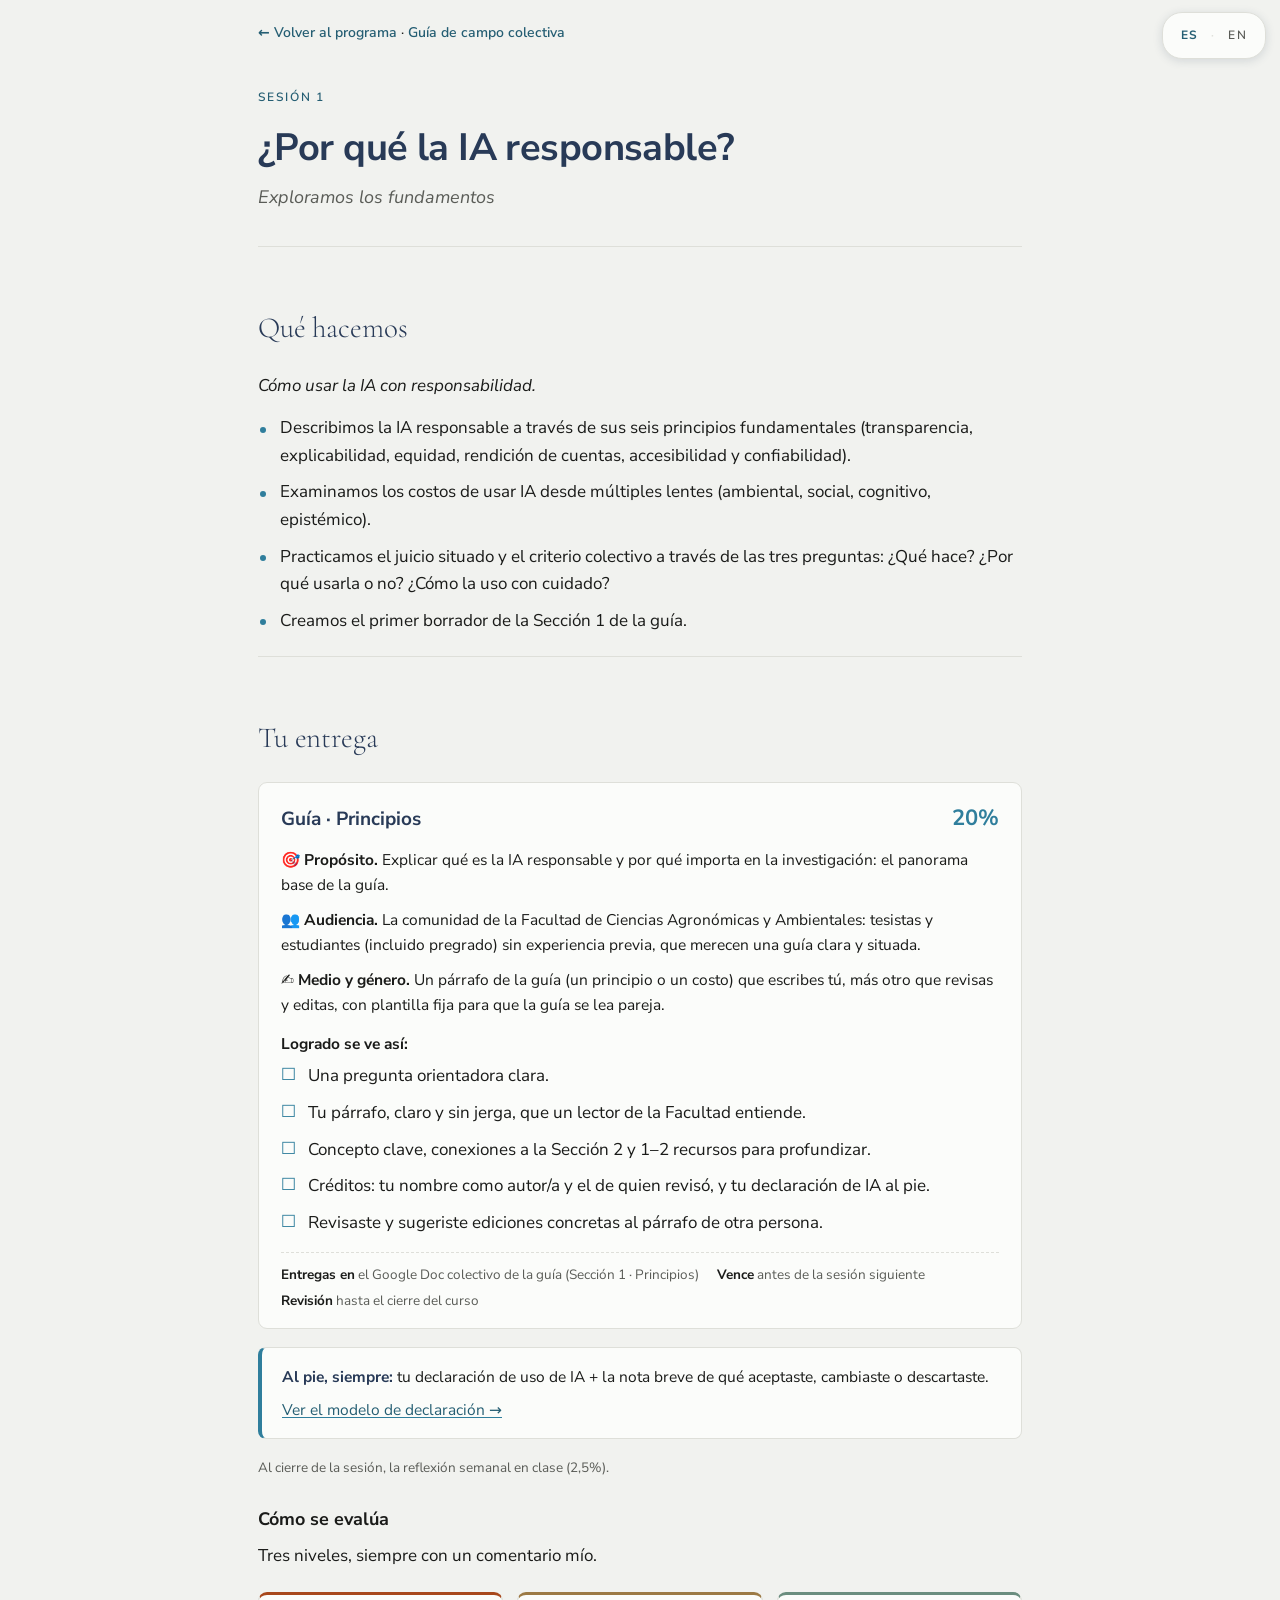
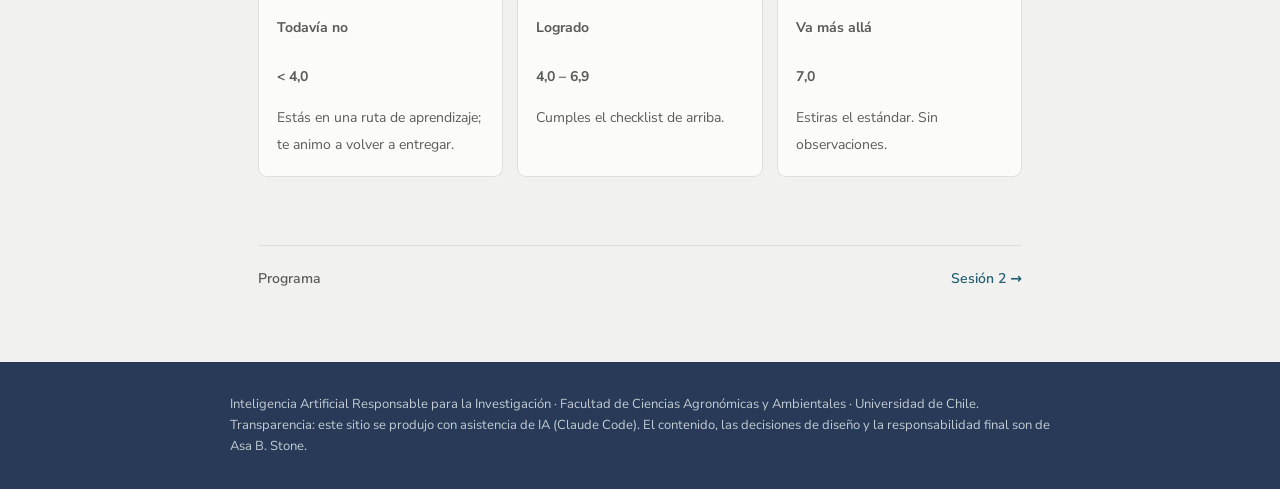
<file: sesion-1.html>
<!DOCTYPE html>
<html lang="es">
<head>
<meta charset="utf-8">
<meta name="viewport" content="width=device-width, initial-scale=1">
<title>Sesión 1 · ¿Por qué la IA responsable? · IA Responsable</title>
<link rel="preconnect" href="https://fonts.googleapis.com">
<link rel="preconnect" href="https://fonts.gstatic.com" crossorigin>
<link href="https://fonts.googleapis.com/css2?family=Cormorant+Garamond:ital,wght@0,300;0,400;0,500;1,300;1,400&family=Nunito+Sans:ital,opsz,wght@0,6..12,300;0,6..12,400;0,6..12,500;0,6..12,700;1,6..12,400&display=swap" rel="stylesheet">
<link rel="stylesheet" href="styles.css">
<link rel="icon" href="favicon.svg" type="image/svg+xml">
<meta name="theme-color" content="#283A57">
<meta name="description" content="Sesión 1: los fundamentos de la IA responsable y sus costos reales. Tu primera contribución a la guía de campo colectiva de la Facultad de Ciencias Agronómicas y Ambientales.">
<meta property="og:title" content="Sesión 1 · ¿Por qué la IA responsable?">
<meta property="og:description" content="Los fundamentos de la IA responsable y sus costos reales (ambiental, comunitario, cognitivo).">
<meta property="og:type" content="article">
<meta property="og:locale" content="es_CL">
</head>
<body data-lang="es">
<div class="langbar" role="group" aria-label="Idioma / Language">
  <button data-set="es" class="active" aria-pressed="true">ES</button><span aria-hidden="true">·</span><button data-set="en" aria-pressed="false">EN</button>
</div>
<div class="wrap">
  <p class="subnav"><a href="index.html"><span class="lang-es">← Volver al programa</span><span class="lang-en">← Back to the program</span></a> <span aria-hidden="true">·</span> <a href="guia.html"><span class="lang-es">Guía de campo colectiva</span><span class="lang-en">Collective field guide</span></a></p>
  <div class="wtitle c1">
    <span class="wk"><span class="lang-es">Sesión 1</span><span class="lang-en">Session 1</span></span>
    <h1><span class="lang-es">¿Por qué la IA responsable?</span><span class="lang-en">Why responsible AI?</span></h1>
    <p class="q"><span class="lang-es">Exploramos los fundamentos</span><span class="lang-en">We explore the foundations</span></p>
  </div>

  <section style="border-top:none;">
    <h2><span class="lang-es">Qué hacemos</span><span class="lang-en">What we do</span></h2>
    <p><span class="lang-es"><em>Cómo usar la IA con responsabilidad.</em></span><span class="lang-en"><em>How to use AI responsibly.</em></span></p>
    <ul>
      <li><span class="lang-es">Describimos la IA responsable a través de sus seis principios fundamentales (transparencia, explicabilidad, equidad, rendición de cuentas, accesibilidad y confiabilidad).</span><span class="lang-en">We describe responsible AI through its six fundamental principles (transparency, explainability, fairness, accountability, accessibility, and reliability).</span></li>
      <li><span class="lang-es">Examinamos los costos de usar IA desde múltiples lentes (ambiental, social, cognitivo, epistémico).</span><span class="lang-en">We examine the costs of using AI from multiple lenses (environmental, social, cognitive, epistemic).</span></li>
      <li><span class="lang-es">Practicamos el juicio situado y el criterio colectivo a través de las tres preguntas: ¿Qué hace? ¿Por qué usarla o no? ¿Cómo la uso con cuidado?</span><span class="lang-en">We practice situated judgment and collective discernment through the three questions: What does it do? Why or why not use it? How do I use it with care?</span></li>
      <li><span class="lang-es">Creamos el primer borrador de la Sección 1 de la guía.</span><span class="lang-en">We create the first draft of Section 1 of the field guide.</span></li>
    </ul>
  </section>

  <section id="entrega">
    <h2><span class="lang-es">Tu entrega</span><span class="lang-en">Your deliverable</span></h2>
    <div class="deliv">
      <div class="top"><h3><span class="lang-es">Guía · Principios</span><span class="lang-en">Guide · Principles</span></h3><span class="pct">20%</span></div>
      <p>🎯 <strong><span class="lang-es">Propósito.</span><span class="lang-en">Purpose.</span></strong> <span class="lang-es">Explicar qué es la IA responsable y por qué importa en la investigación: el panorama base de la guía.</span><span class="lang-en">Explain what responsible AI is and why it matters in research: the field guide's foundational overview.</span></p>
      <p>👥 <strong><span class="lang-es">Audiencia.</span><span class="lang-en">Audience.</span></strong> <span class="lang-es">La comunidad de la Facultad de Ciencias Agronómicas y Ambientales: tesistas y estudiantes (incluido pregrado) sin experiencia previa, que merecen una guía clara y situada.</span><span class="lang-en">The Facultad de Ciencias Agronómicas y Ambientales community: thesis and undergraduate students with no prior experience, who deserve a clear, situated guide.</span></p>
      <p>✍️ <strong><span class="lang-es">Medio y género.</span><span class="lang-en">Medium and genre.</span></strong> <span class="lang-es">Un párrafo de la guía (un principio o un costo) que escribes tú, más otro que revisas y editas, con plantilla fija para que la guía se lea pareja.</span><span class="lang-en">One field-guide paragraph (a principle or a cost) that you write, plus another you review and edit, with a fixed template so the field guide reads evenly.</span></p>
      <p style="margin-top:14px;"><strong><span class="lang-es">Logrado se ve así:</span><span class="lang-en">Achieved looks like this:</span></strong></p>
      <ul class="check">
        <li><span class="lang-es">Una pregunta orientadora clara.</span><span class="lang-en">A clear guiding question.</span></li>
        <li><span class="lang-es">Tu párrafo, claro y sin jerga, que un lector de la Facultad entiende.</span><span class="lang-en">Your paragraph, clear and jargon-free, that a Facultad reader understands.</span></li>
        <li><span class="lang-es">Concepto clave, conexiones a la Sección 2 y 1–2 recursos para profundizar.</span><span class="lang-en">Key concept, links to Section 2, and 1–2 resources to go deeper.</span></li>
        <li><span class="lang-es">Créditos: tu nombre como autor/a y el de quien revisó, y tu declaración de IA al pie.</span><span class="lang-en">Credits: your name as author and your reviewer's, and your AI declaration at the foot.</span></li>
        <li><span class="lang-es">Revisaste y sugeriste ediciones concretas al párrafo de otra persona.</span><span class="lang-en">You reviewed and suggested concrete edits to another person's paragraph.</span></li>
      </ul>

      <div class="meta"><span><b><span class="lang-es">Entregas en</span><span class="lang-en">Submit in</span></b> <span class="lang-es">el Google Doc colectivo de la guía (Sección 1 · Principios)</span><span class="lang-en">the collective field-guide Google Doc (Section 1 · Principles)</span></span><span><b><span class="lang-es">Vence</span><span class="lang-en">Due</span></b> <span class="lang-es">antes de la sesión siguiente</span><span class="lang-en">before the next session</span></span><span><b><span class="lang-es">Revisión</span><span class="lang-en">Revision</span></b> <span class="lang-es">hasta el cierre del curso</span><span class="lang-en">until the course closes</span></span></div>
    </div>
    <div class="note">
      <p style="margin:0 0 8px;"><b><span class="lang-es">Al pie, siempre:</span><span class="lang-en">At the foot, always:</span></b> <span class="lang-es">tu declaración de uso de IA + la nota breve de qué aceptaste, cambiaste o descartaste.</span><span class="lang-en">your AI-use declaration + the short note on what you accepted, changed, or discarded.</span></p>
      <p style="margin:0;"><a href="index.html#declaracion"><span class="lang-es">Ver el modelo de declaración →</span><span class="lang-en">See the declaration model →</span></a></p>
    </div>
    <p style="font-size:13.5px;color:var(--hai);margin:14px 0 0;"><span class="lang-es">Al cierre de la sesión, la reflexión semanal en clase (2,5%).</span><span class="lang-en">At the session&#39;s close, the weekly reflection in class (2.5%).</span></p>

    <h3 id="rubrica"><span class="lang-es">Cómo se evalúa</span><span class="lang-en">How it's assessed</span></h3>
    <p><span class="lang-es">Tres niveles, siempre con un comentario mío.</span><span class="lang-en">Three levels, always with a comment from me.</span></p>
    <div class="band">
      <div class="bcell lv-no"><b><span class="lang-es">Todavía no</span><span class="lang-en">Not yet</span></b><span class="g"><span class="lang-es">&lt; 4,0</span><span class="lang-en">&lt; 4.0</span></span><span><span class="lang-es">Estás en una ruta de aprendizaje; te animo a volver a entregar.</span><span class="lang-en">You're on a learning path and encouraged to resubmit.</span></span></div>
      <div class="bcell lv-si"><b><span class="lang-es">Logrado</span><span class="lang-en">Achieved</span></b><span class="g"><span class="lang-es">4,0 – 6,9</span><span class="lang-en">4.0 – 6.9</span></span><span><span class="lang-es">Cumples el checklist de arriba.</span><span class="lang-en">You meet the checklist above.</span></span></div>
      <div class="bcell lv-mas"><b><span class="lang-es">Va más allá</span><span class="lang-en">Goes beyond</span></b><span class="g"><span class="lang-es">7,0</span><span class="lang-en">7.0</span></span><span><span class="lang-es">Estiras el estándar. Sin observaciones.</span><span class="lang-en">You stretch the standard. No notes.</span></span></div>
    </div>
  </section>

  <div class="pager">
    <a class="home" href="index.html"><span class="lang-es">Programa</span><span class="lang-en">Program</span></a>
    <a href="sesion-2.html"><span class="lang-es">Sesión 2 →</span><span class="lang-en">Session 2 →</span></a>
  </div>

</div>

<footer><div class="footin">
  <span class="lang-es">Inteligencia Artificial Responsable para la Investigación · Facultad de Ciencias Agronómicas y Ambientales · Universidad de Chile.<br>
  Transparencia: este sitio se produjo con asistencia de IA (Claude Code). El contenido, las decisiones de diseño y la responsabilidad final son de Asa B. Stone.</span>
  <span class="lang-en">Responsible Artificial Intelligence for Research · Facultad de Ciencias Agronómicas y Ambientales · University of Chile.<br>
  Transparency: this site was produced with AI assistance (Claude Code). The content, the design decisions, and the final responsibility are Asa B. Stone's.</span>
</div></footer>

<script src="app.js" defer></script>
</body>
</html>
</file>
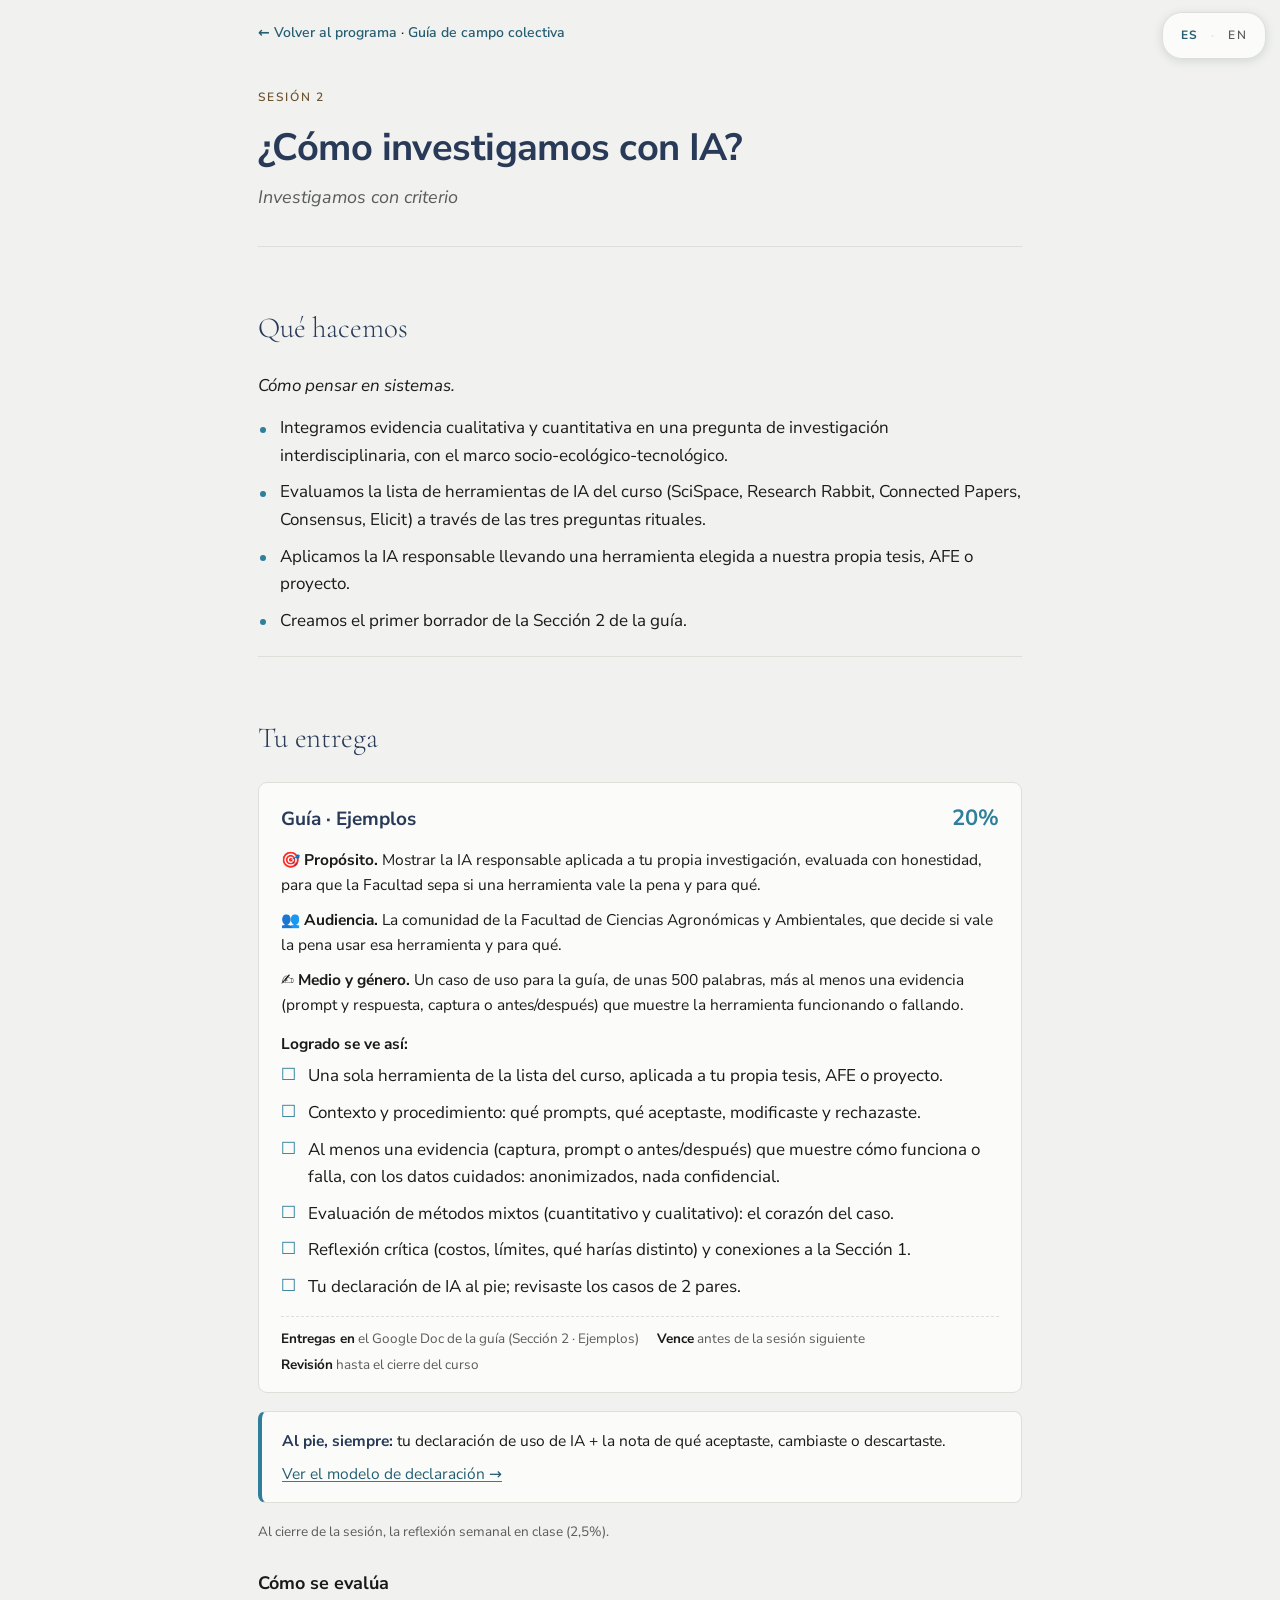
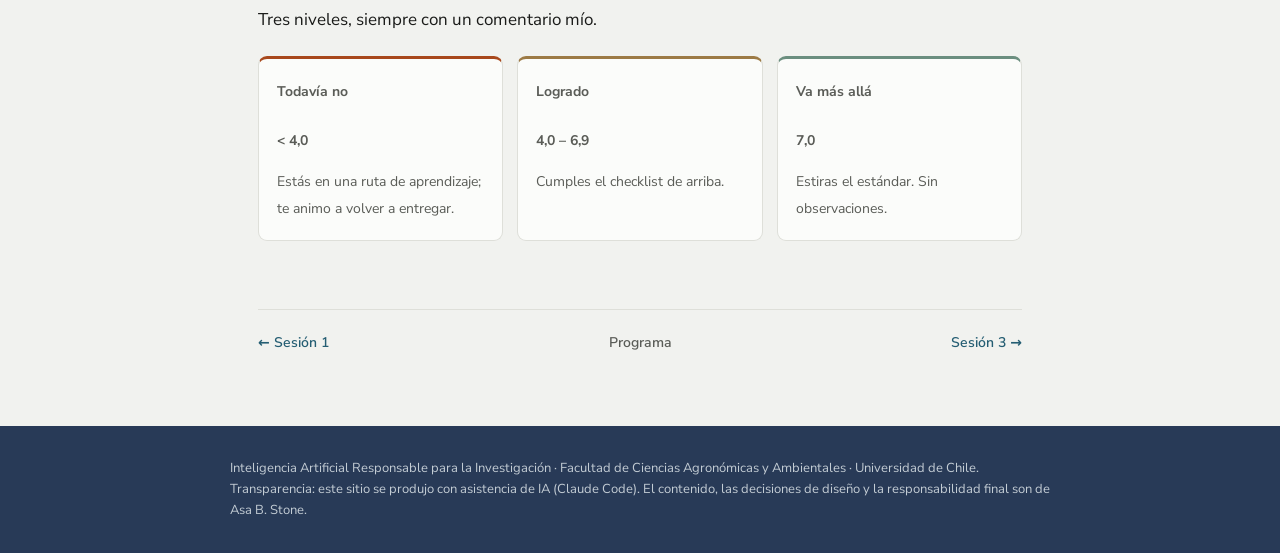
<file: sesion-2.html>
<!DOCTYPE html>
<html lang="es">
<head>
<meta charset="utf-8">
<meta name="viewport" content="width=device-width, initial-scale=1">
<title>Sesión 2 · ¿Cómo investigamos con IA? · IA Responsable</title>
<link rel="preconnect" href="https://fonts.googleapis.com">
<link rel="preconnect" href="https://fonts.gstatic.com" crossorigin>
<link href="https://fonts.googleapis.com/css2?family=Cormorant+Garamond:ital,wght@0,300;0,400;0,500;1,300;1,400&family=Nunito+Sans:ital,opsz,wght@0,6..12,300;0,6..12,400;0,6..12,500;0,6..12,700;1,6..12,400&display=swap" rel="stylesheet">
<link rel="stylesheet" href="styles.css">
<link rel="icon" href="favicon.svg" type="image/svg+xml">
<meta name="theme-color" content="#283A57">
<meta name="description" content="Sesión 2: métodos mixtos y un caso de uso de una herramienta de IA sobre tu propia investigación.">
<meta property="og:title" content="Sesión 2 · ¿Cómo investigamos con IA?">
<meta property="og:description" content="Métodos mixtos y un caso de uso de una herramienta de IA sobre tu propia investigación.">
<meta property="og:type" content="article">
<meta property="og:locale" content="es_CL">
</head>
<body data-lang="es">
<div class="langbar" role="group" aria-label="Idioma / Language">
  <button data-set="es" class="active" aria-pressed="true">ES</button><span aria-hidden="true">·</span><button data-set="en" aria-pressed="false">EN</button>
</div>
<div class="wrap">
  <p class="subnav"><a href="index.html"><span class="lang-es">← Volver al programa</span><span class="lang-en">← Back to the program</span></a> <span aria-hidden="true">·</span> <a href="guia.html"><span class="lang-es">Guía de campo colectiva</span><span class="lang-en">Collective field guide</span></a></p>
  <div class="wtitle c2">
    <span class="wk"><span class="lang-es">Sesión 2</span><span class="lang-en">Session 2</span></span>
    <h1><span class="lang-es">¿Cómo investigamos con IA?</span><span class="lang-en">How do we research with AI?</span></h1>
    <p class="q"><span class="lang-es">Investigamos con criterio</span><span class="lang-en">We research with judgment</span></p>
  </div>

  <section style="border-top:none;">
    <h2><span class="lang-es">Qué hacemos</span><span class="lang-en">What we do</span></h2>
    <p><span class="lang-es"><em>Cómo pensar en sistemas.</em></span><span class="lang-en"><em>How to think in systems.</em></span></p>
    <ul>
      <li><span class="lang-es">Integramos evidencia cualitativa y cuantitativa en una pregunta de investigación interdisciplinaria, con el marco socio-ecológico-tecnológico.</span><span class="lang-en">We integrate qualitative and quantitative evidence in an interdisciplinary research question, using the social-ecological-technological framework.</span></li>
      <li><span class="lang-es">Evaluamos la lista de herramientas de IA del curso (SciSpace, Research Rabbit, Connected Papers, Consensus, Elicit) a través de las tres preguntas rituales.</span><span class="lang-en">We evaluate the course's AI tool list (SciSpace, Research Rabbit, Connected Papers, Consensus, Elicit) through the three ritual questions.</span></li>
      <li><span class="lang-es">Aplicamos la IA responsable llevando una herramienta elegida a nuestra propia tesis, AFE o proyecto.</span><span class="lang-en">We apply responsible AI by bringing a chosen tool to our own thesis, AFE, or project.</span></li>
      <li><span class="lang-es">Creamos el primer borrador de la Sección 2 de la guía.</span><span class="lang-en">We create the first draft of Section 2 of the field guide.</span></li>
    </ul>
  </section>

  <section id="entrega">
    <h2><span class="lang-es">Tu entrega</span><span class="lang-en">Your deliverable</span></h2>
    <div class="deliv">
      <div class="top"><h3><span class="lang-es">Guía · Ejemplos</span><span class="lang-en">Guide · Examples</span></h3><span class="pct">20%</span></div>
      <p>🎯 <strong><span class="lang-es">Propósito.</span><span class="lang-en">Purpose.</span></strong> <span class="lang-es">Mostrar la IA responsable aplicada a tu propia investigación, evaluada con honestidad, para que la Facultad sepa si una herramienta vale la pena y para qué.</span><span class="lang-en">Show responsible AI applied to your own research, honestly evaluated, so the Facultad knows whether a tool is worth it and what for.</span></p>
      <p>👥 <strong><span class="lang-es">Audiencia.</span><span class="lang-en">Audience.</span></strong> <span class="lang-es">La comunidad de la Facultad de Ciencias Agronómicas y Ambientales, que decide si vale la pena usar esa herramienta y para qué.</span><span class="lang-en">The Facultad de Ciencias Agronómicas y Ambientales community, deciding whether that tool is worth using and what for.</span></p>
      <p>✍️ <strong><span class="lang-es">Medio y género.</span><span class="lang-en">Medium and genre.</span></strong> <span class="lang-es">Un caso de uso para la guía, de unas 500 palabras, más al menos una evidencia (prompt y respuesta, captura o antes/después) que muestre la herramienta funcionando o fallando.</span><span class="lang-en">A field-guide use case, around 500 words, plus at least one piece of evidence (prompt and response, screenshot, or before/after) that shows the tool working or failing.</span></p>
      <p style="margin-top:14px;"><strong><span class="lang-es">Logrado se ve así:</span><span class="lang-en">Achieved looks like this:</span></strong></p>
      <ul class="check">
        <li><span class="lang-es">Una sola herramienta de la lista del curso, aplicada a tu propia tesis, AFE o proyecto.</span><span class="lang-en">A single course-list tool, applied to your own thesis, AFE, or project.</span></li>
        <li><span class="lang-es">Contexto y procedimiento: qué prompts, qué aceptaste, modificaste y rechazaste.</span><span class="lang-en">Context and procedure: which prompts, what you accepted, modified, and rejected.</span></li>
        <li><span class="lang-es">Al menos una evidencia (captura, prompt o antes/después) que muestre cómo funciona o falla, con los datos cuidados: anonimizados, nada confidencial.</span><span class="lang-en">At least one piece of evidence (screenshot, prompt, or before/after) showing how it works or fails, with data handled carefully: anonymized, nothing confidential.</span></li>
        <li><span class="lang-es">Evaluación de métodos mixtos (cuantitativo y cualitativo): el corazón del caso.</span><span class="lang-en">Mixed-methods evaluation (quantitative and qualitative): the heart of the case.</span></li>
        <li><span class="lang-es">Reflexión crítica (costos, límites, qué harías distinto) y conexiones a la Sección 1.</span><span class="lang-en">Critical reflection (costs, limits, what you'd do differently) and links to Section 1.</span></li>
        <li><span class="lang-es">Tu declaración de IA al pie; revisaste los casos de 2 pares.</span><span class="lang-en">Your AI declaration at the foot; you reviewed 2 peers' cases.</span></li>
      </ul>

      <div class="meta"><span><b><span class="lang-es">Entregas en</span><span class="lang-en">Submit in</span></b> <span class="lang-es">el Google Doc de la guía (Sección 2 · Ejemplos)</span><span class="lang-en">the field-guide Google Doc (Section 2 · Examples)</span></span><span><b><span class="lang-es">Vence</span><span class="lang-en">Due</span></b> <span class="lang-es">antes de la sesión siguiente</span><span class="lang-en">before the next session</span></span><span><b><span class="lang-es">Revisión</span><span class="lang-en">Revision</span></b> <span class="lang-es">hasta el cierre del curso</span><span class="lang-en">until the course closes</span></span></div>
    </div>
    <div class="note">
      <p style="margin:0 0 8px;"><b><span class="lang-es">Al pie, siempre:</span><span class="lang-en">At the foot, always:</span></b> <span class="lang-es">tu declaración de uso de IA + la nota de qué aceptaste, cambiaste o descartaste.</span><span class="lang-en">your AI-use declaration + the note on what you accepted, changed, or discarded.</span></p>
      <p style="margin:0;"><a href="index.html#declaracion"><span class="lang-es">Ver el modelo de declaración →</span><span class="lang-en">See the declaration model →</span></a></p>
    </div>
    <p style="font-size:13.5px;color:var(--hai);margin:14px 0 0;"><span class="lang-es">Al cierre de la sesión, la reflexión semanal en clase (2,5%).</span><span class="lang-en">At the session&#39;s close, the weekly reflection in class (2.5%).</span></p>

    <h3 id="rubrica"><span class="lang-es">Cómo se evalúa</span><span class="lang-en">How it's assessed</span></h3>
    <p><span class="lang-es">Tres niveles, siempre con un comentario mío.</span><span class="lang-en">Three levels, always with a comment from me.</span></p>
    <div class="band">
      <div class="bcell lv-no"><b><span class="lang-es">Todavía no</span><span class="lang-en">Not yet</span></b><span class="g"><span class="lang-es">&lt; 4,0</span><span class="lang-en">&lt; 4.0</span></span><span><span class="lang-es">Estás en una ruta de aprendizaje; te animo a volver a entregar.</span><span class="lang-en">You're on a learning path and encouraged to resubmit.</span></span></div>
      <div class="bcell lv-si"><b><span class="lang-es">Logrado</span><span class="lang-en">Achieved</span></b><span class="g"><span class="lang-es">4,0 – 6,9</span><span class="lang-en">4.0 – 6.9</span></span><span><span class="lang-es">Cumples el checklist de arriba.</span><span class="lang-en">You meet the checklist above.</span></span></div>
      <div class="bcell lv-mas"><b><span class="lang-es">Va más allá</span><span class="lang-en">Goes beyond</span></b><span class="g"><span class="lang-es">7,0</span><span class="lang-en">7.0</span></span><span><span class="lang-es">Estiras el estándar. Sin observaciones.</span><span class="lang-en">You stretch the standard. No notes.</span></span></div>
    </div>
  </section>

  <div class="pager">
    <a href="sesion-1.html"><span class="lang-es">← Sesión 1</span><span class="lang-en">← Session 1</span></a>
    <a class="home" href="index.html"><span class="lang-es">Programa</span><span class="lang-en">Program</span></a>
    <a href="sesion-3.html"><span class="lang-es">Sesión 3 →</span><span class="lang-en">Session 3 →</span></a>
  </div>

</div>

<footer><div class="footin">
  <span class="lang-es">Inteligencia Artificial Responsable para la Investigación · Facultad de Ciencias Agronómicas y Ambientales · Universidad de Chile.<br>
  Transparencia: este sitio se produjo con asistencia de IA (Claude Code). El contenido, las decisiones de diseño y la responsabilidad final son de Asa B. Stone.</span>
  <span class="lang-en">Responsible Artificial Intelligence for Research · Facultad de Ciencias Agronómicas y Ambientales · University of Chile.<br>
  Transparency: this site was produced with AI assistance (Claude Code). The content, the design decisions, and the final responsibility are Asa B. Stone's.</span>
</div></footer>

<script src="app.js" defer></script>
</body>
</html>
</file>
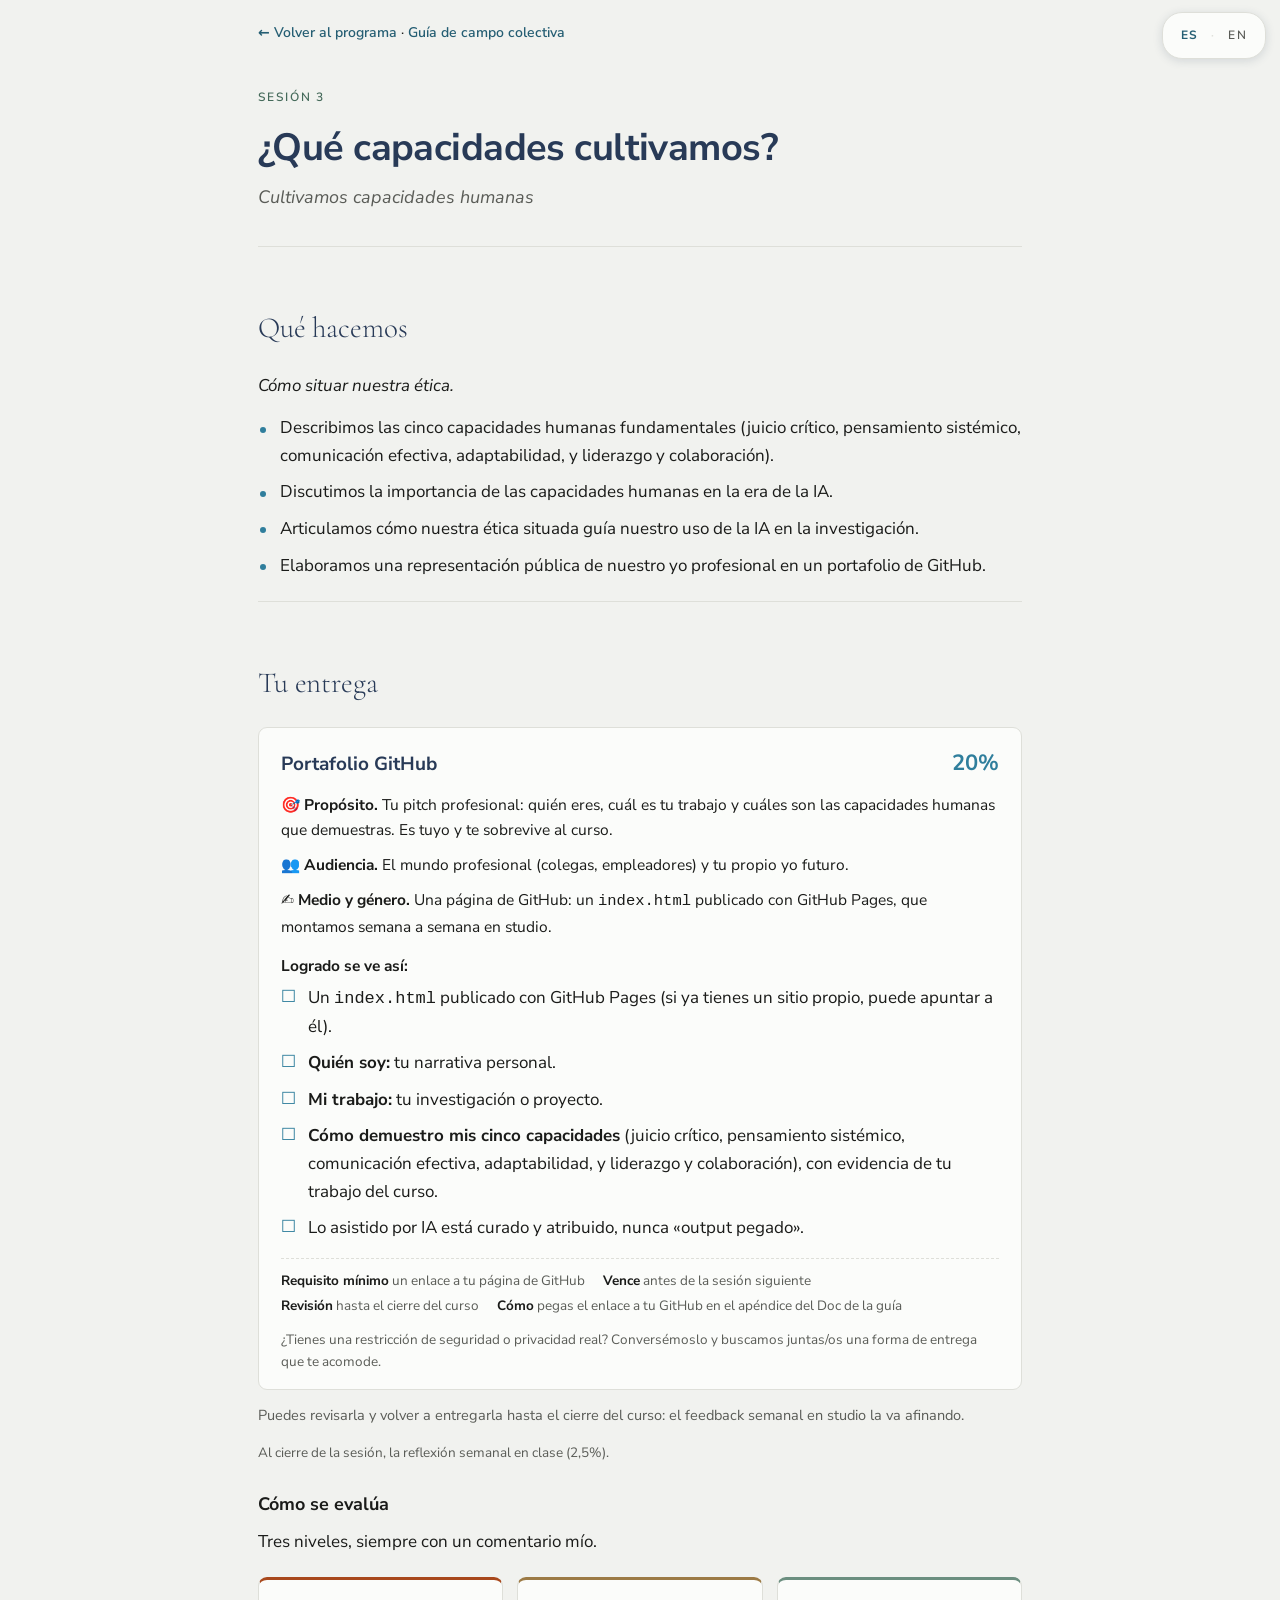
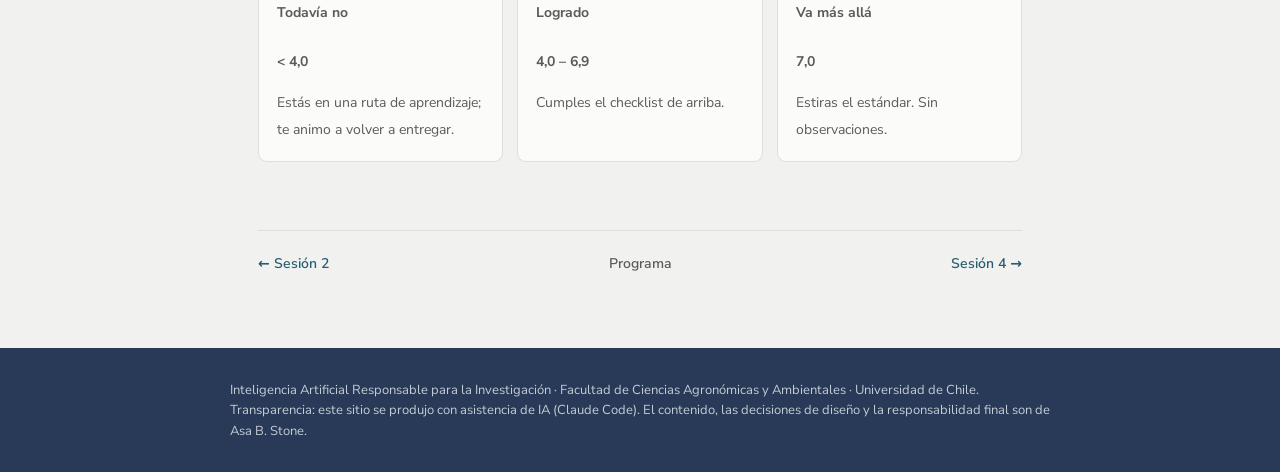
<file: sesion-3.html>
<!DOCTYPE html>
<html lang="es">
<head>
<meta charset="utf-8">
<meta name="viewport" content="width=device-width, initial-scale=1">
<title>Sesión 3 · ¿Qué capacidades cultivamos? · IA Responsable</title>
<link rel="preconnect" href="https://fonts.googleapis.com">
<link rel="preconnect" href="https://fonts.gstatic.com" crossorigin>
<link href="https://fonts.googleapis.com/css2?family=Cormorant+Garamond:ital,wght@0,300;0,400;0,500;1,300;1,400&family=Nunito+Sans:ital,opsz,wght@0,6..12,300;0,6..12,400;0,6..12,500;0,6..12,700;1,6..12,400&display=swap" rel="stylesheet">
<link rel="stylesheet" href="styles.css">
<link rel="icon" href="favicon.svg" type="image/svg+xml">
<meta name="theme-color" content="#283A57">
<meta name="description" content="Sesión 3: las capacidades humanas que cultivamos en la era de la IA, y tu portafolio individual en GitHub.">
<meta property="og:title" content="Sesión 3 · ¿Qué capacidades cultivamos?">
<meta property="og:description" content="Las capacidades humanas que cultivamos en la era de la IA, y tu portafolio individual en GitHub.">
<meta property="og:type" content="article">
<meta property="og:locale" content="es_CL">
</head>
<body data-lang="es">
<div class="langbar" role="group" aria-label="Idioma / Language">
  <button data-set="es" class="active" aria-pressed="true">ES</button><span aria-hidden="true">·</span><button data-set="en" aria-pressed="false">EN</button>
</div>
<div class="wrap">
  <p class="subnav"><a href="index.html"><span class="lang-es">← Volver al programa</span><span class="lang-en">← Back to the program</span></a> <span aria-hidden="true">·</span> <a href="guia.html"><span class="lang-es">Guía de campo colectiva</span><span class="lang-en">Collective field guide</span></a></p>
  <div class="wtitle c3">
    <span class="wk"><span class="lang-es">Sesión 3</span><span class="lang-en">Session 3</span></span>
    <h1><span class="lang-es">¿Qué capacidades cultivamos?</span><span class="lang-en">Which capacities do we cultivate?</span></h1>
    <p class="q"><span class="lang-es">Cultivamos capacidades humanas</span><span class="lang-en">We cultivate human capacities</span></p>
  </div>

  <section style="border-top:none;">
    <h2><span class="lang-es">Qué hacemos</span><span class="lang-en">What we do</span></h2>
    <p><span class="lang-es"><em>Cómo situar nuestra ética.</em></span><span class="lang-en"><em>How to situate our ethics.</em></span></p>
    <ul>
      <li><span class="lang-es">Describimos las cinco capacidades humanas fundamentales (juicio crítico, pensamiento sistémico, comunicación efectiva, adaptabilidad, y liderazgo y colaboración).</span><span class="lang-en">We describe the five fundamental human capacities (critical judgment, systems thinking, effective communication, adaptability, and leadership and collaboration).</span></li>
      <li><span class="lang-es">Discutimos la importancia de las capacidades humanas en la era de la IA.</span><span class="lang-en">We discuss the importance of human capacities in the era of AI.</span></li>
      <li><span class="lang-es">Articulamos cómo nuestra ética situada guía nuestro uso de la IA en la investigación.</span><span class="lang-en">We articulate how our situated ethics guide our AI use in research.</span></li>
      <li><span class="lang-es">Elaboramos una representación pública de nuestro yo profesional en un portafolio de GitHub.</span><span class="lang-en">We craft a public representation of our professional selves in a GitHub portfolio.</span></li>
    </ul>
  </section>

  <section id="entrega">
    <h2><span class="lang-es">Tu entrega</span><span class="lang-en">Your deliverable</span></h2>
    <div class="deliv">
      <div class="top"><h3><span class="lang-es">Portafolio GitHub</span><span class="lang-en">GitHub portfolio</span></h3><span class="pct">20%</span></div>
      <p>🎯 <strong><span class="lang-es">Propósito.</span><span class="lang-en">Purpose.</span></strong> <span class="lang-es">Tu pitch profesional: quién eres, cuál es tu trabajo y cuáles son las capacidades humanas que demuestras. Es tuyo y te sobrevive al curso.</span><span class="lang-en">Your professional pitch: who you are, what your work is, and what the human capacities you demonstrate are. It's yours and it outlives the course.</span></p>
      <p>👥 <strong><span class="lang-es">Audiencia.</span><span class="lang-en">Audience.</span></strong> <span class="lang-es">El mundo profesional (colegas, empleadores) y tu propio yo futuro.</span><span class="lang-en">The professional world (colleagues, employers) and your own future self.</span></p>
      <p>✍️ <strong><span class="lang-es">Medio y género.</span><span class="lang-en">Medium and genre.</span></strong> <span class="lang-es">Una página de GitHub: un <code>index.html</code> publicado con GitHub Pages, que montamos semana a semana en studio.</span><span class="lang-en">A GitHub page: an <code>index.html</code> published with GitHub Pages, built week by week in the studio.</span></p>
      <p style="margin-top:14px;"><strong><span class="lang-es">Logrado se ve así:</span><span class="lang-en">Achieved looks like this:</span></strong></p>
      <ul class="check">
        <li><span class="lang-es">Un <code>index.html</code> publicado con GitHub Pages (si ya tienes un sitio propio, puede apuntar a él).</span><span class="lang-en">An <code>index.html</code> published with GitHub Pages (if you already have your own site, it can point to it).</span></li>
        <li><strong><span class="lang-es">Quién soy:</span><span class="lang-en">Who I am:</span></strong> <span class="lang-es">tu narrativa personal.</span><span class="lang-en">your personal narrative.</span></li>
        <li><strong><span class="lang-es">Mi trabajo:</span><span class="lang-en">My work:</span></strong> <span class="lang-es">tu investigación o proyecto.</span><span class="lang-en">your research or project.</span></li>
        <li><strong><span class="lang-es">Cómo demuestro mis cinco capacidades</span><span class="lang-en">How I demonstrate my five capacities</span></strong> <span class="lang-es">(juicio crítico, pensamiento sistémico, comunicación efectiva, adaptabilidad, y liderazgo y colaboración), con evidencia de tu trabajo del curso.</span><span class="lang-en">(critical judgment, systems thinking, effective communication, adaptability, and leadership and collaboration), with evidence from your course work.</span></li>
        <li><span class="lang-es">Lo asistido por IA está curado y atribuido, nunca «output pegado».</span><span class="lang-en">Anything AI-assisted is curated and attributed, never "pasted output".</span></li>
      </ul>

      <div class="meta"><span><b><span class="lang-es">Requisito mínimo</span><span class="lang-en">Minimum requirement</span></b> <span class="lang-es">un enlace a tu página de GitHub</span><span class="lang-en">a link to your GitHub page</span></span><span><b><span class="lang-es">Vence</span><span class="lang-en">Due</span></b> <span class="lang-es">antes de la sesión siguiente</span><span class="lang-en">before the next session</span></span><span><b><span class="lang-es">Revisión</span><span class="lang-en">Revision</span></b> <span class="lang-es">hasta el cierre del curso</span><span class="lang-en">until the course closes</span></span><span><b><span class="lang-es">Cómo</span><span class="lang-en">How</span></b> <span class="lang-es">pegas el enlace a tu GitHub en el apéndice del Doc de la guía</span><span class="lang-en">paste your GitHub link into the field-guide Doc's appendix</span></span></div>
      <p style="font-size:13.5px;color:var(--hai);margin-top:12px;"><span class="lang-es">¿Tienes una restricción de seguridad o privacidad real? Conversémoslo y buscamos juntas/os una forma de entrega que te acomode.</span><span class="lang-en">Do you have a real security or privacy constraint? Let's talk and find a submission form that works for you.</span></p>
    </div>
    <p style="font-size:14.5px;color:var(--hai);"><span class="lang-es">Puedes revisarla y volver a entregarla hasta el cierre del curso: el feedback semanal en studio la va afinando.</span><span class="lang-en">You can revise and resubmit it until the course closes: the weekly studio feedback keeps refining it along the way.</span></p>
    <p style="font-size:13.5px;color:var(--hai);margin:14px 0 0;"><span class="lang-es">Al cierre de la sesión, la reflexión semanal en clase (2,5%).</span><span class="lang-en">At the session&#39;s close, the weekly reflection in class (2.5%).</span></p>

    <h3 id="rubrica"><span class="lang-es">Cómo se evalúa</span><span class="lang-en">How it's assessed</span></h3>
    <p><span class="lang-es">Tres niveles, siempre con un comentario mío.</span><span class="lang-en">Three levels, always with a comment from me.</span></p>
    <div class="band">
      <div class="bcell lv-no"><b><span class="lang-es">Todavía no</span><span class="lang-en">Not yet</span></b><span class="g"><span class="lang-es">&lt; 4,0</span><span class="lang-en">&lt; 4.0</span></span><span><span class="lang-es">Estás en una ruta de aprendizaje; te animo a volver a entregar.</span><span class="lang-en">You're on a learning path and encouraged to resubmit.</span></span></div>
      <div class="bcell lv-si"><b><span class="lang-es">Logrado</span><span class="lang-en">Achieved</span></b><span class="g"><span class="lang-es">4,0 – 6,9</span><span class="lang-en">4.0 – 6.9</span></span><span><span class="lang-es">Cumples el checklist de arriba.</span><span class="lang-en">You meet the checklist above.</span></span></div>
      <div class="bcell lv-mas"><b><span class="lang-es">Va más allá</span><span class="lang-en">Goes beyond</span></b><span class="g"><span class="lang-es">7,0</span><span class="lang-en">7.0</span></span><span><span class="lang-es">Estiras el estándar. Sin observaciones.</span><span class="lang-en">You stretch the standard. No notes.</span></span></div>
    </div>
  </section>

  <div class="pager">
    <a href="sesion-2.html"><span class="lang-es">← Sesión 2</span><span class="lang-en">← Session 2</span></a>
    <a class="home" href="index.html"><span class="lang-es">Programa</span><span class="lang-en">Program</span></a>
    <a href="sesion-4.html"><span class="lang-es">Sesión 4 →</span><span class="lang-en">Session 4 →</span></a>
  </div>

</div>

<footer><div class="footin">
  <span class="lang-es">Inteligencia Artificial Responsable para la Investigación · Facultad de Ciencias Agronómicas y Ambientales · Universidad de Chile.<br>
  Transparencia: este sitio se produjo con asistencia de IA (Claude Code). El contenido, las decisiones de diseño y la responsabilidad final son de Asa B. Stone.</span>
  <span class="lang-en">Responsible Artificial Intelligence for Research · Facultad de Ciencias Agronómicas y Ambientales · University of Chile.<br>
  Transparency: this site was produced with AI assistance (Claude Code). The content, the design decisions, and the final responsibility are Asa B. Stone's.</span>
</div></footer>

<script src="app.js" defer></script>
</body>
</html>
</file>
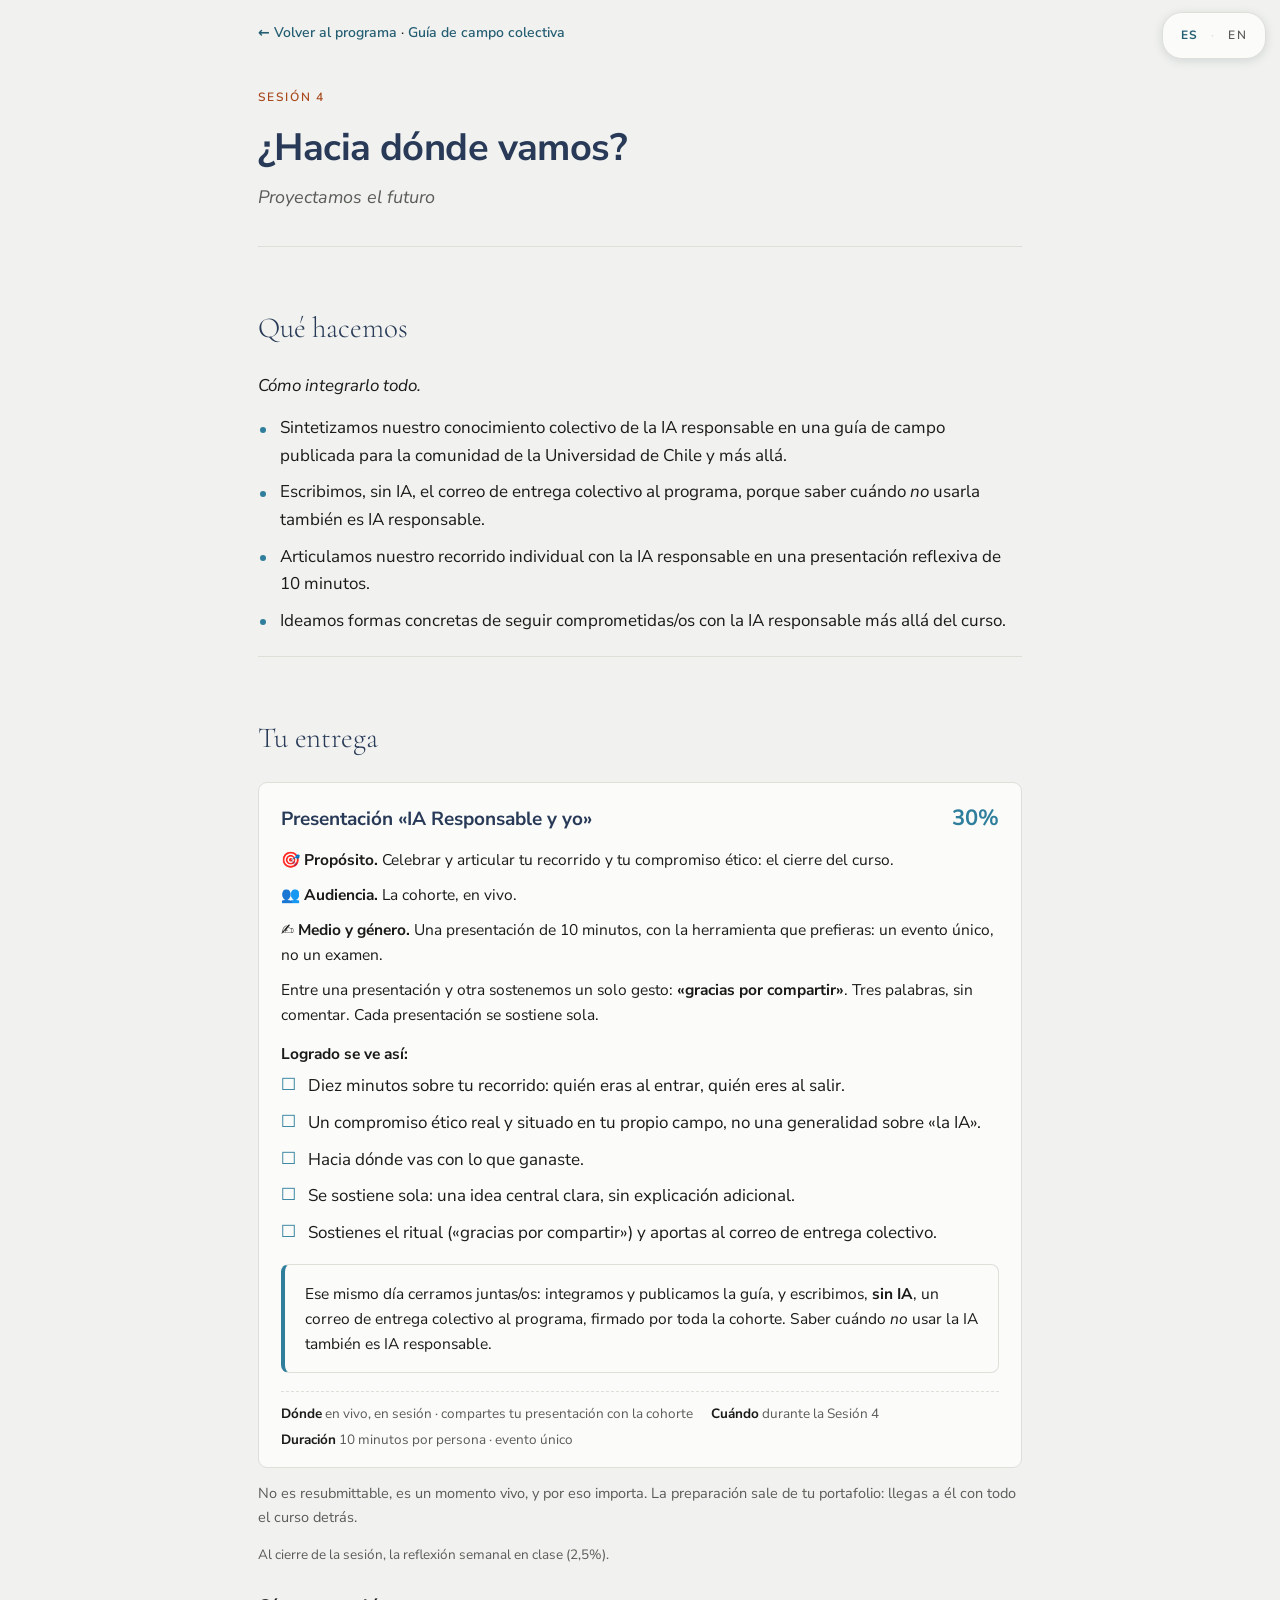
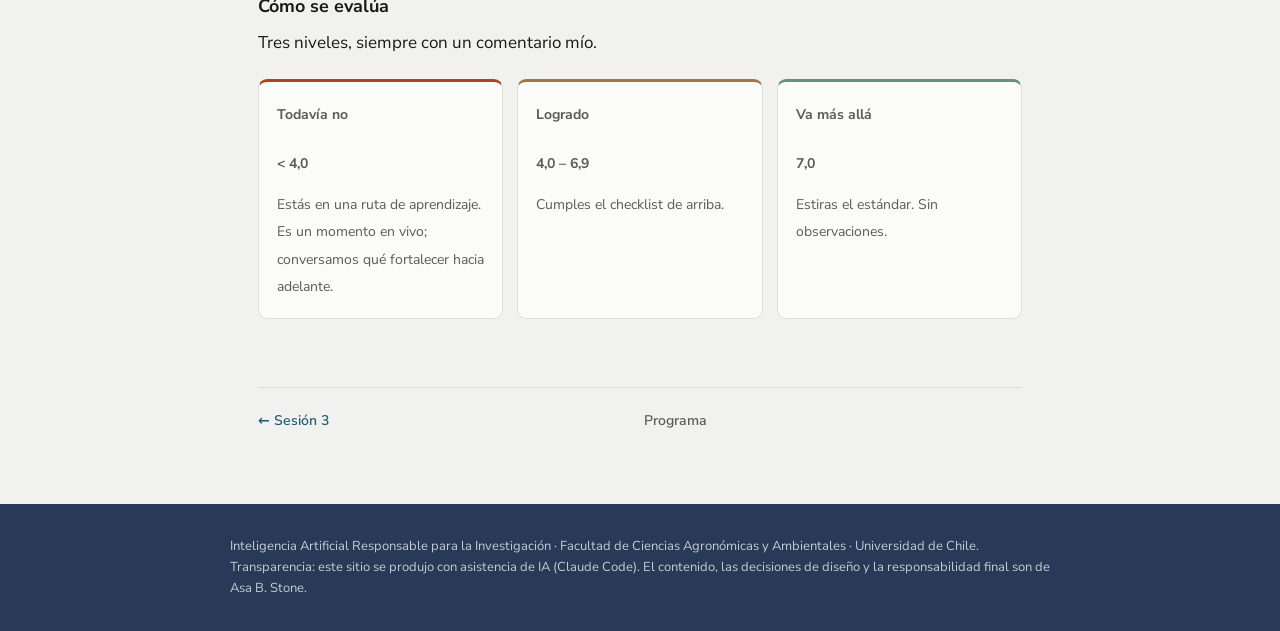
<file: sesion-4.html>
<!DOCTYPE html>
<html lang="es">
<head>
<meta charset="utf-8">
<meta name="viewport" content="width=device-width, initial-scale=1">
<title>Sesión 4 · ¿Hacia dónde vamos? · IA Responsable</title>
<link rel="preconnect" href="https://fonts.googleapis.com">
<link rel="preconnect" href="https://fonts.gstatic.com" crossorigin>
<link href="https://fonts.googleapis.com/css2?family=Cormorant+Garamond:ital,wght@0,300;0,400;0,500;1,300;1,400&family=Nunito+Sans:ital,opsz,wght@0,6..12,300;0,6..12,400;0,6..12,500;0,6..12,700;1,6..12,400&display=swap" rel="stylesheet">
<link rel="stylesheet" href="styles.css">
<link rel="icon" href="favicon.svg" type="image/svg+xml">
<meta name="theme-color" content="#283A57">
<meta name="description" content="Sesión 4: tu presentación «IA Responsable y yo» y el cierre celebratorio de la cohorte.">
<meta property="og:title" content="Sesión 4 · ¿Hacia dónde vamos?">
<meta property="og:description" content="Tu presentación «IA Responsable y yo» y el cierre celebratorio de la cohorte.">
<meta property="og:type" content="article">
<meta property="og:locale" content="es_CL">
</head>
<body data-lang="es">
<div class="langbar" role="group" aria-label="Idioma / Language">
  <button data-set="es" class="active" aria-pressed="true">ES</button><span aria-hidden="true">·</span><button data-set="en" aria-pressed="false">EN</button>
</div>
<div class="wrap">
  <p class="subnav"><a href="index.html"><span class="lang-es">← Volver al programa</span><span class="lang-en">← Back to the program</span></a> <span aria-hidden="true">·</span> <a href="guia.html"><span class="lang-es">Guía de campo colectiva</span><span class="lang-en">Collective field guide</span></a></p>
  <div class="wtitle c4">
    <span class="wk"><span class="lang-es">Sesión 4</span><span class="lang-en">Session 4</span></span>
    <h1><span class="lang-es">¿Hacia dónde vamos?</span><span class="lang-en">Where are we headed?</span></h1>
    <p class="q"><span class="lang-es">Proyectamos el futuro</span><span class="lang-en">We look to the future</span></p>
  </div>

  <section style="border-top:none;">
    <h2><span class="lang-es">Qué hacemos</span><span class="lang-en">What we do</span></h2>
    <p><span class="lang-es"><em>Cómo integrarlo todo.</em></span><span class="lang-en"><em>How to bring it all together.</em></span></p>
    <ul>
      <li><span class="lang-es">Sintetizamos nuestro conocimiento colectivo de la IA responsable en una guía de campo publicada para la comunidad de la Universidad de Chile y más allá.</span><span class="lang-en">We synthesize our collective knowledge of responsible AI into a published field guide for the University of Chile community and beyond.</span></li>
      <li><span class="lang-es">Escribimos, sin IA, el correo de entrega colectivo al programa, porque saber cuándo <em>no</em> usarla también es IA responsable.</span><span class="lang-en">We write, without AI, the collective submission email to the program, because knowing when <em>not</em> to use it is also responsible AI.</span></li>
      <li><span class="lang-es">Articulamos nuestro recorrido individual con la IA responsable en una presentación reflexiva de 10 minutos.</span><span class="lang-en">We articulate our individual journey with responsible AI in a 10-minute reflective presentation.</span></li>
      <li><span class="lang-es">Ideamos formas concretas de seguir comprometidas/os con la IA responsable más allá del curso.</span><span class="lang-en">We ideate concrete ways of staying engaged with responsible AI beyond the course.</span></li>
    </ul>
  </section>

  <section id="entrega">
    <h2><span class="lang-es">Tu entrega</span><span class="lang-en">Your deliverable</span></h2>
    <div class="deliv">
      <div class="top"><h3><span class="lang-es">Presentación «IA Responsable y yo»</span><span class="lang-en">Presentation "Responsible AI and Me"</span></h3><span class="pct">30%</span></div>
      <p>🎯 <strong><span class="lang-es">Propósito.</span><span class="lang-en">Purpose.</span></strong> <span class="lang-es">Celebrar y articular tu recorrido y tu compromiso ético: el cierre del curso.</span><span class="lang-en">Celebrate and articulate your journey and your ethical commitment: the close of the course.</span></p>
      <p>👥 <strong><span class="lang-es">Audiencia.</span><span class="lang-en">Audience.</span></strong> <span class="lang-es">La cohorte, en vivo.</span><span class="lang-en">The cohort, live.</span></p>
      <p>✍️ <strong><span class="lang-es">Medio y género.</span><span class="lang-en">Medium and genre.</span></strong> <span class="lang-es">Una presentación de 10 minutos, con la herramienta que prefieras: un evento único, no un examen.</span><span class="lang-en">A 10-minute presentation, with whatever tool you prefer: a one-time event, not an exam.</span></p>
      <p><span class="lang-es">Entre una presentación y otra sostenemos un solo gesto: <strong>«gracias por compartir»</strong>. Tres palabras, sin comentar. Cada presentación se sostiene sola.</span><span class="lang-en">Between one presentation and the next we hold a single gesture: <strong>"thank you for sharing"</strong>. Three words, no commentary. Each presentation stands on its own.</span></p>
      <p style="margin-top:14px;"><strong><span class="lang-es">Logrado se ve así:</span><span class="lang-en">Achieved looks like this:</span></strong></p>
      <ul class="check">
        <li><span class="lang-es">Diez minutos sobre tu recorrido: quién eras al entrar, quién eres al salir.</span><span class="lang-en">Ten minutes on your journey: who you were coming in, who you are going out.</span></li>
        <li><span class="lang-es">Un compromiso ético real y situado en tu propio campo, no una generalidad sobre «la IA».</span><span class="lang-en">A real ethical commitment situated in your own field, not a generality about "AI".</span></li>
        <li><span class="lang-es">Hacia dónde vas con lo que ganaste.</span><span class="lang-en">Where you're headed with what you gained.</span></li>
        <li><span class="lang-es">Se sostiene sola: una idea central clara, sin explicación adicional.</span><span class="lang-en">It stands on its own: a clear central idea, no extra explanation.</span></li>
        <li><span class="lang-es">Sostienes el ritual («gracias por compartir») y aportas al correo de entrega colectivo.</span><span class="lang-en">You hold the ritual ("thank you for sharing") and contribute to the collective submission email.</span></li>
      </ul>
      <div class="note">
        <p style="margin:0;"><span class="lang-es">Ese mismo día cerramos juntas/os: integramos y publicamos la guía, y escribimos, <strong>sin IA</strong>, un correo de entrega colectivo al programa, firmado por toda la cohorte. Saber cuándo <em>no</em> usar la IA también es IA responsable.</span><span class="lang-en">That same day we close together: we integrate and publish the field guide, and we write, <strong>without AI</strong>, a collective submission email to the program, signed by the whole cohort. Knowing when <em>not</em> to use AI is also responsible AI.</span></p>
      </div>

      <div class="meta"><span><b><span class="lang-es">Dónde</span><span class="lang-en">Where</span></b> <span class="lang-es">en vivo, en sesión · compartes tu presentación con la cohorte</span><span class="lang-en">live, in session · you share your presentation with the cohort</span></span><span><b><span class="lang-es">Cuándo</span><span class="lang-en">When</span></b> <span class="lang-es">durante la Sesión 4</span><span class="lang-en">during Session 4</span></span><span><b><span class="lang-es">Duración</span><span class="lang-en">Duration</span></b> <span class="lang-es">10 minutos por persona · evento único</span><span class="lang-en">10 minutes per person · one-time event</span></span></div>
    </div>
    <p style="font-size:14.5px;color:var(--hai);"><span class="lang-es">No es resubmittable, es un momento vivo, y por eso importa. La preparación sale de tu portafolio: llegas a él con todo el curso detrás.</span><span class="lang-en">It isn't resubmittable, it's a live moment, and that's why it matters. The preparation comes from your portfolio: you arrive with the whole course behind you.</span></p>
    <p style="font-size:13.5px;color:var(--hai);margin:14px 0 0;"><span class="lang-es">Al cierre de la sesión, la reflexión semanal en clase (2,5%).</span><span class="lang-en">At the session&#39;s close, the weekly reflection in class (2.5%).</span></p>

    <h3 id="rubrica"><span class="lang-es">Cómo se evalúa</span><span class="lang-en">How it's assessed</span></h3>
    <p><span class="lang-es">Tres niveles, siempre con un comentario mío.</span><span class="lang-en">Three levels, always with a comment from me.</span></p>
    <div class="band">
      <div class="bcell lv-no"><b><span class="lang-es">Todavía no</span><span class="lang-en">Not yet</span></b><span class="g"><span class="lang-es">&lt; 4,0</span><span class="lang-en">&lt; 4.0</span></span><span><span class="lang-es">Estás en una ruta de aprendizaje. Es un momento en vivo; conversamos qué fortalecer hacia adelante.</span><span class="lang-en">You're on a learning path. It's a live moment; we'll talk about what to strengthen going forward.</span></span></div>
      <div class="bcell lv-si"><b><span class="lang-es">Logrado</span><span class="lang-en">Achieved</span></b><span class="g"><span class="lang-es">4,0 – 6,9</span><span class="lang-en">4.0 – 6.9</span></span><span><span class="lang-es">Cumples el checklist de arriba.</span><span class="lang-en">You meet the checklist above.</span></span></div>
      <div class="bcell lv-mas"><b><span class="lang-es">Va más allá</span><span class="lang-en">Goes beyond</span></b><span class="g"><span class="lang-es">7,0</span><span class="lang-en">7.0</span></span><span><span class="lang-es">Estiras el estándar. Sin observaciones.</span><span class="lang-en">You stretch the standard. No notes.</span></span></div>
    </div>
  </section>

  <div class="pager">
    <a href="sesion-3.html"><span class="lang-es">← Sesión 3</span><span class="lang-en">← Session 3</span></a>
    <a class="home" href="index.html"><span class="lang-es">Programa</span><span class="lang-en">Program</span></a>
    <span></span>
  </div>

</div>

<footer><div class="footin">
  <span class="lang-es">Inteligencia Artificial Responsable para la Investigación · Facultad de Ciencias Agronómicas y Ambientales · Universidad de Chile.<br>
  Transparencia: este sitio se produjo con asistencia de IA (Claude Code). El contenido, las decisiones de diseño y la responsabilidad final son de Asa B. Stone.</span>
  <span class="lang-en">Responsible Artificial Intelligence for Research · Facultad de Ciencias Agronómicas y Ambientales · University of Chile.<br>
  Transparency: this site was produced with AI assistance (Claude Code). The content, the design decisions, and the final responsibility are Asa B. Stone's.</span>
</div></footer>

<script src="app.js" defer></script>
</body>
</html>
</file>
<file: styles.css>
/* IA Responsable para la Investigación: hoja de estilos del sitio del curso
   Marca: Los Elementales · acento agua · fondo kami · anclaje void · texto sumi */
:root{
  --kami:#F1F2EF; --kumo:#FBFCFA; --suna:#DEDFD9; --sumi:#1A1B19; --hai:#5A5C57;
  --earth:#9C7A45; --earth-ink:#6B5330; --water:#2F7E9C; --water-ink:#255E73; --fire:#DB5A2A; --fire-ink:#A8481C; --wind:#6B8E7F; --wind-ink:#456A5A; --void:#283A57;
}
*{box-sizing:border-box;}
html{scroll-behavior:smooth;}
@media(prefers-reduced-motion:reduce){html{scroll-behavior:auto;}}

/* bilingual utility: language is set on <body data-lang="es|en"> */
body[data-lang="en"] .lang-es{display:none !important;}
body[data-lang="es"] .lang-en{display:none !important;}

/* language toggle: a fixed pill, legible over the dark banner and the light body */
.langbar{position:fixed; top:12px; right:14px; z-index:60; display:flex; align-items:center; gap:.15rem;
  background:var(--kumo); color:var(--void); border:1px solid var(--suna); border-radius:20px;
  padding:2px 8px; font-size:12px; font-weight:600; text-transform:uppercase; letter-spacing:.12em;
  box-shadow:0 2px 10px rgba(40,58,87,.15);}
.langbar button{background:none; border:none; cursor:pointer; font:inherit; letter-spacing:inherit;
  color:var(--hai); padding:11px 10px; border-radius:12px; transition:color .15s ease;}
.langbar button:hover{color:var(--void);}
.langbar button.active{color:var(--water-ink); font-weight:700;}
.langbar span{color:var(--suna);}
.langbar button:focus-visible{outline:2px solid var(--water); outline-offset:2px;}
body{margin:0; background:var(--kami); color:var(--sumi);
  font-family:'Nunito Sans',system-ui,sans-serif; font-weight:400; line-height:1.62;
  font-size:17px; -webkit-font-smoothing:antialiased;}
.wrap{max-width:820px; margin:0 auto; padding:0 28px 72px;}
.banner{background:var(--void); color:var(--kumo); font-size:13px; text-align:center; padding:9px 16px;}
.banner b{font-weight:700;}
a{color:var(--water-ink); text-decoration:underline; text-decoration-color:var(--water); text-underline-offset:2px;}
a:focus-visible{outline:2px solid var(--water); outline-offset:2px;}
strong{font-weight:700;}

/* ---------- masthead + hero mark ---------- */
header.mast{padding:52px 0 38px; text-align:left;}
.mark{display:block; margin:0 0 20px;}
.eyebrow{font-weight:500; text-transform:uppercase; letter-spacing:.28em; font-size:12px; color:var(--void); margin:0 0 18px;}
h1{margin:0 0 6px; letter-spacing:-.015em; color:var(--void);}
h1 .big{display:block; font-weight:700; font-size:47px; line-height:1.03; color:var(--void);}
h1 .sub{display:block; font-weight:300; font-size:29px; line-height:1.1; color:var(--void); margin-top:5px;}
h1 .lede{display:block; font-size:19px; font-weight:400; color:var(--hai); margin-top:18px; line-height:1.42; max-width:34em;}
.rule{height:3px; width:64px; background:var(--water); border-radius:3px; margin:26px 0 24px;}
.facts{display:flex; flex-wrap:wrap; justify-content:flex-start; gap:7px 24px; font-size:15px; color:var(--hai);}
.facts b{color:var(--sumi); font-weight:700;}

/* ---------- sections ---------- */
section{padding:50px 0 6px; border-top:1px solid var(--suna);}
.snum{color:var(--water); font-size:22px; font-weight:700; line-height:1;}
h2{font-weight:300; font-size:29px; letter-spacing:-.005em; color:var(--void); margin:8px 0 20px;}
h3{font-weight:700; font-size:18px; margin:26px 0 8px; color:var(--sumi);}
/* marca maestra: display serif, aligned with Media portfolio + FIT */
h1 .big, h1 .sub, h2, .principle b{font-family:'Cormorant Garamond',Georgia,serif;}
h1 .big{font-weight:500;}
p{margin:0 0 15px;} .lead{font-size:19px; color:var(--sumi);}
ul{margin:0 0 16px; padding-left:0; list-style:none;}
ul li{position:relative; padding-left:22px; margin-bottom:9px;}
ul li::before{content:""; position:absolute; left:2px; top:.72em; width:6px; height:6px; background:var(--water); border-radius:50%;}
/* checklist: "Logrado se ve así" */
ul.check{margin:6px 0 16px;}
ul.check li{padding-left:27px;}
ul.check li::before{content:"\2610"; left:0; top:0; width:auto; height:auto; background:none; border-radius:0; color:var(--water); font-size:17px; line-height:1.55;}

/* pledges */
.pledges{display:grid; grid-template-columns:repeat(3,1fr); gap:14px; margin:20px 0 6px;}
.pledge{background:var(--kumo); border:1px solid var(--suna); border-top:3px solid var(--water); border-radius:8px; padding:16px;}
.pledge b{display:block; color:var(--void); margin-bottom:4px;}
.pledge span{font-size:14.5px; color:var(--hai);}

/* 02 · core principle + flow steps */
.principle{background:var(--void); color:var(--kumo); border-radius:11px; padding:26px 28px; margin:6px 0 22px;}
.principle .k{font-weight:500; text-transform:uppercase; letter-spacing:.24em; font-size:12px; color:#9fd0e0; margin:0 0 8px;}
.principle b{display:block; color:#fff; font-weight:300; font-size:28px; line-height:1.2; margin-bottom:8px;}
.principle span{color:#cdd6dd; font-size:15.5px;}
.principle .pdiv{border:none; border-top:1px solid rgba(255,255,255,.14); margin:20px 0 16px;}
.principle .plabel{color:#9fd0e0; font-size:12px; font-weight:600; text-transform:uppercase; letter-spacing:.08em; margin:0 0 8px;}
.principle .pq{font-style:italic; color:#dfe6ea; font-size:15px; margin:0 0 10px;}
.principle .pf{color:#c3ccd4; font-size:14px; margin:0;}
.principle a{color:#9fd0e0;}
.flow{display:grid; grid-template-columns:repeat(3,1fr); gap:14px; margin:8px 0 6px;}
.step{background:var(--kumo); border:1px solid var(--suna); border-radius:9px; padding:18px; position:relative;}
.step .n{display:inline-flex; align-items:center; justify-content:center; width:26px; height:26px; border-radius:50%;
  background:var(--water); color:#fff; font-weight:700; font-size:14px; margin-bottom:10px;}
.step b{display:block; color:var(--void); margin-bottom:4px;}
.step span{font-size:14.5px; color:var(--hai);}

/* 03 · outcomes */
.outcomes{display:grid; grid-template-columns:1fr 1fr 1fr; gap:14px; margin:18px 0;}
.oc{background:var(--kumo); border:1px solid var(--suna); border-left:4px solid var(--water); border-radius:8px; padding:16px 18px;}
.oc .id{font-weight:700; color:var(--water-ink); font-size:13px; letter-spacing:.06em;}
.oc b{display:block; color:var(--void); font-size:16.5px; margin:2px 0 5px;}
.oc span{font-size:14.5px; color:var(--hai);}
.oc .tag{display:block; margin-top:9px; font-size:12.5px; color:var(--hai);}
.oc .tag em{color:var(--sumi); font-style:normal; font-weight:600;}
.durable{background:var(--void); color:var(--kumo); border-radius:9px; padding:20px 24px; margin:14px 0;}
.durable b{color:#fff; display:block; margin-bottom:8px;} .durable p{margin:0; color:#cdd6dd; font-size:15.5px;}

/* tables */
table{width:100%; border-collapse:collapse; margin:14px 0 20px; font-size:14.5px;}
th{background:var(--void); color:var(--kumo); font-weight:500; text-align:left; padding:10px 12px; font-size:12px; letter-spacing:.03em; text-transform:uppercase;}
td{padding:10px 12px; border-bottom:1px solid var(--suna); vertical-align:top;}
tr:last-child td{border-bottom:none;}
.wkn{font-weight:700;}

/* week cards (landing): whole card is a link */
.weekgrid{display:grid; grid-template-columns:1fr 1fr; gap:14px; margin:16px 0;}
a.card{display:block; text-decoration:none; color:inherit; background:var(--kumo); border:1px solid var(--suna);
  border-left:5px solid var(--el); border-radius:10px; padding:18px 20px; transition:transform .12s ease, box-shadow .12s ease;}
a.card:hover{transform:translateY(-2px); box-shadow:0 6px 18px rgba(40,58,87,.10);}
a.card .wk{font-weight:600; text-transform:uppercase; letter-spacing:.13em; font-size:11.5px; color:var(--el-ink);}
a.card h3{margin:5px 0 3px; color:var(--void); font-size:19px;}
a.card .q{color:var(--hai); font-style:italic; margin:0 0 10px; font-size:14.5px;}
a.card .drop{font-size:13.5px; color:var(--sumi);}
a.card .drop b{color:var(--void);}
a.card .more{display:inline-block; margin-top:12px; font-size:13px; font-weight:600; color:var(--water-ink);}
.c1{--el:var(--water); --el-ink:var(--water-ink);} .c2{--el:var(--earth); --el-ink:var(--earth-ink);} .c3{--el:var(--wind); --el-ink:var(--wind-ink);} .c4{--el:var(--fire-ink); --el-ink:var(--fire-ink);}

/* deliverable block (week pages) */
.deliv{background:var(--kumo); border:1px solid var(--suna); border-radius:9px; padding:18px 22px 16px; margin:14px 0;}
.deliv .top{display:flex; justify-content:space-between; align-items:baseline; gap:14px; flex-wrap:wrap;}
.deliv h3{margin:0; color:var(--void); font-size:19px;}
.pct{font-weight:700; font-size:22px; color:var(--water);}
.deliv p{margin:10px 0 0; font-size:15.5px;}
.dims{font-size:14px; color:var(--hai); margin:10px 0 0;} .dims b{color:var(--sumi);}
.meta{display:flex; flex-wrap:wrap; gap:4px 18px; font-size:13.5px; color:var(--hai); margin:12px 0 0; padding-top:11px; border-top:1px dashed var(--suna);} .meta b{color:var(--sumi);}
.alinks{display:flex; gap:9px; flex-wrap:wrap; margin-top:13px;}
.alinks a{font-size:13px; font-weight:600; text-decoration:none; color:var(--water-ink); border:1px solid var(--water); border-radius:20px; padding:6px 15px;}
.alinks a.primary{background:var(--water); color:#fff; border-color:var(--water);}

/* 06 · eval bands: traffic light: fuego-ink > tierra > viento */
.band{display:grid; grid-template-columns:repeat(3,1fr); gap:14px; margin:22px 0;}
.bcell{border:1px solid var(--suna); border-radius:9px; padding:20px 18px 18px; background:var(--kumo); border-top:3px solid var(--lv);}
.bcell b{display:block; color:var(--void); font-size:16px;}
.bcell .g{display:block; font-weight:700; font-size:24px; margin:14px 0 12px; color:var(--lv);}
.bcell span{font-size:14px; color:var(--hai); line-height:1.5;}
.lv-no{--lv:var(--fire-ink);} .lv-si{--lv:var(--earth);} .lv-mas{--lv:var(--wind);}

.note{background:var(--kumo); border:1px solid var(--suna); border-left:4px solid var(--water); border-radius:8px; padding:16px 20px; margin:18px 0; font-size:15.5px;} .note b{color:var(--void);}
.toolnote{border:1px solid var(--suna); border-radius:8px; padding:16px 20px; margin:24px 0; font-size:15px; color:var(--hai);} .toolnote b{color:var(--void); font-weight:700;}
.decl{background:var(--void); color:var(--kumo); border-radius:9px; padding:22px 24px; margin:16px 0;}
.decl b{color:#fff;} .decl .q{font-style:italic; color:#dfe6ea; margin:8px 0 12px;} .decl .f{font-size:14.5px; color:#cdd6dd;} .decl .f b{color:#fff;} .decl a{color:#9fd0e0;}

/* week resources (week pages) */
.reslist li a{font-weight:500;}
.why{background:var(--kumo); border:1px solid var(--suna); border-radius:9px; padding:22px 26px; margin:18px 0;} .why b{color:var(--void);} .why ul li{font-size:15px;}

/* subpage nav */
.subnav{padding:22px 0 0; font-size:14px;}
.subnav a{font-weight:600; text-decoration:none;}
.wtitle{padding:22px 0 34px; border-bottom:1px solid var(--suna);}
.wtitle .wk{font-weight:600; text-transform:uppercase; letter-spacing:.16em; font-size:12px; color:var(--el-ink);}
.wtitle h1{font-size:38px; margin:8px 0 4px;}
.wtitle .q{color:var(--hai); font-style:italic; font-size:18px; margin:0;}
.pager{display:flex; justify-content:space-between; gap:14px; margin-top:40px; padding-top:22px; border-top:1px solid var(--suna); font-size:14px;}
.pager a{font-weight:600; text-decoration:none;} .pager .home{color:var(--hai);}

footer{background:var(--void); color:#c3ccd4; font-size:13px; line-height:1.6; padding:32px 28px;}
footer .footin{max-width:820px; margin:0 auto;}
.threeq{font-size:18px; color:var(--void); font-weight:500; line-height:1.55; border-top:1px solid var(--water); border-bottom:1px solid var(--water); padding:14px 0; margin:16px 0 20px;}
@media(max-width:640px){
  h1{font-size:36px;} .wtitle h1{font-size:30px;}
  .pledges,.band,.outcomes,.weekgrid,.flow{grid-template-columns:1fr;}
}
/* tablet: give the 3 outcome cards room (item B is long) before they stack */
@media(min-width:641px) and (max-width:768px){
  .outcomes{grid-template-columns:1fr 1fr;}
}

/* ── La guía de campo: el destino del sitio (agregado 2026-09-07) ───────── */
/* Callout box (no interactivo) con un único botón real adentro — antes todo
   el bloque era un <a>, lo que leía como un enlace gigante en vez de una
   caja con una acción (corregido 2026-10-30). */
.guiacta{display:block; background:var(--void); color:var(--kumo); border-radius:12px;
  padding:30px 32px; margin:4px 0 10px;}
.guiacta .gk{display:block; font-weight:600; text-transform:uppercase; letter-spacing:.24em;
  font-size:11.5px; color:#9fd0e0; margin-bottom:10px;}
.guiacta .gt{display:block; font-family:'Cormorant Garamond',Georgia,serif; font-weight:400;
  font-size:40px; line-height:1.08; color:#fff; margin-bottom:12px;}
.guiacta .gd{display:block; font-size:15.5px; line-height:1.6; color:#cdd6dd; max-width:60ch; margin-bottom:20px;}
.guiacta .gbtn{display:inline-block; background:var(--water); color:#fff; font-weight:700;
  font-size:15px; padding:11px 22px; border-radius:7px; text-decoration:none;
  transition:transform .15s ease, box-shadow .15s ease, background .15s ease;}
.guiacta .gbtn:hover{background:#3a92b1; transform:translateY(-2px); box-shadow:0 10px 26px rgba(40,58,87,.22);}

/* ── Quién dictó el curso (agregado 2026-09-07) ─────────────────────────── */
.bio{background:var(--kumo); border:1px solid var(--suna); border-left:4px solid var(--void);
  border-radius:9px; padding:22px 24px; margin:16px 0 24px;}
.bio .bname{font-family:'Cormorant Garamond',Georgia,serif; font-size:27px; font-weight:500;
  color:var(--void); margin:0 0 5px; line-height:1.15;}
.bio .brole{font-size:14px; color:var(--hai); line-height:1.65; margin:0 0 14px;}
.bio p:last-child{margin:0; font-size:15.5px;}

@media(max-width:640px){
  .guiacta{padding:24px 22px;}
  .guiacta .gt{font-size:31px;}
  .guiacta .gbtn{display:block; text-align:center;}
}
</file>
<file: guia.css>
/* Guía de campo colectiva: capa propia, encima de styles.css.
   No modifica ninguna de las cinco páginas del sitio.
   Marca: Los Elementales · fondo kami · texto sumi · acento por sección. */

/* ---------- portada ---------- */
.gport{padding:30px 0 34px;}
.gport .kicker{font-weight:600; text-transform:uppercase; letter-spacing:.2em; font-size:12px; color:var(--water-ink); margin:0 0 14px;}
.gport h1{font-family:'Cormorant Garamond',Georgia,serif; font-weight:500; font-size:52px; line-height:1.04; color:var(--void); margin:0 0 10px; letter-spacing:-.015em;}
.gport .lede{font-size:19px; color:var(--hai); max-width:34em; margin:0;}
.gport .facts{margin-top:24px;}

/* ---------- tarjeta: la unidad que se repite en toda la guía ----------
   Una sola columna. A la izquierda el nombre y la idea grande;
   a la derecha el texto granular. En pantalla angosta se apilan. */
.mazo{display:block; margin:20px 0 10px;}
.tarjeta{background:var(--kumo); border:1px solid var(--suna); border-left:4px solid var(--el,var(--water));
  border-radius:9px; padding:24px 26px; margin:0 0 14px;
  display:grid; grid-template-columns:minmax(200px,.85fr) 1.6fr; gap:10px 34px; align-items:start;}
.tarjeta .izq > h3{margin:0; font-size:12px; font-weight:700; text-transform:uppercase; letter-spacing:.12em;
  color:var(--el-ink,var(--water-ink));}
.tarjeta .pull{font-family:'Cormorant Garamond',Georgia,serif; font-size:25px; line-height:1.2; font-weight:400;
  color:var(--void); margin:9px 0 0;}
.tarjeta .cuerpo{font-size:15.5px; margin:0;}
.tarjeta .cuerpo p{margin:0 0 10px;} .tarjeta .cuerpo p:last-child{margin-bottom:0;}

/* ---------- caso de la Sección 2 ---------- */
.caso{border:1px solid var(--suna); border-radius:10px; padding:24px 26px 20px; margin:18px 0; background:var(--kumo);}
.caso .ch{display:flex; justify-content:space-between; align-items:baseline; gap:12px; flex-wrap:wrap; margin-bottom:6px;}
.caso .ch h4{margin:0; font-size:21px; color:var(--void); font-family:'Cormorant Garamond',Georgia,serif; font-weight:500;}
.caso .quien{font-size:13px; color:var(--hai); font-weight:600;}
.caso :is(h4,h5):not(.ch h4){margin:18px 0 5px; font-size:13px; font-weight:700; letter-spacing:.06em; text-transform:uppercase; color:var(--water-ink);}
.caso p{font-size:15.5px; margin:0 0 9px;}
/* ---------- campo visual de la ficha: una figura por caso ---------- */
.caso figure.visual{margin:16px 0 4px; padding:14px 16px 12px; background:var(--kumo);
  border:1px solid var(--suna); border-left:3px solid var(--wind); border-radius:8px;}
.caso figure.visual img{display:block; width:100%; height:auto; max-width:760px; margin:0 auto;
  background:#fff; border-radius:4px;}
.caso figcaption{font-size:13.5px; color:var(--hai); margin-top:12px; line-height:1.55;}
.caso figcaption .vtipo{display:block; font-size:11.5px; font-weight:700; letter-spacing:.11em;
  text-transform:uppercase; color:var(--wind-ink); margin-bottom:7px;}
.caso figcaption .vlinea{display:block; margin-bottom:4px;}
.caso figcaption .vlinea b{color:var(--sumi); font-weight:700;}
.caso figcaption .vcred{display:block; margin-top:9px; padding-top:8px;
  border-top:1px dashed var(--suna); font-size:12.5px; font-style:italic;}
.volver-tabla{margin:14px 0 0; font-size:13.5px;}
.volver-tabla a{text-decoration:none; border-bottom:1px solid var(--suna);}

/* ---------- lista de herramientas con enlace ---------- */
.herr{display:grid; grid-template-columns:1fr 1fr; gap:12px; margin:18px 0 8px; padding:0; list-style:none;}
.herr li{background:var(--kumo); border:1px solid var(--suna); border-radius:8px; padding:14px 16px; margin:0;}
.herr li::before{display:none;}
.herr b{display:block; color:var(--void); font-size:15.5px;}
.herr span{display:block; font-size:14px; color:var(--hai); margin:3px 0 6px;}
.herr b a{font-size:15.5px; color:var(--void); text-decoration:none; border-bottom:1px solid var(--suna);}
.herr b a:hover{border-bottom-color:var(--water);}
.caso .quien a{font-weight:700;}

/* ---------- declaración única, al cierre ---------- */
.declfin{background:var(--void); color:#cdd6dd; border-radius:10px; padding:26px 28px; margin:20px 0;}
.declfin h3{color:#fff; margin:0 0 12px; font-size:19px; font-family:'Cormorant Garamond',Georgia,serif; font-weight:500;}
.declfin p{font-size:14.8px; margin:0 0 11px; color:#cdd6dd;} .declfin p:last-child{margin-bottom:0;}
.declfin b{color:#fff;}
.declfin a{color:#9fd0e0;}

/* ---------- tabla de decisión ---------- */
.tablawrap{overflow-x:auto; margin:18px 0 8px; border:1px solid var(--suna); border-radius:9px; background:var(--kumo);}
table.dec{border-collapse:collapse; width:100%; font-size:14.5px; min-width:700px;}
table.dec th{text-align:left; font-size:12px; text-transform:uppercase; letter-spacing:.08em; color:var(--water-ink);
  padding:13px 16px; border-bottom:1px solid var(--suna); font-weight:700; background:var(--kami);}
table.dec td{padding:13px 16px; border-bottom:1px solid var(--suna); vertical-align:top; color:var(--sumi);}
table.dec tr:last-child td{border-bottom:none;}
table.dec td.h{font-weight:700; color:var(--void);}
table.dec td.cuidado{color:var(--hai);}
table.dec th.et{padding:13px 16px; border-bottom:1px solid var(--suna); vertical-align:top;
  font-size:11.5px; font-weight:700; text-transform:uppercase; letter-spacing:.08em;
  color:var(--water-ink); white-space:nowrap; text-align:left;}

/* rótulo de tabla y otros textos solo para lectores de pantalla */
.visually-hidden{position:absolute; width:1px; height:1px; padding:0; margin:-1px;
  overflow:hidden; clip:rect(0 0 0 0); white-space:nowrap; border:0;}

/* el contenedor de la tabla recibe foco de teclado: hay que verlo */
.tablawrap:focus-visible{outline:2px solid var(--water); outline-offset:3px;}
table.dec a{font-weight:600;}

/* ---------- cómo citar la guía ---------- */
.ref{font-size:15px; line-height:1.65; margin-left:22px; padding-left:26px; text-indent:-26px;}
.ref b{display:inline; text-indent:0; color:var(--void); font-size:12.5px;
  letter-spacing:.06em; text-transform:uppercase;}

/* ---------- índice lateral de la guía ---------- */
.gnav{display:flex; flex-wrap:wrap; gap:8px; margin:20px 0 4px;}
.gnav a{font-size:13px; font-weight:600; text-decoration:none; color:var(--water-ink);
  border:1px solid var(--suna); border-radius:20px; padding:6px 14px; background:var(--kumo);}
.gnav a:hover{border-color:var(--water);}

/* ---------- responsive ---------- */
@media(max-width:720px){
  .gport h1{font-size:38px;}
  .herr{grid-template-columns:1fr;}
  .tarjeta{grid-template-columns:1fr; gap:14px;}
  .tarjeta .pull{font-size:22px;}
  .caso{padding:20px 18px 16px;}

  /* La tabla deja de ser tabla: en un teléfono se veían dos columnas de cinco,
     sin ninguna señal de que hubiera tres más hacia la derecha. */
  .tablawrap{overflow:visible; border:0;}
  table.dec{min-width:0; display:block;}
  table.dec thead{position:absolute; width:1px; height:1px; overflow:hidden; clip:rect(0 0 0 0); white-space:nowrap;}
  table.dec tbody, table.dec tr, table.dec th, table.dec td{display:block; width:auto;}
  table.dec tr{background:var(--kumo); border:1px solid var(--suna); border-radius:9px;
    padding:14px 16px; margin-bottom:12px;}
  table.dec th, table.dec td{border:0; padding:0 0 8px; white-space:normal;}
  table.dec td:last-child{padding-bottom:0;}
  table.dec th.et{font-size:11.5px; letter-spacing:.08em; text-transform:uppercase;
    color:var(--water-ink); padding-bottom:4px;}
  table.dec td::before{display:block; font-size:11.5px;
    letter-spacing:.06em; text-transform:uppercase; color:var(--hai); margin-bottom:2px;}
  body[data-lang="es"] table.dec td::before{content:attr(data-rot-es);}
  body[data-lang="en"] table.dec td::before{content:attr(data-rot-en);}
}

/* ---------- impresión: de aquí sale el PDF ---------- */
@media print{
  @page{size:A4; margin:18mm 16mm;}
  html{font-size:10.5pt;}
  body{background:#fff; font-size:10.5pt; line-height:1.45;}
  .wrap{max-width:none; padding:0;}
  .langbar, .subnav, .pager, .gnav, .banner, .noprint{display:none !important;}
  a{color:var(--sumi); text-decoration:none;}
  a[href^="http"]::after{content:" (" attr(href) ")"; font-size:8.5pt; color:#5A5C57; word-break:break-all;}
  section{border-top:1px solid #DEDFD9; padding:16pt 0 0; break-inside:auto;}
  h2{break-after:avoid;} h3, h4{break-after:avoid;}
  .gport{padding:0 0 18pt; break-after:page;}
  .gport h1{font-size:30pt;}
  .tarjeta, .caso{break-inside:avoid; background:#fff; box-shadow:none;}
  .mazo .tarjeta{margin-bottom:10pt;}
  .herr{display:block;} .herr li{margin-bottom:7pt;}
  .tablawrap{overflow:visible; border:1px solid #DEDFD9;}
  table.dec{min-width:0; font-size:9pt;}
  .seccion-portada{break-before:page;}
  footer{background:#fff; color:#5A5C57; border-top:1px solid #DEDFD9; padding:14pt 0 0;}
  /* los navegadores no imprimen fondos: sin esto la declaración de uso de IA sale ilegible */
  p{orphans:3; widows:3;}
  .declfin{background:#fff; color:var(--sumi); border:1px solid #DEDFD9;}
  .declfin h3, .declfin b{color:var(--void);}
  .declfin p, .declfin a{color:var(--sumi);}
  #creditos{break-before:page;}
  .caso figure.visual{break-inside:avoid; page-break-inside:avoid;
    background:transparent; border:1px solid #ccc; border-left:2pt solid #456A5A; padding:8pt 10pt;}
  .caso figure.visual img{max-width:100%; height:auto; max-height:160mm;}
  .caso figcaption{color:#333;}
}

/* ---------- etiqueta de la columna izquierda (alinea arriba con el cuerpo) ---------- */
.tarjeta .izq > h4{margin:0; font-size:12px; font-weight:700; text-transform:uppercase; letter-spacing:.12em;
  color:var(--el-ink,var(--water-ink)); line-height:1.35;}

/* ---------- las tres preguntas, en horizontal con flechas ---------- */
.preguntas{display:flex; align-items:stretch; gap:10px; margin:20px 0 14px;}
.preguntas .pbox{flex:1 1 0; min-width:0; background:var(--kumo); border:1px solid var(--suna);
  border-top:3px solid var(--water); border-radius:9px; padding:16px 18px;}
.preguntas .pn{display:block; font-size:12px; font-weight:700; text-transform:uppercase; letter-spacing:.1em;
  color:var(--water-ink); margin-bottom:7px;}
.preguntas .pq{display:block; font-family:'Cormorant Garamond',Georgia,serif; font-size:23px; line-height:1.18;
  color:var(--void); margin-bottom:9px;}
.preguntas .pd{display:block; font-size:14.5px; color:var(--hai); margin-bottom:9px;}
.preguntas .flecha{flex:0 0 auto; display:flex; align-items:center; color:var(--water);
  font-size:27px; font-weight:700; line-height:1;}

@media (max-width:760px){
  .preguntas{flex-direction:column;}
  .preguntas .flecha{transform:rotate(90deg); justify-content:center; padding:3px 0;}
}
@media print{
  .preguntas{display:block;} .preguntas .pbox{break-inside:avoid; margin-bottom:8pt;}
  .preguntas .flecha{display:none;}
}

/* ---------- variante 2×2: los cuatro costos ---------- */
.mazo.dos{display:grid; grid-template-columns:1fr 1fr; gap:14px;}
.mazo.dos .tarjeta{grid-template-columns:1fr; gap:12px; margin:0;}
@media (max-width:760px){ .mazo.dos{grid-template-columns:1fr;} }
@media print{ .mazo.dos{display:block;} .mazo.dos .tarjeta{margin-bottom:10pt;} }

/* ---------- iconos de la Sección 1, junto al título ---------- */
.tarjeta .izq > h4.conico{display:flex; align-items:center; gap:9px;}
.tarjeta .izq .ico{flex:0 0 auto; width:18px; height:18px; margin:0;
  fill:none; stroke:currentColor; stroke-width:1.6; stroke-linecap:round; stroke-linejoin:round;
  color:var(--el-ink,var(--water-ink));}

/* ---------- casos plegables ---------- */
details.caso > summary{cursor:pointer; list-style:none; margin-bottom:0;}
details.caso > summary::-webkit-details-marker{display:none;}
details.caso > summary::marker{content:'';}
details.caso > summary::after{content:'+'; flex:0 0 auto; font-size:22px; line-height:1;
  color:var(--water-ink); font-weight:400;}
details.caso[open] > summary::after{content:'\2212';}
details.caso[open] > summary{margin-bottom:6px; padding-bottom:10px; border-bottom:1px solid var(--suna);}
details.caso > summary:focus-visible{outline:2px solid var(--water); outline-offset:3px; border-radius:6px;}
details.caso > summary:hover h4{color:var(--water-ink);}
@media print{
  details.caso > summary::after{display:none;}
  details.caso > summary{border-bottom:1px solid #DEDFD9; margin-bottom:6px; padding-bottom:8pt;}
}

/* ---------- el nombre baja bajo el título, en los seis casos ---------- */
.caso .ch{row-gap:5px;}
.caso .ch h4{order:1; flex:1 1 auto;}
details.caso > summary.ch::after{order:2;}
.caso .quien{order:3; flex:0 0 100%;}

/* ---------- etapa de investigación, sobre cada herramienta ---------- */
.herr .fase{display:block; font-size:11.5px; font-weight:700; text-transform:uppercase;
  letter-spacing:.1em; color:var(--water-ink); margin:0 0 5px;}
</file>
